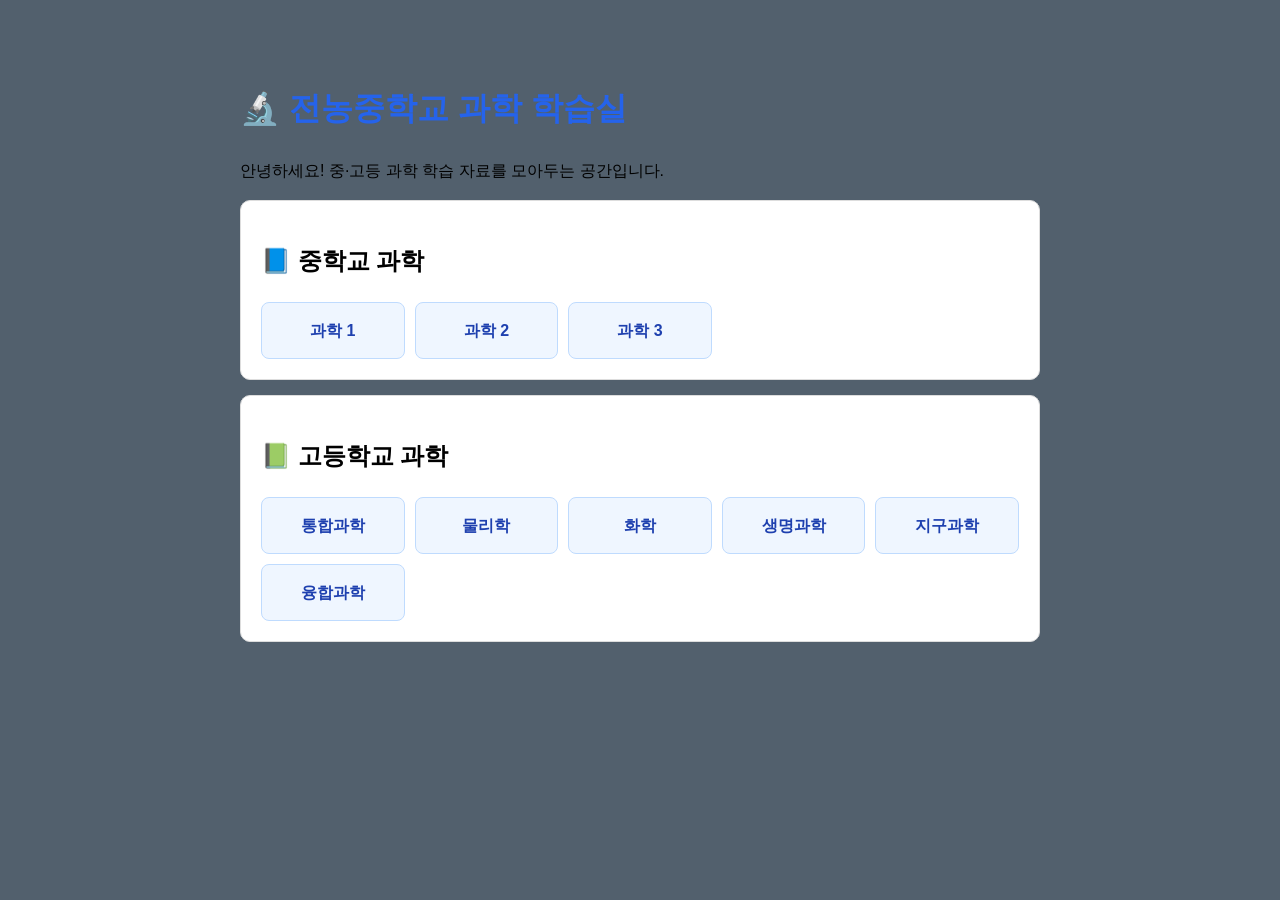
<file: index.html>
<!DOCTYPE html>
<html lang="ko">
<head>
  <link rel="stylesheet" href="style.css">
  <meta charset="UTF-8">
  <title>나의 과학 학습 사이트</title>
  <style>
    body {
      font-family: 'Pretendard', sans-serif;
      max-width: 800px;
      margin: 40px auto;
      padding: 20px;
      line-height: 1.7;
      background: #f9fafb;
    }
    h1 { color: #2563eb; }
    .card {
      border: 1px solid #ddd;
      border-radius: 10px;
      padding: 20px;
      margin: 15px 0;
      background: white;
    }
    /* 과목 버튼 스타일 */
    .subjects {
      display: grid;
      grid-template-columns: repeat(auto-fill, minmax(140px, 1fr));
      gap: 10px;
      margin-top: 12px;
    }
    .subject-btn {
      display: block;
      text-align: center;
      padding: 14px 10px;
      background: #eff6ff;
      border: 1px solid #bfdbfe;
      border-radius: 8px;
      color: #1e40af;
      text-decoration: none;
      font-weight: 600;
      transition: all 0.2s;
    }
    .subject-btn:hover {
      background: #2563eb;
      color: white;
      transform: translateY(-2px);
      box-shadow: 0 4px 8px rgba(37,99,235,0.2);
    }
  </style>
</head>
<body>
  <h1>🔬 전농중학교 과학 학습실</h1>
  <p>안녕하세요! 중·고등 과학 학습 자료를 모아두는 공간입니다.</p>

  <div class="card">
    <h2>📘 중학교 과학</h2>
    <div class="subjects">
      <a class="subject-btn" href="science1.html">과학 1</a>
      <a class="subject-btn" href="science2.html">과학 2</a>
      <a class="subject-btn" href="science3.html">과학 3</a>
    </div>
  </div>

  <div class="card">
    <h2>📗 고등학교 과학</h2>
    <div class="subjects">
      <a class="subject-btn" href="integrated.html">통합과학</a>
      <a class="subject-btn" href="physics.html">물리학</a>
      <a class="subject-btn" href="chemistry.html">화학</a>
      <a class="subject-btn" href="biology.html">생명과학</a>
      <a class="subject-btn" href="earth.html">지구과학</a>
      <a class="subject-btn" href="convergence.html">융합과학</a>
    </div>
  </div>

</body>
</html>
</file>
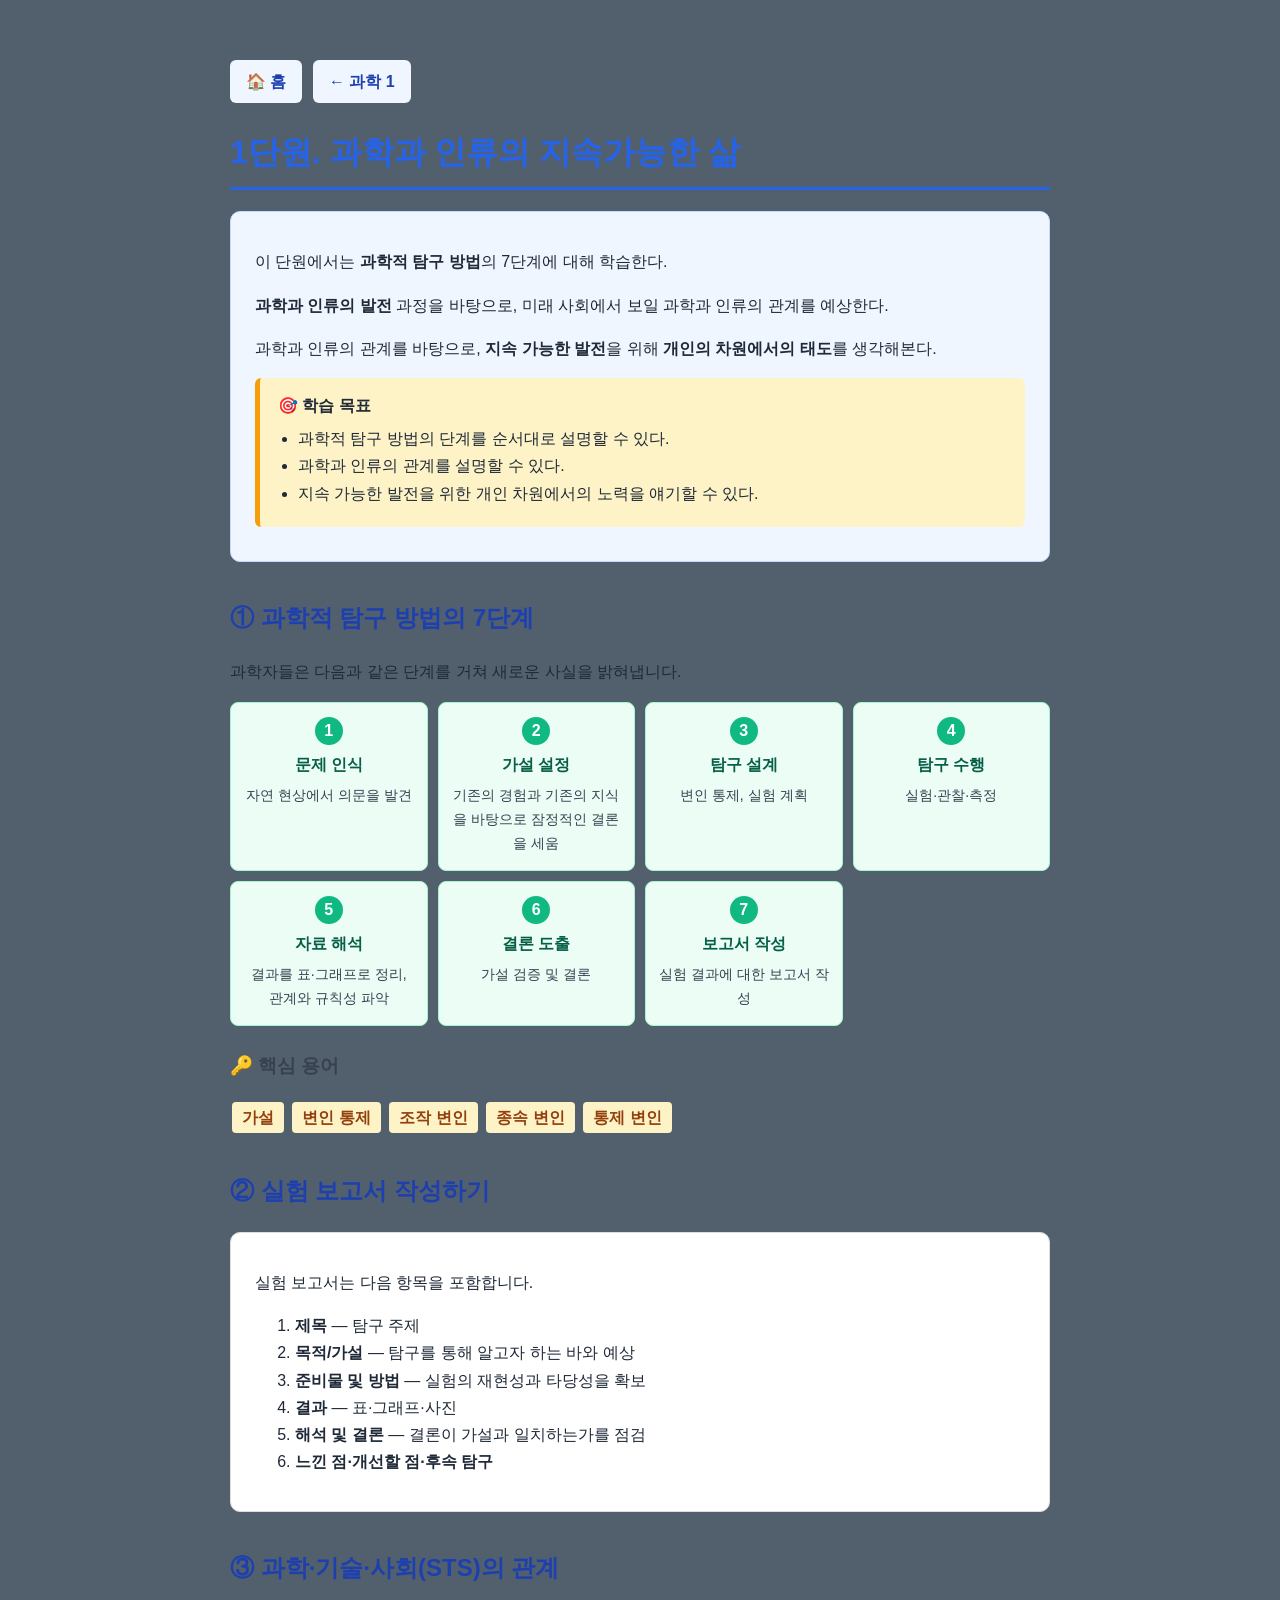
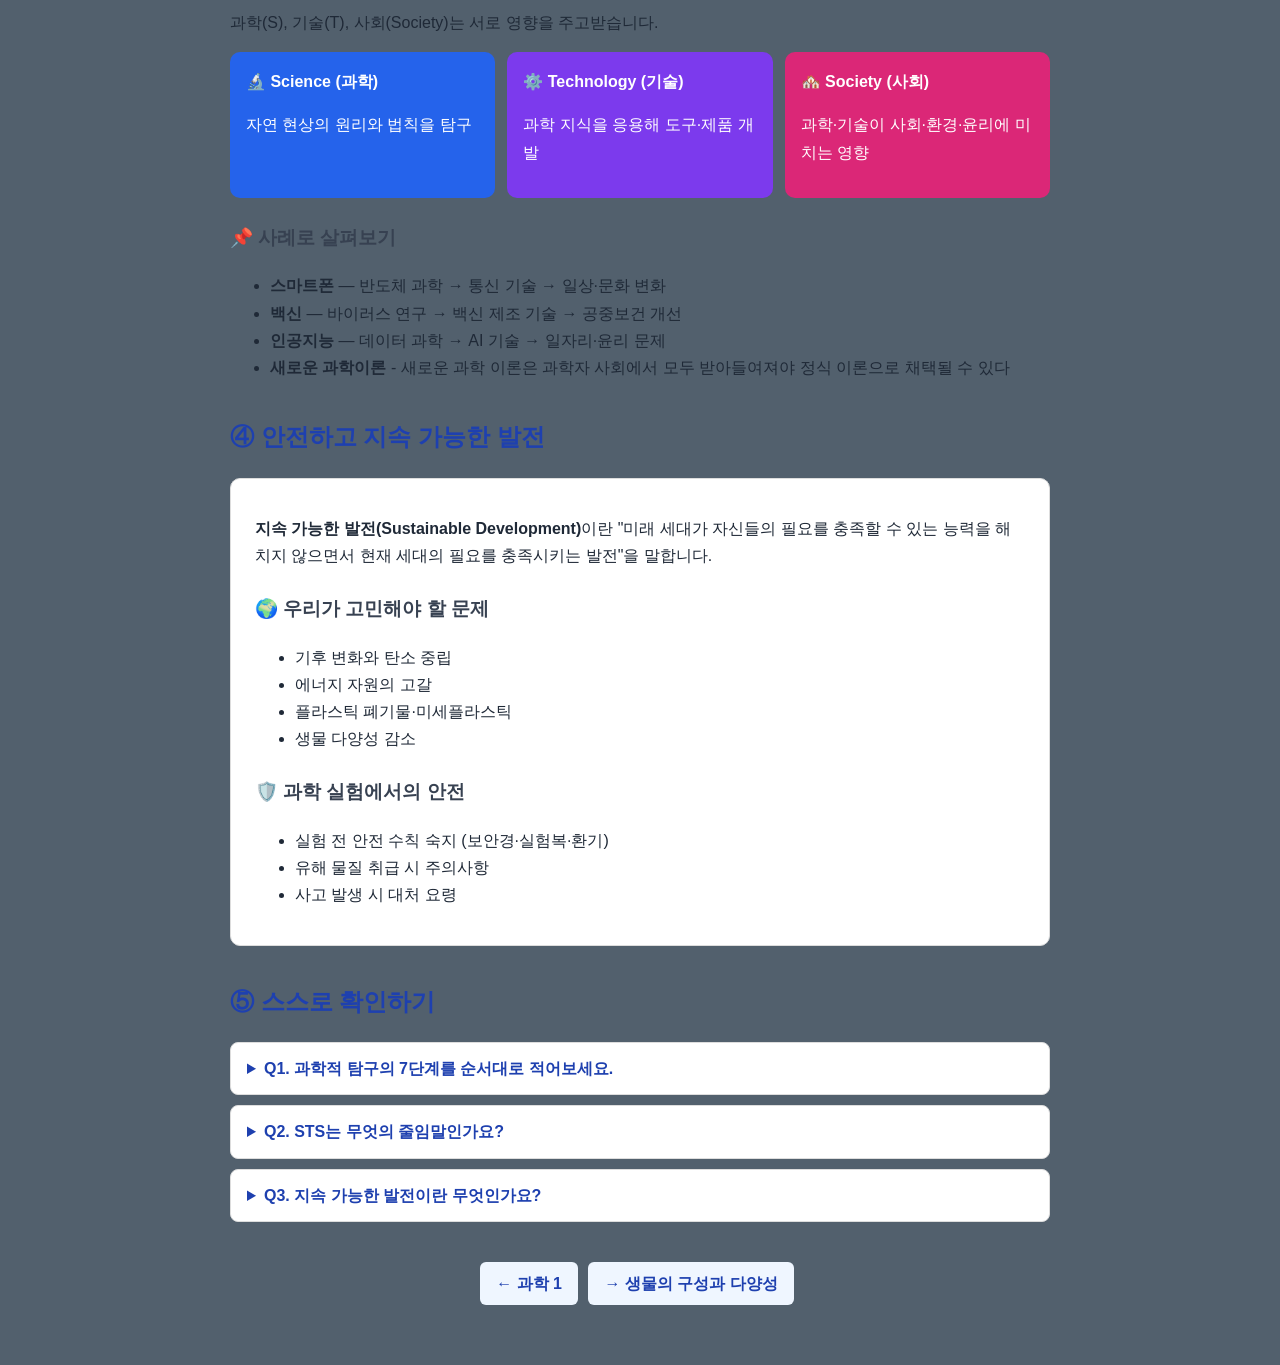
<file: s1-unit1.html>
<!DOCTYPE html>
<html lang="ko">
<head>
  <link rel="stylesheet" href="style.css">
  <meta charset="UTF-8">
  <title>1단원 과학과 인류의 지속가능한 삶 - 과학 1</title>
  <style>
    body {
      font-family: 'Pretendard', sans-serif;
      max-width: 820px;
      margin: 40px auto;
      padding: 20px;
      line-height: 1.7;
      background: #f9fafb;
      color: #1f2937;
    }
    h1 { color: #2563eb; border-bottom: 3px solid #2563eb; padding-bottom: 8px; }
    h2 { color: #1e40af; margin-top: 36px; }
    h3 { color: #374151; margin-top: 24px; }

    .card {
      border: 1px solid #ddd;
      border-radius: 10px;
      padding: 20px 24px;
      margin: 18px 0;
      background: white;
    }
    .intro-card { background: #eff6ff; border-color: #bfdbfe; }

    /* 상단/하단 네비게이션 */
    .nav-btn {
      display: inline-block;
      padding: 8px 16px;
      background: #eff6ff;
      color: #1e40af;
      text-decoration: none;
      border-radius: 6px;
      font-weight: 600;
      margin-right: 6px;
    }
    .nav-btn:hover { background: #2563eb; color: white; }

    /* 학습 목표 박스 */
    .goals {
      background: #fef3c7;
      border-left: 5px solid #f59e0b;
      padding: 14px 18px;
      border-radius: 6px;
      margin: 14px 0;
    }
    .goals ul { margin: 6px 0; padding-left: 20px; }

    /* 탐구 7단계 흐름 */
    .steps {
      display: grid;
      grid-template-columns: repeat(auto-fill, minmax(160px, 1fr));
      gap: 10px;
      margin: 16px 0;
    }
    .step {
      background: #ecfdf5;
      border: 1px solid #a7f3d0;
      border-radius: 8px;
      padding: 14px 12px;
      text-align: center;
    }
    .step-num {
      display: inline-block;
      width: 28px; height: 28px; line-height: 28px;
      background: #10b981; color: white;
      border-radius: 50%;
      font-weight: bold;
      margin-bottom: 6px;
    }
    .step-name { font-weight: 600; color: #065f46; }
    .step-desc { font-size: 0.88em; color: #374151; margin-top: 6px; }

    /* STS 관계 */
    .sts {
      display: grid;
      grid-template-columns: repeat(auto-fit, minmax(220px, 1fr));
      gap: 12px;
      margin-top: 12px;
    }
    .sts-item {
      padding: 16px;
      border-radius: 10px;
      color: white;
    }
    .sts-s { background: #2563eb; }
    .sts-t { background: #7c3aed; }
    .sts-soc { background: #db2777; }
    .sts-item h4 { margin: 0 0 8px 0; }

    /* 핵심 용어 */
    .keyword {
      display: inline-block;
      padding: 2px 10px;
      background: #fef3c7;
      border-radius: 4px;
      font-weight: 600;
      color: #92400e;
      margin: 2px;
    }

    /* 확인학습 */
    details {
      background: white;
      border: 1px solid #ddd;
      border-radius: 8px;
      padding: 12px 16px;
      margin: 10px 0;
    }
    details summary {
      cursor: pointer;
      font-weight: 600;
      color: #1e40af;
    }
    details[open] summary { margin-bottom: 10px; }
        /* 클릭 가능한 용어 */
    .keyword {
      cursor: pointer;
      user-select: none;
    }
    .keyword:hover {
      background: #fde68a;
      box-shadow: 0 2px 4px rgba(0,0,0,0.1);
    }

    /* 팝업 배경(어두운 막) */
    .modal-overlay {
      display: none;
      position: fixed;
      inset: 0;
      background: rgba(0,0,0,0.5);
      z-index: 100;
      justify-content: center;
      align-items: center;
      padding: 20px;
    }
    .modal-overlay.active {
      display: flex;
    }

    /* 팝업 본체 */
    .modal {
      background: white;
      border-radius: 12px;
      max-width: 480px;
      width: 100%;
      padding: 24px 28px;
      position: relative;
      box-shadow: 0 20px 50px rgba(0,0,0,0.3);
      animation: modalIn 0.2s ease-out;
    }
    @keyframes modalIn {
      from { opacity: 0; transform: translateY(-10px); }
      to   { opacity: 1; transform: translateY(0); }
    }
    .modal h3 {
      color: #1e40af;
      margin: 0 0 12px 0;
      padding-right: 30px;
    }
    .modal p {
      margin: 0;
      color: #374151;
    }

    /* X 닫기 버튼 */
    .modal-close {
      position: absolute;
      top: 12px;
      right: 14px;
      width: 32px;
      height: 32px;
      border: none;
      background: #f3f4f6;
      border-radius: 50%;
      font-size: 18px;
      cursor: pointer;
      color: #6b7280;
      line-height: 1;
    }
    .modal-close:hover {
      background: #ef4444;
      color: white;
    }
  </style>
</head>
<body>
  <!-- 상단 네비게이션 -->
  <div>
    <a class="nav-btn" href="index.html">🏠 홈</a>
    <a class="nav-btn" href="science1.html">← 과학 1</a>
  </div>

  <h1>1단원. <strong>과학과 인류의 지속가능한 삶</strong></h1>

  <!-- 단원 소개 -->
  <div class="card intro-card">
    <p>이 단원에서는 <strong>과학적 탐구 방법</strong>의 7단계에 대해 학습한다.</p>
    <p><strong>과학과 인류의 발전</strong> 과정을 바탕으로, 미래 사회에서 보일 과학과 인류의 관계를 예상한다.</p>
    <p>과학과 인류의 관계를 바탕으로, <strong>지속 가능한 발전</strong>을 위해 <strong>개인의 차원에서의 태도</strong>를 생각해본다.</p>

    <div class="goals">
      <strong>🎯 학습 목표</strong>
      <ul>
        <li>과학적 탐구 방법의 단계를 순서대로 설명할 수 있다.</li>
        <li>과학과 인류의 관계를 설명할 수 있다.</li>
        <li>지속 가능한 발전을 위한 개인 차원에서의 노력을 얘기할 수 있다.</li>
      </ul>
    </div>
  </div>

  <!-- 1. 과학적 탐구 방법 -->
  <h2>① 과학적 탐구 방법의 7단계</h2>
  <p>과학자들은 다음과 같은 단계를 거쳐 새로운 사실을 밝혀냅니다.</p>

  <div class="steps">
    <div class="step">
      <div class="step-num">1</div>
      <div class="step-name">문제 인식</div>
      <div class="step-desc">자연 현상에서 의문을 발견</div>
    </div>
    <div class="step">
      <div class="step-num">2</div>
      <div class="step-name">가설 설정</div>
      <div class="step-desc">기존의 경험과 기존의 지식을 바탕으로 잠정적인 결론을 세움</div>
    </div>
    <div class="step">
      <div class="step-num">3</div>
      <div class="step-name">탐구 설계</div>
      <div class="step-desc">변인 통제, 실험 계획</div>
    </div>
    <div class="step">
      <div class="step-num">4</div>
      <div class="step-name">탐구 수행</div>
      <div class="step-desc">실험·관찰·측정</div>
    </div>
    <div class="step">
      <div class="step-num">5</div>
      <div class="step-name">자료 해석</div>
      <div class="step-desc">결과를 표·그래프로 정리, 관계와 규칙성 파악</div>
    </div>
    <div class="step">
      <div class="step-num">6</div>
      <div class="step-name">결론 도출</div>
      <div class="step-desc">가설 검증 및 결론</div>
    </div>
    <div class="step">
      <div class="step-num">7</div>
      <div class="step-name">보고서 작성</div>
      <div class="step-desc">실험 결과에 대한 보고서 작성</div>
    </div>
  </div>

  <h3>🔑 핵심 용어</h3>
<p>
  <span class="keyword"
        data-term="가설"
        data-def="인식한 문제에 대한 잠정적인 결론, 가짜 설명. 탐구 결론과 비교하여 가설의 타당성을 검증한다.">가설</span>

  <span class="keyword"
        data-term="변인 통제"
        data-def="실험에서 알아보고 싶은 조건 외의 다른 조건들을 모두 같게 유지하는 것. 결과의 원인을 명확히 하기 위해 반드시 필요하다.">변인 통제</span>

  <span class="keyword"
        data-term="조작 변인"
        data-def="실험에서 의도적으로 변화시키는 변인. 결과에 대한 원인에 해당한다.">조작 변인</span>

  <span class="keyword"
        data-term="종속 변인"
        data-def="조작 변인의 변화에 따라 달라지는 변인. 즉, 실험에서 측정된 결과에 해당한다.">종속 변인</span>

  <span class="keyword"
        data-term="통제 변인"
        data-def="실험 동안 일정하게 유지하는 변인. 변인 통제를 위해 바뀌지 않은 요인들이다.">통제 변인</span>
</p>

  <!-- 2. 실험 보고서 -->
  <h2>② 실험 보고서 작성하기</h2>
  <div class="card">
    <p>실험 보고서는 다음 항목을 포함합니다.</p>
    <ol>
      <li><strong>제목</strong> — 탐구 주제</li>
      <li><strong>목적/가설</strong> — 탐구를 통해 알고자 하는 바와 예상</li>
      <li><strong>준비물 및 방법</strong> — 실험의 재현성과 타당성을 확보</li>
      <li><strong>결과</strong> — 표·그래프·사진</li>
      <li><strong>해석 및 결론</strong> — 결론이 가설과 일치하는가를 점검</li>
      <li><strong>느낀 점·개선할 점·후속 탐구</strong></li>
    </ol>
  </div>

  <!-- 3. STS 관계 -->
  <h2>③ 과학·기술·사회(STS)의 관계</h2>
  <p>과학(S), 기술(T), 사회(Society)는 서로 영향을 주고받습니다.</p>

  <div class="sts">
    <div class="sts-item sts-s">
      <h4>🔬 Science (과학)</h4>
      <p>자연 현상의 원리와 법칙을 탐구</p>
    </div>
    <div class="sts-item sts-t">
      <h4>⚙️ Technology (기술)</h4>
      <p>과학 지식을 응용해 도구·제품 개발</p>
    </div>
    <div class="sts-item sts-soc">
      <h4>🏘️ Society (사회)</h4>
      <p>과학·기술이 사회·환경·윤리에 미치는 영향</p>
    </div>
  </div>

  <h3>📌 사례로 살펴보기</h3>
  <ul>
    <li><strong>스마트폰</strong> — 반도체 과학 → 통신 기술 → 일상·문화 변화</li>
    <li><strong>백신</strong> — 바이러스 연구 → 백신 제조 기술 → 공중보건 개선</li>
    <li><strong>인공지능</strong> — 데이터 과학 → AI 기술 → 일자리·윤리 문제</li>
    <li><strong>새로운 과학이론</strong> - 새로운 과학 이론은 과학자 사회에서 모두 받아들여져야 정식 이론으로 채택될 수 있다</li>
  </ul>

  <!-- 4. 지속 가능한 발전 -->
  <h2>④ 안전하고 지속 가능한 발전</h2>
  <div class="card">
    <p><strong>지속 가능한 발전(Sustainable Development)</strong>이란
    "미래 세대가 자신들의 필요를 충족할 수 있는 능력을 해치지 않으면서
    현재 세대의 필요를 충족시키는 발전"을 말합니다.</p>

    <h3>🌍 우리가 고민해야 할 문제</h3>
    <ul>
      <li>기후 변화와 탄소 중립</li>
      <li>에너지 자원의 고갈</li>
      <li>플라스틱 폐기물·미세플라스틱</li>
      <li>생물 다양성 감소</li>
    </ul>

    <h3>🛡️ 과학 실험에서의 안전</h3>
    <ul>
      <li>실험 전 안전 수칙 숙지 (보안경·실험복·환기)</li>
      <li>유해 물질 취급 시 주의사항</li>
      <li>사고 발생 시 대처 요령</li>
    </ul>
  </div>

  <!-- 5. 확인 학습 -->
  <h2>⑤ 스스로 확인하기</h2>

  <details>
    <summary>Q1. 과학적 탐구의 7단계를 순서대로 적어보세요.</summary>
    <p>문제 인식 → 가설 설정 → 탐구 설계 → 탐구 수행 → 자료 해석 → 결론 도출 → 보고서 작성</p>
  </details>

  <details>
    <summary>Q2. STS는 무엇의 줄임말인가요?</summary>
    <p>Science(과학), Technology(기술), Society(사회)</p>
  </details>

  <details>
    <summary>Q3. 지속 가능한 발전이란 무엇인가요?</summary>
    <p>미래 세대의 필요를 해치지 않으면서 현재 세대의 필요를 충족시키는 발전.</p>
  </details>

  <!-- 하단 네비게이션 -->
  <div style="margin-top: 40px; text-align: center;">
    <a class="nav-btn" href="science1.html">← 과학 1</a>
    <a class="nav-btn" href="s1-unit2.html">→ 생물의 구성과 다양성</a>
  </div>
    <!-- 용어 설명 팝업 -->
  <div class="modal-overlay" id="termModal">
    <div class="modal">
      <button class="modal-close" id="modalCloseBtn" aria-label="닫기">✕</button>
      <h3 id="modalTerm"></h3>
      <p id="modalDef"></p>
    </div>
  </div>

  <script>
    const overlay = document.getElementById('termModal');
    const termEl  = document.getElementById('modalTerm');
    const defEl   = document.getElementById('modalDef');
    const closeBtn = document.getElementById('modalCloseBtn');

    // 모든 .keyword 요소에 클릭 이벤트 연결
    document.querySelectorAll('.keyword').forEach(el => {
      el.addEventListener('click', () => {
        termEl.textContent = el.dataset.term;
        defEl.textContent  = el.dataset.def;
        overlay.classList.add('active');
      });
    });

    // 닫기: X 버튼
    closeBtn.addEventListener('click', () => {
      overlay.classList.remove('active');
    });

    // 닫기: 배경(어두운 부분) 클릭
    overlay.addEventListener('click', (e) => {
      if (e.target === overlay) overlay.classList.remove('active');
    });

    // 닫기: ESC 키
    document.addEventListener('keydown', (e) => {
      if (e.key === 'Escape') overlay.classList.remove('active');
    });
  </script>
</body>
</html>
</file>
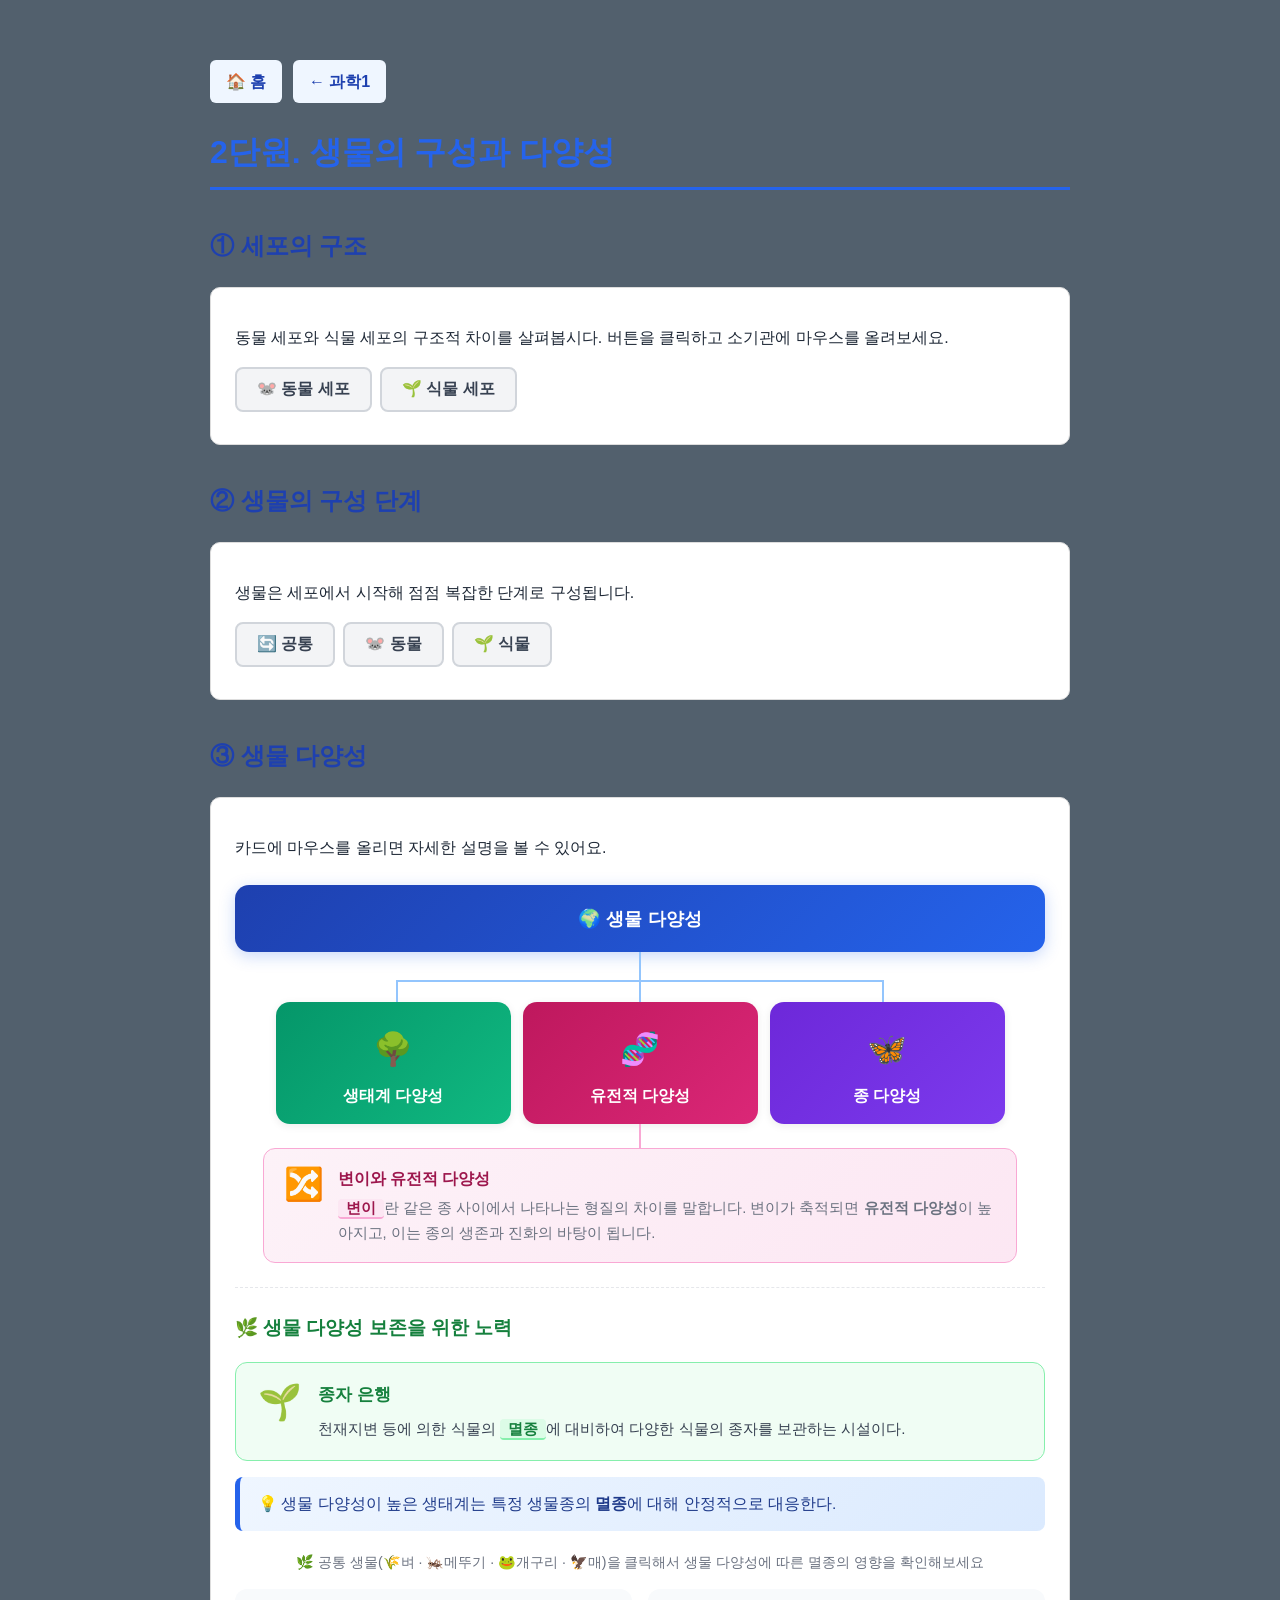
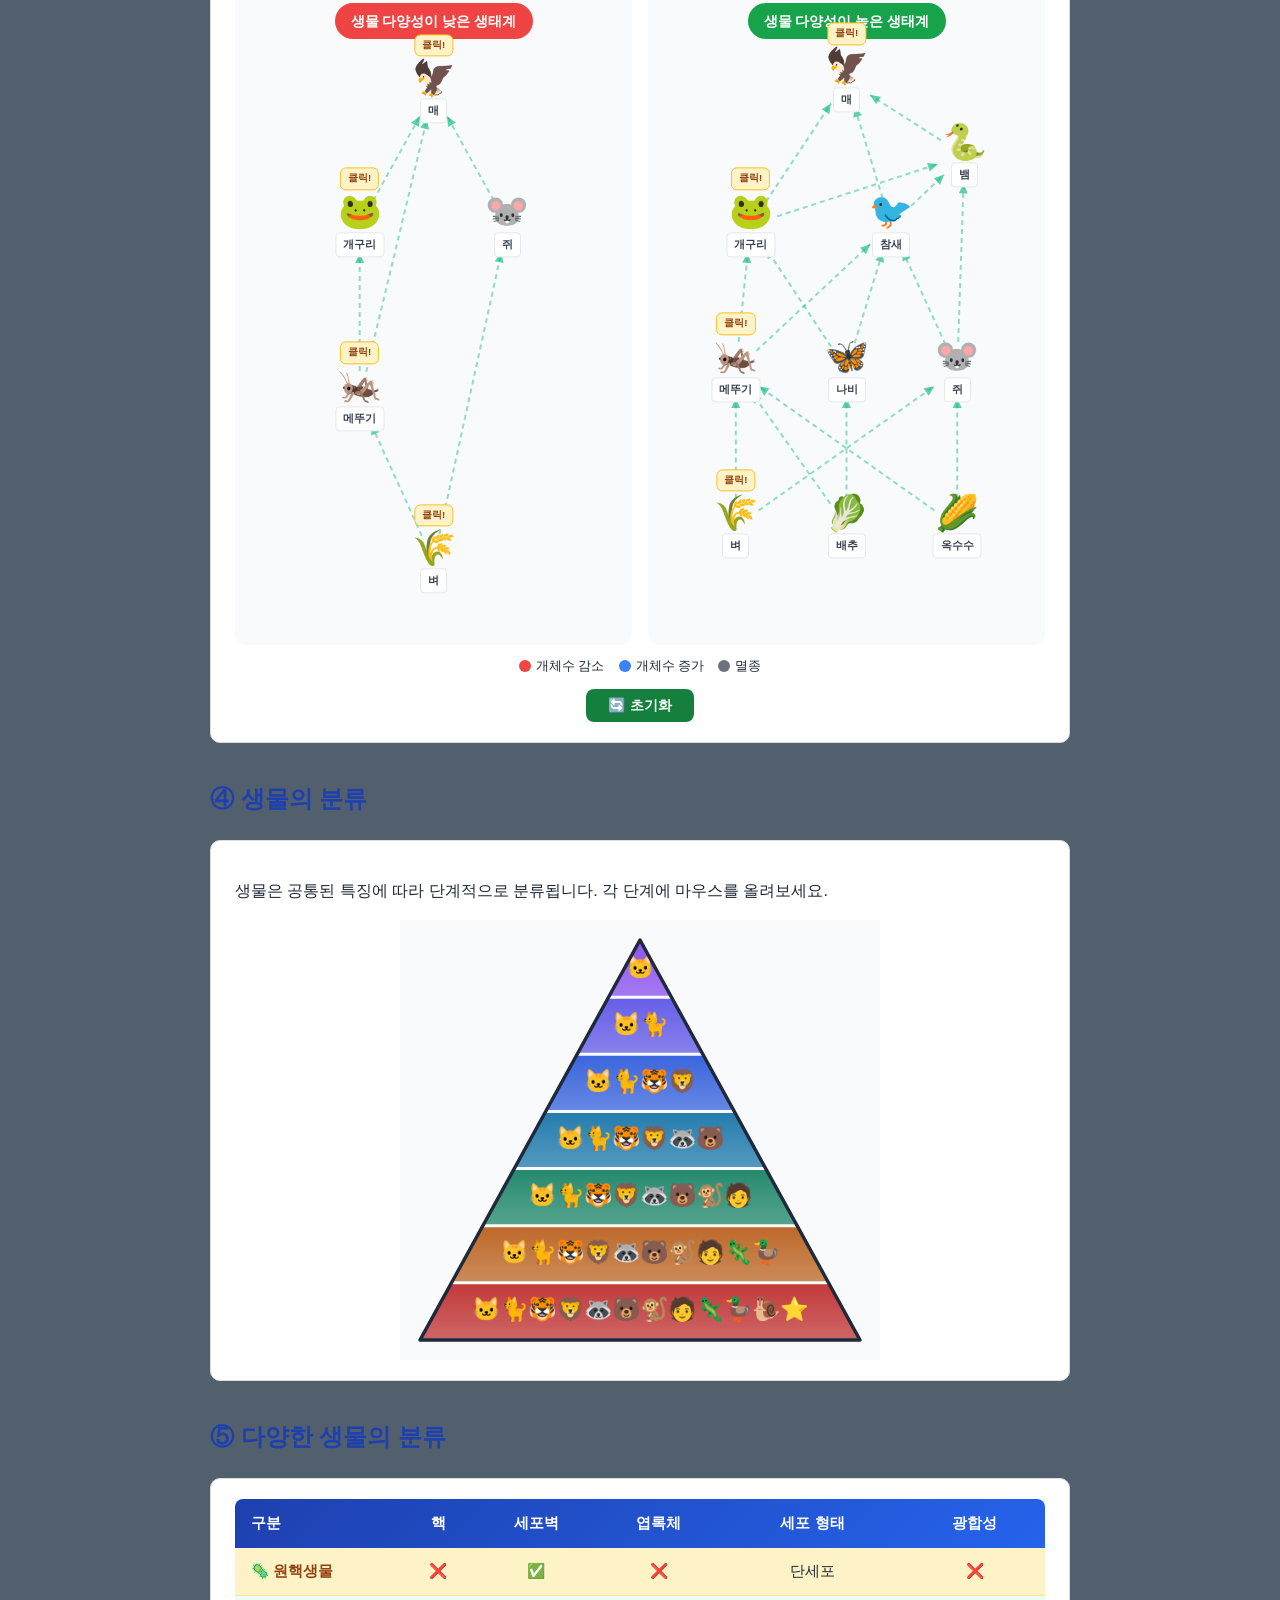
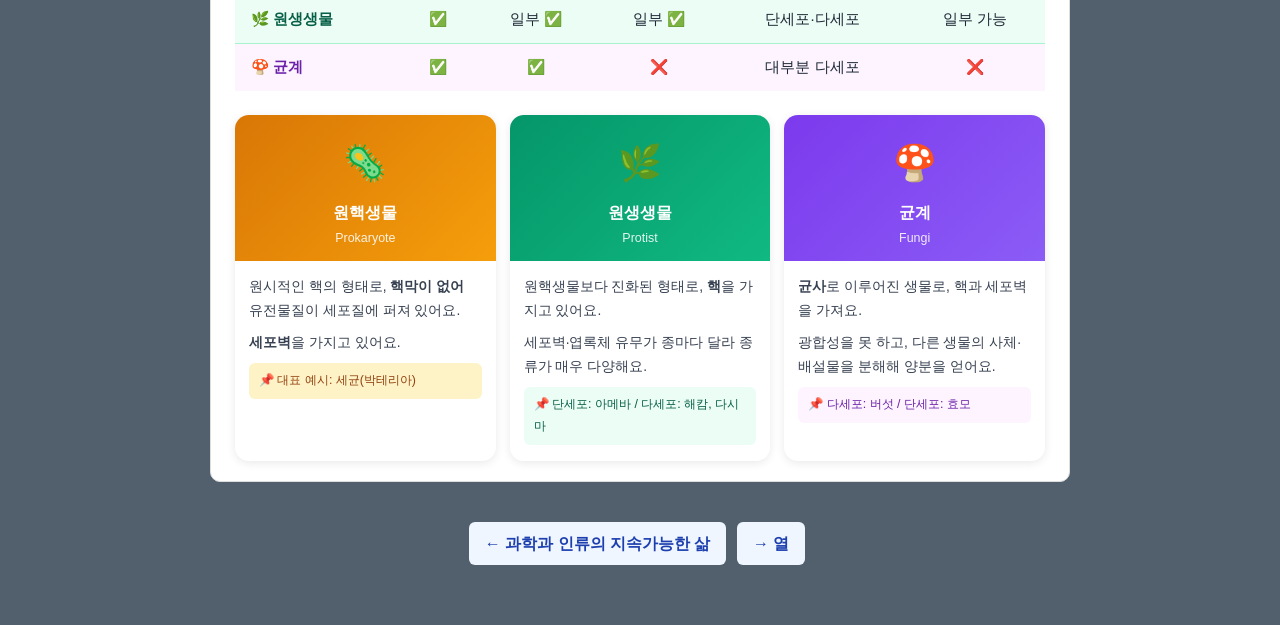
<file: s1-unit2.html>
<!DOCTYPE html>
<html lang="ko">
<head>
  <link rel="stylesheet" href="style.css">
<meta charset="UTF-8">
<title>2단원 생물의 구성과 다양성 - 과학 1</title>
<style>
body{font-family:'Pretendard',sans-serif;max-width:860px;margin:40px auto;padding:20px;line-height:1.7;background:#f9fafb;color:#1f2937;}
h1{color:#2563eb;border-bottom:3px solid #2563eb;padding-bottom:8px;}
h2{color:#1e40af;margin-top:36px;}
h3{color:#374151;margin-top:20px;}
.card{border:1px solid #ddd;border-radius:10px;padding:20px 24px;margin:18px 0;background:white;}
.nav-btn{display:inline-block;padding:8px 16px;background:#eff6ff;color:#1e40af;text-decoration:none;border-radius:6px;font-weight:600;margin-right:6px;}
.nav-btn:hover{background:#2563eb;color:white;}

/* 토글 */
.toggle-group{display:flex;gap:8px;margin:12px 0;flex-wrap:wrap;}
.toggle-btn{padding:10px 20px;background:#f3f4f6;border:2px solid #d1d5db;border-radius:8px;cursor:pointer;font-weight:600;font-size:1em;color:#374151;transition:all 0.2s;}
.toggle-btn:hover{background:#e5e7eb;}
.toggle-btn.active{background:#2563eb;border-color:#2563eb;color:white;}
.toggle-content{display:none;padding:16px;background:#f9fafb;border-radius:8px;margin-top:10px;border:1px solid #e5e7eb;}
.toggle-content.active{display:block;animation:fadeIn 0.3s;}
@keyframes fadeIn{from{opacity:0}to{opacity:1}}

/* 세포 캔버스 */
.cell-scene{position:relative;width:100%;max-width:480px;margin:12px auto 0;border-radius:16px;background:#0f172a;}
.cell-scene canvas{display:block;width:100%;border-radius:16px;}
.cell-tooltip{position:absolute;background:rgba(15,23,42,0.92);color:#e2e8f0;font-size:0.82em;padding:8px 12px;border-radius:8px;max-width:170px;line-height:1.5;pointer-events:none;opacity:0;transition:opacity 0.2s;z-index:20;border:1px solid rgba(255,255,255,0.12);white-space:normal;}
.cell-tooltip.show{opacity:1;}
.cell-tooltip strong{color:#7dd3fc;display:block;margin-bottom:2px;}

/* 구성 단계 */
.stages{display:flex;flex-wrap:wrap;align-items:center;justify-content:center;gap:8px;margin:16px 0;}
.stage{background:#ecfdf5;border:1px solid #a7f3d0;color:#065f46;padding:10px 18px;border-radius:8px;font-weight:600;}
.arrow{color:#10b981;font-weight:bold;font-size:1.3em;}
.stage-desc{background:#fef3c7;border-left:4px solid #f59e0b;padding:8px 14px;margin:4px 0;border-radius:4px;font-size:0.95em;}

/* 생물 다양성 */
.diversity-section{margin:24px 0;}
.diversity-root{display:flex;align-items:center;justify-content:center;gap:10px;background:linear-gradient(135deg,#1e40af,#2563eb);color:white;padding:18px 24px;border-radius:14px;font-weight:700;font-size:1.15em;box-shadow:0 4px 16px rgba(37,99,235,0.25);}
.diversity-tree{display:flex;flex-direction:column;align-items:center;}
.tree-vline{width:2px;height:28px;background:#93c5fd;}
.diversity-cards{display:grid;grid-template-columns:repeat(3,1fr);gap:12px;width:90%;}
.div-card{border-radius:14px;cursor:pointer;overflow:hidden;box-shadow:0 2px 8px rgba(0,0,0,0.08);transition:transform 0.22s,box-shadow 0.22s;}
.div-card:hover{transform:translateY(-5px);box-shadow:0 10px 24px rgba(0,0,0,0.13);}
.div-card-header{padding:20px 14px 14px;text-align:center;color:white;font-weight:700;}
.div-eco .div-card-header{background:linear-gradient(135deg,#059669,#10b981);}
.div-species .div-card-header{background:linear-gradient(135deg,#6d28d9,#7c3aed);}
.div-gene .div-card-header{background:linear-gradient(135deg,#be185d,#db2777);}
.div-card-icon{font-size:2em;display:block;margin-bottom:6px;}
.div-card-body{max-height:0;overflow:hidden;transition:max-height 0.35s ease,padding 0.3s;background:white;font-size:0.9em;color:#374151;padding:0 14px;line-height:1.6;}
.div-card:hover .div-card-body{max-height:120px;padding:12px 14px;}
.variation-box{display:flex;flex-direction:column;align-items:center;width:100%;}
.variation-vline{width:2px;height:24px;background:#f9a8d4;}
.variation-info{width:88%;background:linear-gradient(135deg,#fdf2f8,#fce7f3);border:1.5px solid #f9a8d4;border-radius:12px;padding:16px 20px;display:flex;align-items:flex-start;gap:14px;}
.variation-icon{font-size:2em;flex-shrink:0;line-height:1.2;}
.variation-text h4{margin:0 0 4px 0;color:#9d174d;font-size:1em;}
.variation-text p{margin:0;color:#6b7280;font-size:0.92em;}
.variation-keyword{cursor:pointer;background:#fce7f3;color:#9d174d;font-weight:700;padding:1px 8px;border-radius:4px;border-bottom:2px solid #f9a8d4;}
.variation-keyword:hover{background:#fbcfe8;}

/* 구분선 */
.section-divider{width:100%;border:none;border-top:1.5px dashed #e5e7eb;margin:24px 0;}

/* 종자 은행 */
.seed-bank{background:#f0fdf4;border:1.5px solid #86efac;border-radius:12px;padding:18px 22px;margin-bottom:16px;display:flex;align-items:flex-start;gap:16px;}
.seed-bank-icon{font-size:2.2em;line-height:1.2;flex-shrink:0;}
.seed-bank-title{font-weight:700;font-size:1.05em;color:#15803d;margin-bottom:6px;}
.seed-bank-desc{color:#374151;font-size:0.95em;line-height:1.7;}

/* 강조 박스 */
.highlight-box{background:linear-gradient(135deg,#eff6ff,#dbeafe);border-left:5px solid #2563eb;border-radius:8px;padding:14px 18px;color:#1e3a8a;font-size:0.97em;line-height:1.7;margin-bottom:20px;}

/* 생태계 시뮬레이션 */
.eco-subtitle{font-size:0.88em;color:#6b7280;margin-bottom:14px;text-align:center;}
.eco-wrap{display:grid;grid-template-columns:1fr 1fr;gap:16px;}
.eco-box{background:#f8fafc;border-radius:12px;padding:14px;position:relative;}
.eco-title-badge{text-align:center;font-weight:700;font-size:0.9em;padding:6px 16px;border-radius:20px;color:white;margin-bottom:12px;display:inline-block;position:relative;left:50%;transform:translateX(-50%);}
.low-badge{background:#ef4444;}
.high-badge{background:#16a34a;}
.eco-canvas-wrap{position:relative;width:100%;}
.eco-canvas-wrap canvas{display:block;width:100%;border-radius:8px;background:#f8fafc;}
.eco-node{position:absolute;display:flex;flex-direction:column;align-items:center;transform:translate(-50%,-50%);transition:opacity 0.5s,filter 0.5s;z-index:2;}
.eco-node.clickable{cursor:pointer;}
.eco-node.clickable:hover .eco-icon{transform:scale(1.15);filter:drop-shadow(0 0 8px #fbbf24);}
.eco-icon{font-size:2.2em;line-height:1;transition:transform 0.2s,filter 0.3s;user-select:none;}
.eco-label{font-size:0.7em;font-weight:600;color:#374151;background:rgba(255,255,255,0.95);padding:2px 7px;border-radius:4px;margin-top:3px;white-space:nowrap;border:1px solid #e5e7eb;}
.eco-node.extinct{opacity:0.15;filter:grayscale(1);}
.eco-node.increase .eco-icon{filter:drop-shadow(0 0 10px #3b82f6);}
.eco-node.increase .eco-label{background:#dbeafe;color:#1d4ed8;border-color:#93c5fd;}
.eco-node.decrease .eco-icon{filter:drop-shadow(0 0 10px #ef4444);}
.eco-node.decrease .eco-label{background:#fee2e2;color:#b91c1c;border-color:#fca5a5;}
.eco-badge{position:absolute;top:-13px;right:-16px;font-size:0.6em;font-weight:700;padding:2px 6px;border-radius:8px;opacity:0;transition:opacity 0.5s;white-space:nowrap;}
.eco-node.increase .eco-badge{opacity:1;background:#3b82f6;color:white;}
.eco-node.decrease .eco-badge{opacity:1;background:#ef4444;color:white;}
.eco-node.extinct  .eco-badge{opacity:1;background:#6b7280;color:white;}
.eco-hint{position:absolute;top:-26px;left:50%;transform:translateX(-50%);background:#fef3c7;border:1px solid #fbbf24;color:#92400e;font-size:0.6em;font-weight:700;padding:2px 7px;border-radius:6px;white-space:nowrap;pointer-events:none;animation:hint 1.2s infinite;}
@keyframes hint{0%,100%{transform:translateX(-50%) translateY(0);}50%{transform:translateX(-50%) translateY(-3px);}}
.eco-legend{display:flex;gap:14px;justify-content:center;margin-top:10px;font-size:0.8em;flex-wrap:wrap;}
.eco-leg{display:flex;align-items:center;gap:5px;}
.eco-leg-dot{width:12px;height:12px;border-radius:50%;}
.eco-reset{display:block;margin:12px auto 0;padding:7px 22px;background:#15803d;color:white;border:none;border-radius:8px;font-size:0.88em;font-weight:600;cursor:pointer;}
.eco-reset:hover{background:#166534;}
.eco-explain{display:none;gap:12px;margin-top:14px;}
.eco-explain.show{display:grid;grid-template-columns:1fr 1fr;}
.eco-exp-card{background:white;border-radius:10px;padding:12px 16px;font-size:0.84em;color:#374151;line-height:1.75;box-shadow:0 2px 6px rgba(0,0,0,0.07);}
.eco-exp-card.low{border-left:4px solid #ef4444;}
.eco-exp-card.high{border-left:4px solid #16a34a;}
.eco-exp-title{font-weight:700;margin-bottom:5px;}
.eco-exp-card.low .eco-exp-title{color:#b91c1c;}
.eco-exp-card.high .eco-exp-title{color:#15803d;}

/* 피라미드 */
.pyramid-scene{position:relative;width:100%;max-width:480px;margin:12px auto 0;}
.pyramid-scene canvas{display:block;width:100%;}
.pyr-tip{position:absolute;background:rgba(15,23,42,0.93);color:#e2e8f0;font-size:0.82em;padding:9px 14px;border-radius:8px;border:1px solid rgba(255,255,255,0.13);pointer-events:none;opacity:0;transition:opacity 0.18s;max-width:220px;line-height:1.6;white-space:normal;z-index:10;}
.pyr-tip strong{color:#7dd3fc;display:block;margin-bottom:3px;}
.pyr-tip.show{opacity:1;}

/* 팝업 */
.modal-overlay{display:none;position:fixed;inset:0;background:rgba(0,0,0,0.5);z-index:100;justify-content:center;align-items:center;padding:20px;}
.modal-overlay.active{display:flex;}
.modal{background:white;border-radius:12px;max-width:480px;width:100%;padding:24px 28px;position:relative;box-shadow:0 20px 50px rgba(0,0,0,0.3);animation:modalIn 0.2s;}
@keyframes modalIn{from{opacity:0;transform:translateY(-10px)}to{opacity:1;transform:translateY(0)}}
.modal h3{color:#1e40af;margin:0 0 12px 0;padding-right:30px;}
.modal p{margin:0;color:#374151;}
.modal-close{position:absolute;top:12px;right:14px;width:32px;height:32px;border:none;background:#f3f4f6;border-radius:50%;font-size:18px;cursor:pointer;color:#6b7280;}
.modal-close:hover{background:#ef4444;color:white;}
</style>
</head>
<body>

<div>
  <a class="nav-btn" href="index.html">🏠 홈</a>
  <a class="nav-btn" href="science1.html">← 과학1</a>
</div>

<h1>2단원. 생물의 구성과 다양성</h1>

<!-- ① 세포의 구조 -->
<h2>① 세포의 구조</h2>
<div class="card">
  <p>동물 세포와 식물 세포의 구조적 차이를 살펴봅시다. 버튼을 클릭하고 소기관에 마우스를 올려보세요.</p>
  <div class="toggle-group">
    <button class="toggle-btn" data-target="cell-animal">🐭 동물 세포</button>
    <button class="toggle-btn" data-target="cell-plant">🌱 식물 세포</button>
  </div>
  <div class="toggle-content" id="cell-animal">
    <h3>🐭 동물 세포</h3>
    <div class="cell-scene"><canvas id="canvas-animal"></canvas><div class="cell-tooltip" id="tip-animal"></div></div>
  </div>
  <div class="toggle-content" id="cell-plant">
    <h3>🌱 식물 세포</h3>
    <div class="cell-scene"><canvas id="canvas-plant"></canvas><div class="cell-tooltip" id="tip-plant"></div></div>
  </div>
</div>

<!-- ② 생물의 구성 단계 -->
<h2>② 생물의 구성 단계</h2>
<div class="card">
  <p>생물은 세포에서 시작해 점점 복잡한 단계로 구성됩니다.</p>
  <div class="toggle-group">
    <button class="toggle-btn" data-target="stage-common">🔄 공통</button>
    <button class="toggle-btn" data-target="stage-animal">🐭 동물</button>
    <button class="toggle-btn" data-target="stage-plant">🌱 식물</button>
  </div>
  <div class="toggle-content" id="stage-common">
    <h3>🔄 공통 구성 단계</h3>
    <div class="stages"><span class="stage">세포</span><span class="arrow">→</span><span class="stage">조직</span><span class="arrow">→</span><span class="stage">기관</span><span class="arrow">→</span><span class="stage">개체</span></div>
    <div class="stage-desc"><strong>세포 → 조직:</strong> 형태와 기능이 유사한 세포가 모여 조직을 구성</div>
    <div class="stage-desc"><strong>조직 → 기관:</strong> 서로 기능이 다른 조직이 모여 기관을 구성</div>
    <div class="stage-desc"><strong>기관 → 개체:</strong> 서로 다른 기관이 모여 개체를 구성</div>
  </div>
  <div class="toggle-content" id="stage-animal">
    <h3>🐭 동물의 구성 단계</h3>
    <div class="stages"><span class="stage">세포</span><span class="arrow">→</span><span class="stage">조직</span><span class="arrow">→</span><span class="stage">기관</span><span class="arrow">→</span><span class="stage" style="background:#fce7f3;border-color:#f9a8d4;color:#9d174d;">기관계</span><span class="arrow">→</span><span class="stage">개체</span></div>
    <div class="stage-desc"><strong>기관 → 기관계:</strong> 형태가 다르지만 기능이 유사한 기관이 모여 기관계를 구성</div>
    <p style="margin-top:10px;font-size:0.95em;">예: 소화계, 순환계, 호흡계, 신경계 등</p>
  </div>
  <div class="toggle-content" id="stage-plant">
    <h3>🌱 식물의 구성 단계</h3>
    <div class="stages"><span class="stage">세포</span><span class="arrow">→</span><span class="stage">조직</span><span class="arrow">→</span><span class="stage" style="background:#dcfce7;border-color:#86efac;color:#14532d;">조직계</span><span class="arrow">→</span><span class="stage">기관</span><span class="arrow">→</span><span class="stage">개체</span></div>
    <div class="stage-desc"><strong>조직 → 조직계:</strong> 형태가 다르지만 기능이 유사한 조직이 모여 조직계를 구성</div>
    <p style="margin-top:10px;font-size:0.95em;">예: 표피 조직계, 관다발 조직계, 기본 조직계</p>
  </div>
</div>

<!-- ③ 생물 다양성 + 보존 통합 -->
<h2>③ 생물 다양성</h2>
<div class="card">
  <p>카드에 마우스를 올리면 자세한 설명을 볼 수 있어요.</p>
  <div class="diversity-section">
    <div class="diversity-root">🌍 생물 다양성</div>
    <div class="diversity-tree">
      <div class="tree-vline"></div>
      <div style="width:90%;display:flex;position:relative;height:22px;">
        <div style="position:absolute;top:0;left:16.67%;right:16.67%;height:2px;background:#93c5fd;"></div>
        <div style="flex:1;display:flex;justify-content:center;"><div style="width:2px;height:22px;background:#93c5fd;"></div></div>
        <div style="flex:1;display:flex;justify-content:center;"><div style="width:2px;height:22px;background:#93c5fd;"></div></div>
        <div style="flex:1;display:flex;justify-content:center;"><div style="width:2px;height:22px;background:#93c5fd;"></div></div>
      </div>
      <div class="diversity-cards">
        <div class="div-card div-eco" data-term="🌳 생태계 다양성" data-def="생물이 살아가는 환경의 다양성. 숲·바다·사막·강·습지 등 서로 다른 환경이 다양하게 존재할수록 생태계 다양성이 높습니다.">
          <div class="div-card-header"><span class="div-card-icon">🌳</span><span>생태계 다양성</span></div>
          <div class="div-card-body">생물이 살아가는 환경의 다양성. 숲·바다·사막·강·습지 등 서로 다른 환경이 다양하게 존재할수록 높아집니다.</div>
        </div>
        <div class="div-card div-gene" data-term="🧬 유전적 다양성" data-def="같은 종이지만 유전적인 차이를 보이는 생물들의 다양성. 예를 들어 같은 사람이라도 머리색·키·생김새가 모두 다릅니다.">
          <div class="div-card-header"><span class="div-card-icon">🧬</span><span>유전적 다양성</span></div>
          <div class="div-card-body">같은 종 안에서 나타나는 유전적 차이. 같은 사람이라도 머리색·키·생김새가 다른 것이 그 예입니다.</div>
        </div>
        <div class="div-card div-species" data-term="🦋 종 다양성" data-def="생태계 속에서 살아가는 생물 종류의 다양성. 한 지역에 얼마나 많은 종류의 생물이 살고 있는지를 의미합니다.">
          <div class="div-card-header"><span class="div-card-icon">🦋</span><span>종 다양성</span></div>
          <div class="div-card-body">한 지역에서 살아가는 생물 종류의 다양성. 종의 수와 각 종의 개체 수 비율로 나타냅니다.</div>
        </div>
      </div>
      <div class="variation-box">
        <div class="variation-vline"></div>
        <div class="variation-info">
          <div class="variation-icon">🔀</div>
          <div class="variation-text">
            <h4>변이와 유전적 다양성</h4>
            <p><span class="variation-keyword" data-term="변이" data-def="같은 종의 생물 사이에서 나타나는 형질의 차이. 유전자의 차이에서 비롯되며, 수많은 세대를 거쳐 유전적 다양성을 만들어 냅니다.">변이</span>란 같은 종 사이에서 나타나는 형질의 차이를 말합니다. 변이가 축적되면 <strong>유전적 다양성</strong>이 높아지고, 이는 종의 생존과 진화의 바탕이 됩니다.</p>
          </div>
        </div>
      </div>
    </div>
  </div>

  <!-- 구분선 -->
  <hr class="section-divider">

  <!-- 생물 다양성 보존 -->
  <h3 style="margin-top:0;color:#15803d;">🌿 생물 다양성 보존을 위한 노력</h3>

  <div class="seed-bank">
    <div class="seed-bank-icon">🌱</div>
    <div>
      <div class="seed-bank-title">종자 은행</div>
      <div class="seed-bank-desc">천재지변 등에 의한 식물의 <span id="extinction-keyword" style="cursor:pointer;background:#dcfce7;color:#15803d;font-weight:700;padding:1px 8px;border-radius:4px;border-bottom:2px solid #86efac;">멸종</span>에 대비하여 다양한 식물의 종자를 보관하는 시설이다.</div>
    </div>
  </div>

  <div class="highlight-box">
    💡 생물 다양성이 높은 생태계는 특정 생물종의 <strong>멸종</strong>에 대해 안정적으로 대응한다.
  </div>

  <p class="eco-subtitle">🌿 공통 생물(🌾벼 · 🦗메뚜기 · 🐸개구리 · 🦅매)을 클릭해서 생물 다양성에 따른 멸종의 영향을 확인해보세요</p>
  <div class="eco-wrap">
    <div class="eco-box">
      <div class="eco-title-badge low-badge">생물 다양성이 낮은 생태계</div>
      <div class="eco-canvas-wrap" id="low-wrap"><canvas id="low-canvas"></canvas></div>
    </div>
    <div class="eco-box">
      <div class="eco-title-badge high-badge">생물 다양성이 높은 생태계</div>
      <div class="eco-canvas-wrap" id="high-wrap"><canvas id="high-canvas"></canvas></div>
    </div>
  </div>
  <div class="eco-legend">
    <div class="eco-leg"><div class="eco-leg-dot" style="background:#ef4444"></div>개체수 감소</div>
    <div class="eco-leg"><div class="eco-leg-dot" style="background:#3b82f6"></div>개체수 증가</div>
    <div class="eco-leg"><div class="eco-leg-dot" style="background:#6b7280"></div>멸종</div>
  </div>
  <button class="eco-reset" id="eco-reset">🔄 초기화</button>
  <div class="eco-explain" id="eco-explain">
    <div class="eco-exp-card low"><div class="eco-exp-title">😟 낮은 다양성 생태계</div><div id="low-explain"></div></div>
    <div class="eco-exp-card high"><div class="eco-exp-title">😊 높은 다양성 생태계</div><div id="high-explain"></div></div>
  </div>
</div>

<!-- ④ 생물의 분류 -->
<h2>④ 생물의 분류</h2>
<div class="card">
  <p>생물은 공통된 특징에 따라 단계적으로 분류됩니다. 각 단계에 마우스를 올려보세요.</p>
  <div class="pyramid-scene"><canvas id="canvas-pyramid"></canvas><div class="pyr-tip" id="pyr-tip"></div></div>
</div>
<!-- ⑤ 다양한 생물의 분류 -->
<h2>⑤ 다양한 생물의 분류</h2>
<div class="card">

  <!-- 비교 테이블 -->
  <div style="overflow-x:auto;margin-bottom:24px;">
    <table style="width:100%;border-collapse:collapse;font-size:0.92em;text-align:center;">
      <thead>
        <tr style="background:linear-gradient(135deg,#1e40af,#2563eb);color:white;">
          <th style="padding:12px 16px;border-radius:8px 0 0 0;text-align:left;">구분</th>
          <th style="padding:12px 16px;">핵</th>
          <th style="padding:12px 16px;">세포벽</th>
          <th style="padding:12px 16px;">엽록체</th>
          <th style="padding:12px 16px;">세포 형태</th>
          <th style="padding:12px 16px;border-radius:0 8px 0 0;">광합성</th>
        </tr>
      </thead>
      <tbody>
        <tr style="background:#fef3c7;">
          <td style="padding:11px 16px;font-weight:700;color:#92400e;text-align:left;border-bottom:1px solid #fde68a;">🦠 원핵생물</td>
          <td style="padding:11px 16px;border-bottom:1px solid #fde68a;">❌</td>
          <td style="padding:11px 16px;border-bottom:1px solid #fde68a;">✅</td>
          <td style="padding:11px 16px;border-bottom:1px solid #fde68a;">❌</td>
          <td style="padding:11px 16px;border-bottom:1px solid #fde68a;">단세포</td>
          <td style="padding:11px 16px;border-bottom:1px solid #fde68a;">❌</td>
        </tr>
        <tr style="background:#ecfdf5;">
          <td style="padding:11px 16px;font-weight:700;color:#065f46;text-align:left;border-bottom:1px solid #a7f3d0;">🌿 원생생물</td>
          <td style="padding:11px 16px;border-bottom:1px solid #a7f3d0;">✅</td>
          <td style="padding:11px 16px;border-bottom:1px solid #a7f3d0;">일부 ✅</td>
          <td style="padding:11px 16px;border-bottom:1px solid #a7f3d0;">일부 ✅</td>
          <td style="padding:11px 16px;border-bottom:1px solid #a7f3d0;">단세포·다세포</td>
          <td style="padding:11px 16px;border-bottom:1px solid #a7f3d0;">일부 가능</td>
        </tr>
        <tr style="background:#fdf4ff;">
          <td style="padding:11px 16px;font-weight:700;color:#6b21a8;text-align:left;">🍄 균계</td>
          <td style="padding:11px 16px;">✅</td>
          <td style="padding:11px 16px;">✅</td>
          <td style="padding:11px 16px;">❌</td>
          <td style="padding:11px 16px;">대부분 다세포</td>
          <td style="padding:11px 16px;">❌</td>
        </tr>
      </tbody>
    </table>
  </div>

  <!-- 카드 3개 -->
  <div style="display:grid;grid-template-columns:repeat(3,1fr);gap:14px;">

    <!-- 원핵생물 -->
    <div style="border-radius:14px;overflow:hidden;box-shadow:0 2px 10px rgba(0,0,0,0.09);">
      <div style="background:linear-gradient(135deg,#d97706,#f59e0b);padding:18px 14px 12px;text-align:center;color:white;">
        <div style="font-size:2.2em;margin-bottom:6px;">🦠</div>
        <div style="font-weight:700;font-size:1em;">원핵생물</div>
        <div style="font-size:0.78em;opacity:0.88;margin-top:2px;">Prokaryote</div>
      </div>
      <div style="background:white;padding:14px 14px 16px;font-size:0.86em;color:#374151;line-height:1.75;">
        <div style="margin-bottom:8px;">원시적인 핵의 형태로, <strong>핵막이 없어</strong> 유전물질이 세포질에 퍼져 있어요.</div>
        <div style="margin-bottom:8px;"><strong>세포벽</strong>을 가지고 있어요.</div>
        <div style="background:#fef3c7;border-radius:6px;padding:7px 10px;font-size:0.9em;color:#92400e;">
          📌 대표 예시: 세균(박테리아)
        </div>
      </div>
    </div>

    <!-- 원생생물 -->
    <div style="border-radius:14px;overflow:hidden;box-shadow:0 2px 10px rgba(0,0,0,0.09);">
      <div style="background:linear-gradient(135deg,#059669,#10b981);padding:18px 14px 12px;text-align:center;color:white;">
        <div style="font-size:2.2em;margin-bottom:6px;">🌿</div>
        <div style="font-weight:700;font-size:1em;">원생생물</div>
        <div style="font-size:0.78em;opacity:0.88;margin-top:2px;">Protist</div>
      </div>
      <div style="background:white;padding:14px 14px 16px;font-size:0.86em;color:#374151;line-height:1.75;">
        <div style="margin-bottom:8px;">원핵생물보다 진화된 형태로, <strong>핵</strong>을 가지고 있어요.</div>
        <div style="margin-bottom:8px;">세포벽·엽록체 유무가 종마다 달라 종류가 매우 다양해요.</div>
        <div style="background:#ecfdf5;border-radius:6px;padding:7px 10px;font-size:0.9em;color:#065f46;">
          📌 단세포: 아메바 / 다세포: 해캄, 다시마
        </div>
      </div>
    </div>

    <!-- 균계 -->
    <div style="border-radius:14px;overflow:hidden;box-shadow:0 2px 10px rgba(0,0,0,0.09);">
      <div style="background:linear-gradient(135deg,#7c3aed,#8b5cf6);padding:18px 14px 12px;text-align:center;color:white;">
        <div style="font-size:2.2em;margin-bottom:6px;">🍄</div>
        <div style="font-weight:700;font-size:1em;">균계</div>
        <div style="font-size:0.78em;opacity:0.88;margin-top:2px;">Fungi</div>
      </div>
      <div style="background:white;padding:14px 14px 16px;font-size:0.86em;color:#374151;line-height:1.75;">
        <div style="margin-bottom:8px;"><strong>균사</strong>로 이루어진 생물로, 핵과 세포벽을 가져요.</div>
        <div style="margin-bottom:8px;">광합성을 못 하고, 다른 생물의 사체·배설물을 분해해 양분을 얻어요.</div>
        <div style="background:#fdf4ff;border-radius:6px;padding:7px 10px;font-size:0.9em;color:#6b21a8;">
          📌 다세포: 버섯 / 단세포: 효모
        </div>
      </div>
    </div>

  </div>
</div>
<!-- 하단 네비게이션 -->
<div style="margin-top:40px;text-align:center;">
  <a class="nav-btn" href="s1-unit1.html">← 과학과 인류의 지속가능한 삶</a>
  <a class="nav-btn" href="s1-unit3.html">→ 열</a>
</div>

<!-- 팝업 -->
<div class="modal-overlay" id="termModal">
  <div class="modal">
    <button class="modal-close" id="modalCloseBtn">✕</button>
    <h3 id="modalTerm"></h3>
    <p id="modalDef"></p>
  </div>
</div>

<script>
// ══ 공통 유틸 ════════════════════════════════════════════
function setupHiDPI(canvas,w,h){
  const dpr=window.devicePixelRatio||1;
  canvas.width=w*dpr;canvas.height=h*dpr;
  canvas.style.width=w+'px';canvas.style.height=h+'px';
  const ctx=canvas.getContext('2d');ctx.scale(dpr,dpr);return ctx;
}
function labelTag(ctx,x,y,text,color){
  const fs=13,pad=6;ctx.save();ctx.font=`bold ${fs}px sans-serif`;
  const tw=ctx.measureText(text).width;
  ctx.fillStyle='rgba(15,23,42,0.78)';ctx.beginPath();ctx.roundRect(x-tw/2-pad,y-fs/2-pad+2,tw+pad*2,fs+pad*2-2,6);ctx.fill();
  ctx.strokeStyle=color.replace(/[\d.]+\)$/,'0.4)');ctx.lineWidth=1;ctx.stroke();
  ctx.fillStyle=color;ctx.textAlign='center';ctx.textBaseline='middle';ctx.fillText(text,x,y+1);ctx.restore();
}
function setupHover(canvas,tip,orgs,LW,LH){
  canvas.addEventListener('mousemove',e=>{
    const rect=canvas.getBoundingClientRect();
    const mx=(e.clientX-rect.left)*(LW/rect.width),my=(e.clientY-rect.top)*(LH/rect.height);
    let found=null;
    for(const o of orgs){if(o.label&&o.desc&&o.hitTest(mx,my)){found=o;break;}}
    if(found){
      tip.innerHTML=`<strong>${found.label}</strong>${found.desc}`;
      let tx=(e.clientX-rect.left)+12,ty=(e.clientY-rect.top)-65;
      if(tx+175>rect.width)tx-=190;if(ty<0)ty=(e.clientY-rect.top)+14;
      tip.style.left=tx+'px';tip.style.top=ty+'px';tip.classList.add('show');canvas.style.cursor='pointer';
    }else{tip.classList.remove('show');canvas.style.cursor='default';}
  });
  canvas.addEventListener('mouseleave',()=>tip.classList.remove('show'));
}

// ══ 동물 세포 ════════════════════════════════════════════
(function(){
  const LW=480,LH=340,canvas=document.getElementById('canvas-animal'),tip=document.getElementById('tip-animal');
  const ctx=setupHiDPI(canvas,LW,LH);
  const CX=LW/2,CY=LH/2+10,RX=168,RY=128,orgs=[];
  const bg=ctx.createRadialGradient(CX,CY,10,CX,CY,220);bg.addColorStop(0,'#1e293b');bg.addColorStop(1,'#0f172a');
  ctx.fillStyle=bg;ctx.fillRect(0,0,LW,LH);
  const cf=ctx.createRadialGradient(CX-20,CY-25,30,CX,CY,RX);cf.addColorStop(0,'rgba(125,211,252,0.07)');cf.addColorStop(1,'rgba(14,165,233,0)');
  ctx.fillStyle=cf;ctx.beginPath();ctx.ellipse(CX,CY,RX,RY,0,0,Math.PI*2);ctx.fill();
  ctx.save();ctx.shadowColor='#38bdf8';ctx.shadowBlur=18;ctx.strokeStyle='rgba(125,211,252,0.55)';ctx.lineWidth=5;
  ctx.beginPath();ctx.ellipse(CX,CY,RX,RY,0,0,Math.PI*2);ctx.stroke();ctx.restore();
  orgs.push({label:'핵',desc:'유전물질(DNA)를 포함하고, 세포의 생명활동을 조절한다.',rx:50,ry:42,get x(){return CX;},get y(){return CY;},
    hitTest(mx,my){return((mx-this.x)/this.rx)**2+((my-this.y)/this.ry)**2<1;},
    draw(){const x=this.x,y=this.y;ctx.save();ctx.shadowColor='#a78bfa';ctx.shadowBlur=22;
      const ng=ctx.createRadialGradient(x-14,y-14,5,x,y,50);ng.addColorStop(0,'#c4b5fd');ng.addColorStop(0.55,'#7c3aed');ng.addColorStop(1,'#4c1d95');
      ctx.fillStyle=ng;ctx.beginPath();ctx.ellipse(x,y,this.rx,this.ry,0,0,Math.PI*2);ctx.fill();
      ctx.shadowBlur=0;ctx.strokeStyle='rgba(196,181,253,0.5)';ctx.lineWidth=1.8;ctx.beginPath();ctx.ellipse(x,y,this.rx,this.ry,0,0,Math.PI*2);ctx.stroke();
      ctx.fillStyle='rgba(76,29,149,0.6)';ctx.beginPath();ctx.ellipse(x-9,y-8,10,8,-0.4,0,Math.PI*2);ctx.fill();ctx.restore();
      labelTag(ctx,x,y+2,'핵','rgba(237,233,254,0.95)');}});
  [{x:CX-108,y:CY-52,a:-0.4},{x:CX+100,y:CY+52,a:0.3}].forEach(cfg=>{
    orgs.push({label:'마이토콘드리아',desc:'세포 내 양분을 분해하여 에너지를 생산한다.',x:cfg.x,y:cfg.y,angle:cfg.a,rx:33,ry:14,
      hitTest(mx,my){const c=Math.cos(-this.angle),s=Math.sin(-this.angle),dx=mx-this.x,dy=my-this.y;return((c*dx-s*dy)/this.rx)**2+((s*dx+c*dy)/this.ry)**2<1;},
      draw(){ctx.save();ctx.translate(this.x,this.y);ctx.rotate(this.angle);ctx.shadowColor='#fb923c';ctx.shadowBlur=12;
        const mg=ctx.createRadialGradient(-9,-4,2,0,0,33);mg.addColorStop(0,'#fed7aa');mg.addColorStop(0.5,'#f97316');mg.addColorStop(1,'#7c2d12');
        ctx.fillStyle=mg;ctx.beginPath();ctx.ellipse(0,0,this.rx,this.ry,0,0,Math.PI*2);ctx.fill();ctx.shadowBlur=0;
        ctx.strokeStyle='rgba(254,215,170,0.35)';ctx.lineWidth=1;
        [-10,0,10].forEach(ox=>{ctx.beginPath();ctx.moveTo(ox,-this.ry+3);ctx.bezierCurveTo(ox+4,0,ox-4,0,ox,this.ry-3);ctx.stroke();});
        ctx.strokeStyle='rgba(253,186,116,0.45)';ctx.lineWidth=1.5;ctx.beginPath();ctx.ellipse(0,0,this.rx,this.ry,0,0,Math.PI*2);ctx.stroke();ctx.restore();
        labelTag(ctx,this.x,this.y-this.ry-14,'마이토콘드리아','rgba(253,186,116,0.95)');}});});
  orgs.push({label:'세포막',desc:'세포 내부를 보호하며, 세포 안과 밖의 물질 이동에 관여한다.',
    hitTest(mx,my){const dx=mx-CX,dy=my-CY,d=(dx/RX)**2+(dy/RY)**2;return d>0.78&&d<1.28;},
    draw(){labelTag(ctx,CX,CY-RY-22,'세포막','rgba(125,211,252,0.95)');}});
  orgs.forEach(o=>o.draw());
  setupHover(canvas,tip,orgs,LW,LH);
})();

// ══ 식물 세포 ════════════════════════════════════════════
(function(){
  const LW=480,LH=360,canvas=document.getElementById('canvas-plant'),tip=document.getElementById('tip-plant');
  const ctx=setupHiDPI(canvas,LW,LH);
  const CX=LW/2,CY=LH/2+10;
  const WALL_W=356,WALL_H=288,WALL_R=10,WALL_T=8,MEM_T=5;
  const MEM_W=WALL_W-WALL_T*2,MEM_H=WALL_H-WALL_T*2,MEM_R=Math.max(WALL_R-WALL_T,4);
  const orgs=[];
  const bg=ctx.createRadialGradient(CX,CY,10,CX,CY,240);bg.addColorStop(0,'#1e293b');bg.addColorStop(1,'#0f172a');
  ctx.fillStyle=bg;ctx.fillRect(0,0,LW,LH);
  const cf=ctx.createRadialGradient(CX-20,CY-25,30,CX,CY,MEM_W/2);cf.addColorStop(0,'rgba(134,239,172,0.07)');cf.addColorStop(1,'rgba(22,163,74,0)');
  ctx.fillStyle=cf;ctx.beginPath();ctx.roundRect(CX-MEM_W/2,CY-MEM_H/2,MEM_W,MEM_H,MEM_R);ctx.fill();
  ctx.save();ctx.shadowColor='#fbbf24';ctx.shadowBlur=16;ctx.strokeStyle='rgba(251,191,36,0.85)';ctx.lineWidth=WALL_T;
  ctx.beginPath();ctx.roundRect(CX-WALL_W/2,CY-WALL_H/2,WALL_W,WALL_H,WALL_R);ctx.stroke();ctx.restore();
  ctx.save();ctx.shadowColor='#4ade80';ctx.shadowBlur=12;ctx.strokeStyle='rgba(134,239,172,0.85)';ctx.lineWidth=MEM_T;
  ctx.beginPath();ctx.roundRect(CX-MEM_W/2,CY-MEM_H/2,MEM_W,MEM_H,MEM_R);ctx.stroke();ctx.restore();
  orgs.push({label:'핵',desc:'유전물질(DNA)를 포함하고, 세포의 생명활동을 조절한다.',rx:50,ry:42,get x(){return CX;},get y(){return CY+8;},
    hitTest(mx,my){return((mx-this.x)/this.rx)**2+((my-this.y)/this.ry)**2<1;},
    draw(){const x=this.x,y=this.y;ctx.save();ctx.shadowColor='#a78bfa';ctx.shadowBlur=22;
      const ng=ctx.createRadialGradient(x-14,y-14,5,x,y,50);ng.addColorStop(0,'#c4b5fd');ng.addColorStop(0.55,'#7c3aed');ng.addColorStop(1,'#4c1d95');
      ctx.fillStyle=ng;ctx.beginPath();ctx.ellipse(x,y,this.rx,this.ry,0,0,Math.PI*2);ctx.fill();
      ctx.shadowBlur=0;ctx.strokeStyle='rgba(196,181,253,0.5)';ctx.lineWidth=1.8;ctx.beginPath();ctx.ellipse(x,y,this.rx,this.ry,0,0,Math.PI*2);ctx.stroke();
      ctx.fillStyle='rgba(76,29,149,0.6)';ctx.beginPath();ctx.ellipse(x-9,y-8,10,8,-0.4,0,Math.PI*2);ctx.fill();ctx.restore();
      labelTag(ctx,x,y+2,'핵','rgba(237,233,254,0.95)');}});
  orgs.push({label:'마이토콘드리아',desc:'세포 내 양분을 분해하여 에너지를 생산한다.',x:CX-108,y:CY+64,angle:-0.3,rx:30,ry:13,
    hitTest(mx,my){const c=Math.cos(-this.angle),s=Math.sin(-this.angle),dx=mx-this.x,dy=my-this.y;return((c*dx-s*dy)/this.rx)**2+((s*dx+c*dy)/this.ry)**2<1;},
    draw(){ctx.save();ctx.translate(this.x,this.y);ctx.rotate(this.angle);ctx.shadowColor='#fb923c';ctx.shadowBlur=10;
      const mg=ctx.createRadialGradient(-7,-3,2,0,0,30);mg.addColorStop(0,'#fed7aa');mg.addColorStop(0.5,'#f97316');mg.addColorStop(1,'#7c2d12');
      ctx.fillStyle=mg;ctx.beginPath();ctx.ellipse(0,0,this.rx,this.ry,0,0,Math.PI*2);ctx.fill();ctx.shadowBlur=0;
      ctx.strokeStyle='rgba(254,215,170,0.35)';ctx.lineWidth=1;
      [-9,0,9].forEach(ox=>{ctx.beginPath();ctx.moveTo(ox,-this.ry+3);ctx.bezierCurveTo(ox+4,0,ox-4,0,ox,this.ry-3);ctx.stroke();});
      ctx.strokeStyle='rgba(253,186,116,0.45)';ctx.lineWidth=1.3;ctx.beginPath();ctx.ellipse(0,0,this.rx,this.ry,0,0,Math.PI*2);ctx.stroke();ctx.restore();
      labelTag(ctx,this.x,this.y+this.ry+16,'마이토콘드리아','rgba(253,186,116,0.95)');}});
  [{x:CX+96,y:CY-66,a:0.3},{x:CX-88,y:CY-68,a:-0.2}].forEach(cfg=>{
    orgs.push({label:'엽록체',desc:'햇빛을 받아 광합성을 하며, 양분을 합성하여 에너지를 저장한다.',x:cfg.x,y:cfg.y,angle:cfg.a,rx:34,ry:16,
      hitTest(mx,my){const c=Math.cos(-this.angle),s=Math.sin(-this.angle),dx=mx-this.x,dy=my-this.y;return((c*dx-s*dy)/this.rx)**2+((s*dx+c*dy)/this.ry)**2<1;},
      draw(){ctx.save();ctx.translate(this.x,this.y);ctx.rotate(this.angle);ctx.shadowColor='#4ade80';ctx.shadowBlur=14;
        const cg=ctx.createRadialGradient(-10,-5,2,0,0,34);cg.addColorStop(0,'#86efac');cg.addColorStop(0.5,'#16a34a');cg.addColorStop(1,'#14532d');
        ctx.fillStyle=cg;ctx.beginPath();ctx.ellipse(0,0,this.rx,this.ry,0,0,Math.PI*2);ctx.fill();ctx.shadowBlur=0;
        ctx.strokeStyle='rgba(187,247,208,0.4)';ctx.lineWidth=1.2;
        [-18,-6,6,18].forEach(ox=>{ctx.beginPath();ctx.moveTo(ox,-this.ry+4);ctx.lineTo(ox,this.ry-4);ctx.stroke();});
        ctx.strokeStyle='rgba(134,239,172,0.45)';ctx.lineWidth=1.4;ctx.beginPath();ctx.ellipse(0,0,this.rx,this.ry,0,0,Math.PI*2);ctx.stroke();ctx.restore();
        labelTag(ctx,this.x,this.y-this.ry-14,'엽록체','rgba(134,239,172,0.95)');}});});
  orgs.push({label:'세포막',desc:'세포 내부를 보호하며, 세포 안과 밖의 물질 이동에 관여한다.',
    hitTest(mx,my){const hw=MEM_W/2,hh=MEM_H/2,ax=Math.abs(mx-CX),ay=Math.abs(my-CY);return ax<hw&&ay<hh&&!(ax<hw-MEM_T*2&&ay<hh-MEM_T*2);},
    draw(){labelTag(ctx,CX+60,CY-MEM_H/2-20,'세포막','rgba(134,239,172,0.95)');}});
  orgs.push({label:'세포벽',desc:'세포막 밖에 존재하며, 셀룰로스로 구성되어 딱딱하고 세포를 보호한다.',
    hitTest(mx,my){const hw=WALL_W/2,hh=WALL_H/2,ax=Math.abs(mx-CX),ay=Math.abs(my-CY);return ax<hw&&ay<hh&&!(ax<hw-WALL_T*2&&ay<hh-WALL_T*2);},
    draw(){labelTag(ctx,CX-60,CY-WALL_H/2-20,'세포벽','rgba(251,191,36,0.95)');}});
  orgs.forEach(o=>o.draw());
  setupHover(canvas,tip,orgs,LW,LH);
})();

// ══ 분류 피라미드 ═════════════════════════════════════════
(function(){
  const LW=480,LH=440,canvas=document.getElementById('canvas-pyramid'),tip=document.getElementById('pyr-tip');
  const ctx=setupHiDPI(canvas,LW,LH);
  const levels=[
    {label:'종',emojis:['🐱'],color:'#7c3aed',tip:'<strong>종 </strong>두 생물의 자손이 번식 능력이 있을 경우, 같은 종에 해당한다.'},
    {label:'속',emojis:['🐱','🐈'],color:'#4f46e5',tip:'<strong>속</strong>'},
    {label:'과',emojis:['🐱','🐈','🐯','🦁'],color:'#1d4ed8',tip:'<strong>과</strong>'},
    {label:'목',emojis:['🐱','🐈','🐯','🦁','🦝','🐻'],color:'#0369a1',tip:'<strong>목</strong>'},
    {label:'강',emojis:['🐱','🐈','🐯','🦁','🦝','🐻','🐒','🧑'],color:'#047857',tip:'<strong>강</strong>'},
    {label:'문',emojis:['🐱','🐈','🐯','🦁','🦝','🐻','🐒','🧑','🦎','🦆'],color:'#b45309',tip:'<strong>문</strong>'},
    {label:'계',emojis:['🐱','🐈','🐯','🦁','🦝','🐻','🐒','🧑','🦎','🦆','🐌','⭐'],color:'#b91c1c',tip:'<strong>계</strong>'},
  ];
  const N=levels.length,TOP_Y=20,BOT_Y=LH-20,BOT_X0=20,BOT_X1=LW-20,TIP_X=LW/2,TOTAL_H=BOT_Y-TOP_Y;
  const rowY=i=>TOP_Y+(TOTAL_H/N)*i;
  const triX=y=>{const t=(y-TOP_Y)/TOTAL_H;return[TIP_X+(BOT_X0-TIP_X)*t,TIP_X+(BOT_X1-TIP_X)*t];};
  const rowTrap=i=>{const y0=rowY(i),y1=rowY(i+1),[l0,r0]=triX(y0),[l1,r1]=triX(y1);return{y0,y1,l0,r0,l1,r1};};
  ctx.fillStyle='#f9fafb';ctx.fillRect(0,0,LW,LH);
  levels.forEach((lv,i)=>{
    const{y0,y1,l0,r0,l1,r1}=rowTrap(i);const midY=(y0+y1)/2,rowH=y1-y0;
    const grad=ctx.createLinearGradient(0,y0,0,y1);grad.addColorStop(0,lv.color+'dd');grad.addColorStop(1,lv.color+'aa');
    ctx.fillStyle=grad;ctx.beginPath();
    if(i===0){ctx.moveTo(TIP_X,TOP_Y);ctx.lineTo(r1,y1);ctx.lineTo(l1,y1);}
    else{ctx.moveTo(l0,y0);ctx.lineTo(r0,y0);ctx.lineTo(r1,y1);ctx.lineTo(l1,y1);}
    ctx.closePath();ctx.fill();
    if(i>0){ctx.save();ctx.strokeStyle='#f9fafb';ctx.lineWidth=3;ctx.beginPath();ctx.moveTo(l0,y0);ctx.lineTo(r0,y0);ctx.stroke();ctx.restore();}
    const gap=Math.min(28,(r1-l1-12)/lv.emojis.length);
    const fontSize=Math.max(14,Math.min(26,gap*0.82,rowH*0.62));
    ctx.font=`${fontSize}px serif`;ctx.textAlign='center';ctx.textBaseline='middle';
    const totalW=gap*(lv.emojis.length-1),startX=(l1+r1)/2-totalW/2;
    lv.emojis.forEach((em,j)=>ctx.fillText(em,startX+j*gap,midY));
  });
  ctx.save();ctx.strokeStyle='#1e293b';ctx.lineWidth=3.5;ctx.lineJoin='round';
  ctx.beginPath();ctx.moveTo(TIP_X,TOP_Y);ctx.lineTo(BOT_X1,BOT_Y);ctx.lineTo(BOT_X0,BOT_Y);ctx.closePath();ctx.stroke();ctx.restore();
  canvas.addEventListener('mousemove',e=>{
    const rect=canvas.getBoundingClientRect();
    const mx=(e.clientX-rect.left)*(LW/rect.width),my=(e.clientY-rect.top)*(LH/rect.height);
    let found=-1;
    for(let i=0;i<N;i++){const{y0,y1}=rowTrap(i);if(my<y0||my>y1)continue;const[lx,rx]=triX(my);if(mx>=lx&&mx<=rx){found=i;break;}}
    if(found!==-1){
      tip.innerHTML=levels[found].tip;
      let tx=e.clientX-rect.left+14,ty=e.clientY-rect.top-56;
      if(tx+225>rect.width)tx=e.clientX-rect.left-235;if(ty<0)ty=e.clientY-rect.top+14;
      tip.style.left=tx+'px';tip.style.top=ty+'px';tip.classList.add('show');canvas.style.cursor='pointer';
    }else{tip.classList.remove('show');canvas.style.cursor='default';}
  });
  canvas.addEventListener('mouseleave',()=>tip.classList.remove('show'));
})();

// ══ 생태계 시뮬레이션 ════════════════════════════════════
(function(){
  const LOW={
    nodes:[
      {id:'hawk', emoji:'🦅',label:'매',    x:0.50,y:0.07,clickable:true},
      {id:'frog', emoji:'🐸',label:'개구리',x:0.30,y:0.30,clickable:true},
      {id:'rat',  emoji:'🐭',label:'쥐',    x:0.70,y:0.30,clickable:false},
      {id:'grass',emoji:'🦗',label:'메뚜기',x:0.30,y:0.60,clickable:true},
      {id:'rice', emoji:'🌾',label:'벼',    x:0.50,y:0.88,clickable:true},
    ],
    edges:[['rice','grass'],['rice','rat'],['grass','frog'],['grass','hawk'],['frog','hawk'],['rat','hawk']],
    scenarios:{
      rice:{grass:'decrease',rat:'decrease',frog:'decrease',hawk:'decrease',explain:'벼가 사라지면 메뚜기와 쥐 모두 먹이를 잃고 급감합니다. 연쇄적으로 개구리와 매까지 모두 개체수가 감소해 생태계 전체가 붕괴 위기에 처합니다.'},
      grass:{frog:'decrease',hawk:'decrease',rice:'increase',explain:'메뚜기가 사라지면 개구리가 먹이를 잃고 급감하며, 매도 영향을 받습니다. 쥐는 남아 매가 완전히 굶지는 않지만 개체수 감소는 피할 수 없습니다.'},
      frog:{hawk:'decrease',grass:'increase',rice:'decrease',explain:'개구리가 사라지면 매의 먹이 하나가 없어져 매 개체수가 감소합니다. 메뚜기는 천적을 잃어 폭발적으로 늘고 벼가 큰 피해를 입습니다.'},
      hawk:{frog:'increase',rat:'increase',grass:'increase',rice:'decrease',explain:'매가 사라지면 개구리·쥐·메뚜기 모두 천적이 없어져 개체수가 폭발적으로 늘고, 벼가 메뚜기에 의해 심각한 피해를 받습니다.'},
    }
  };
  const HIGH={
    nodes:[
      {id:'hawk2',    emoji:'🦅',label:'매',     x:0.50,y:0.05,clickable:true},
      {id:'snake',    emoji:'🐍',label:'뱀',     x:0.82,y:0.18,clickable:false},
      {id:'frog2',    emoji:'🐸',label:'개구리', x:0.24,y:0.30,clickable:true},
      {id:'sparrow',  emoji:'🐦',label:'참새',   x:0.62,y:0.30,clickable:false},
      {id:'grass2',   emoji:'🦗',label:'메뚜기', x:0.20,y:0.55,clickable:true},
      {id:'butterfly',emoji:'🦋',label:'나비',   x:0.50,y:0.55,clickable:false},
      {id:'rat2',     emoji:'🐭',label:'쥐',     x:0.80,y:0.55,clickable:false},
      {id:'rice2',    emoji:'🌾',label:'벼',     x:0.20,y:0.82,clickable:true},
      {id:'cabbage',  emoji:'🥬',label:'배추',   x:0.50,y:0.82,clickable:false},
      {id:'corn',     emoji:'🌽',label:'옥수수', x:0.80,y:0.82,clickable:false},
    ],
    edges:[
      ['rice2','grass2'],['rice2','rat2'],['cabbage','grass2'],['cabbage','butterfly'],
      ['corn','grass2'],['corn','rat2'],['grass2','frog2'],['grass2','sparrow'],
      ['butterfly','frog2'],['butterfly','sparrow'],['rat2','snake'],['rat2','sparrow'],
      ['frog2','hawk2'],['frog2','snake'],['sparrow','hawk2'],['sparrow','snake'],['snake','hawk2'],
    ],
    scenarios:{
      rice2:{grass2:'decrease',rat2:'decrease',frog2:'decrease',sparrow:'decrease',snake:'decrease',hawk2:'decrease',explain:'벼가 사라져도 배추와 옥수수가 메뚜기·쥐에게 먹이를 공급합니다. 일부 개체수는 줄지만 생태계 전체의 붕괴는 막을 수 있습니다.'},
      grass2:{frog2:'decrease',sparrow:'decrease',hawk2:'decrease',rice2:'increase',cabbage:'increase',corn:'increase',butterfly:'increase',explain:'메뚜기가 사라져도 나비가 개구리·참새의 먹이를 일부 대체하고, 쥐가 뱀·참새를 부양합니다. 영향이 분산되어 생태계가 유지됩니다.'},
      frog2:{hawk2:'decrease',snake:'decrease',grass2:'increase',butterfly:'increase',rice2:'decrease',cabbage:'decrease',sparrow:'increase',explain:'개구리가 사라져도 매는 참새와 뱀으로 먹이를 유지합니다. 메뚜기·나비가 늘어 식물이 일부 피해를 받지만 참새가 이를 억제합니다.'},
      hawk2:{frog2:'increase',sparrow:'increase',snake:'increase',grass2:'increase',butterfly:'increase',rat2:'increase',rice2:'decrease',cabbage:'decrease',corn:'decrease',explain:'매가 사라져도 여러 종이 서로 견제하며 새로운 균형을 만들어갑니다. 급격한 붕괴 없이 생태계가 유지됩니다.'},
    }
  };

  const ECO_H=580;
  function buildEco(eco,canvasId,wrapId){
    const wrap=document.getElementById(wrapId),canvas=document.getElementById(canvasId);
    const dpr=window.devicePixelRatio||1,W=wrap.clientWidth||380;
    canvas.width=W*dpr;canvas.height=ECO_H*dpr;canvas.style.width=W+'px';canvas.style.height=ECO_H+'px';
    const ctx=canvas.getContext('2d');ctx.scale(dpr,dpr);
    ctx.fillStyle='#f8fafc';ctx.fillRect(0,0,W,ECO_H);
    eco.edges.forEach(([fid,tid])=>{
      const fn=eco.nodes.find(n=>n.id===fid),tn=eco.nodes.find(n=>n.id===tid);
      const fx=fn.x*W,fy=fn.y*ECO_H,tx=tn.x*W,ty=tn.y*ECO_H;
      const dx=tx-fx,dy=ty-fy,len=Math.sqrt(dx*dx+dy*dy),ux=dx/len,uy=dy/len,pad=28;
      const sx=fx+ux*pad,sy=fy+uy*pad,ex=tx-ux*pad,ey=ty-uy*pad;
      const ang=Math.atan2(ey-sy,ex-sx);
      ctx.save();ctx.strokeStyle='rgba(16,185,129,0.45)';ctx.lineWidth=2;ctx.setLineDash([5,4]);
      ctx.beginPath();ctx.moveTo(sx,sy);ctx.lineTo(ex,ey);ctx.stroke();ctx.setLineDash([]);
      ctx.fillStyle='rgba(16,185,129,0.65)';ctx.beginPath();
      ctx.moveTo(ex,ey);ctx.lineTo(ex-11*Math.cos(ang-0.42),ey-11*Math.sin(ang-0.42));
      ctx.lineTo(ex-11*Math.cos(ang+0.42),ey-11*Math.sin(ang+0.42));ctx.closePath();ctx.fill();ctx.restore();
    });
    eco.nodes.forEach(n=>{
      const div=document.createElement('div');
      div.className='eco-node'+(n.clickable?' clickable':'');
      div.id=canvasId+'-'+n.id;
      div.style.left=(n.x*W)+'px';div.style.top=(n.y*ECO_H)+'px';
      div.innerHTML=(n.clickable?'<div class="eco-hint">클릭!</div>':'')+
        `<div class="eco-icon">${n.emoji}</div>`+
        `<div class="eco-label">${n.label}</div>`+
        `<div class="eco-badge" id="ebadge-${canvasId}-${n.id}"></div>`;
      wrap.appendChild(div);
    });
  }

  buildEco(LOW,'low-canvas','low-wrap');
  buildEco(HIGH,'high-canvas','high-wrap');

  let active=false;
  function applyScenario(eco,canvasId,key){
    const s=eco.scenarios[key];if(!s)return;
    const extEl=document.getElementById(canvasId+'-'+key);
    if(extEl){extEl.classList.add('extinct');const b=document.getElementById('ebadge-'+canvasId+'-'+key);if(b)b.textContent='✕ 멸종';const h=extEl.querySelector('.eco-hint');if(h)h.style.display='none';}
    Object.entries(s).forEach(([id,state])=>{
      if(id==='explain')return;
      const el=document.getElementById(canvasId+'-'+id);if(!el)return;
      el.classList.remove('increase','decrease');
      if(state==='increase'||state==='decrease'){el.classList.add(state);const b=document.getElementById('ebadge-'+canvasId+'-'+id);if(b)b.textContent=state==='increase'?'↑ 증가':'↓ 감소';}
    });
  }

  const MAP={rice:'rice2',grass:'grass2',frog:'frog2',hawk:'hawk2'};
  ['rice','grass','frog','hawk'].forEach(lid=>{
    const hid=MAP[lid];
    ['low-canvas-'+lid,'high-canvas-'+hid].forEach(domId=>{
      const el=document.getElementById(domId);if(!el)return;
      el.addEventListener('click',()=>{
        if(active)return;active=true;
        document.querySelectorAll('.eco-hint').forEach(h=>h.style.display='none');
        applyScenario(LOW,'low-canvas',lid);
        applyScenario(HIGH,'high-canvas',hid);
        document.getElementById('low-explain').innerHTML=LOW.scenarios[lid].explain;
        document.getElementById('high-explain').innerHTML=HIGH.scenarios[hid].explain;
        document.getElementById('eco-explain').classList.add('show');
      });
    });
  });

  document.getElementById('eco-reset').addEventListener('click',()=>{
    active=false;
    [...LOW.nodes,...HIGH.nodes].forEach(n=>{
      const pre=LOW.nodes.includes(n)?'low-canvas-':'high-canvas-';
      const el=document.getElementById(pre+n.id);if(el)el.classList.remove('extinct','increase','decrease');
      const b=document.getElementById('ebadge-'+pre+n.id);if(b)b.textContent='';
    });
    document.querySelectorAll('.eco-hint').forEach(h=>h.style.display='');
    document.getElementById('eco-explain').classList.remove('show');
  });
})();

// ══ 토글 ═════════════════════════════════════════════════
document.querySelectorAll('.toggle-btn').forEach(btn=>{
  btn.addEventListener('click',()=>{
    const target=document.getElementById(btn.dataset.target);
    const group=btn.parentElement,card=group.parentElement;
    group.querySelectorAll('.toggle-btn').forEach(b=>b.classList.remove('active'));
    card.querySelectorAll('.toggle-content').forEach(c=>c.classList.remove('active'));
    btn.classList.add('active');target.classList.add('active');
  });
});

// ══ 팝업 ═════════════════════════════════════════════════
const overlay=document.getElementById('termModal');
const termEl=document.getElementById('modalTerm');
const defEl=document.getElementById('modalDef');
const closeBtn=document.getElementById('modalCloseBtn');
document.querySelectorAll('[data-term]').forEach(el=>{
  el.addEventListener('click',()=>{termEl.textContent=el.dataset.term;defEl.textContent=el.dataset.def;overlay.classList.add('active');});
});
document.getElementById('extinction-keyword').addEventListener('click',()=>{
  termEl.textContent='멸종';defEl.textContent='생태계에서 특정 생물종이 사라지는 것.';overlay.classList.add('active');
});
closeBtn.addEventListener('click',()=>overlay.classList.remove('active'));
overlay.addEventListener('click',e=>{if(e.target===overlay)overlay.classList.remove('active');});
document.addEventListener('keydown',e=>{if(e.key==='Escape')overlay.classList.remove('active');});
</script>
</body>
</html>
</file>
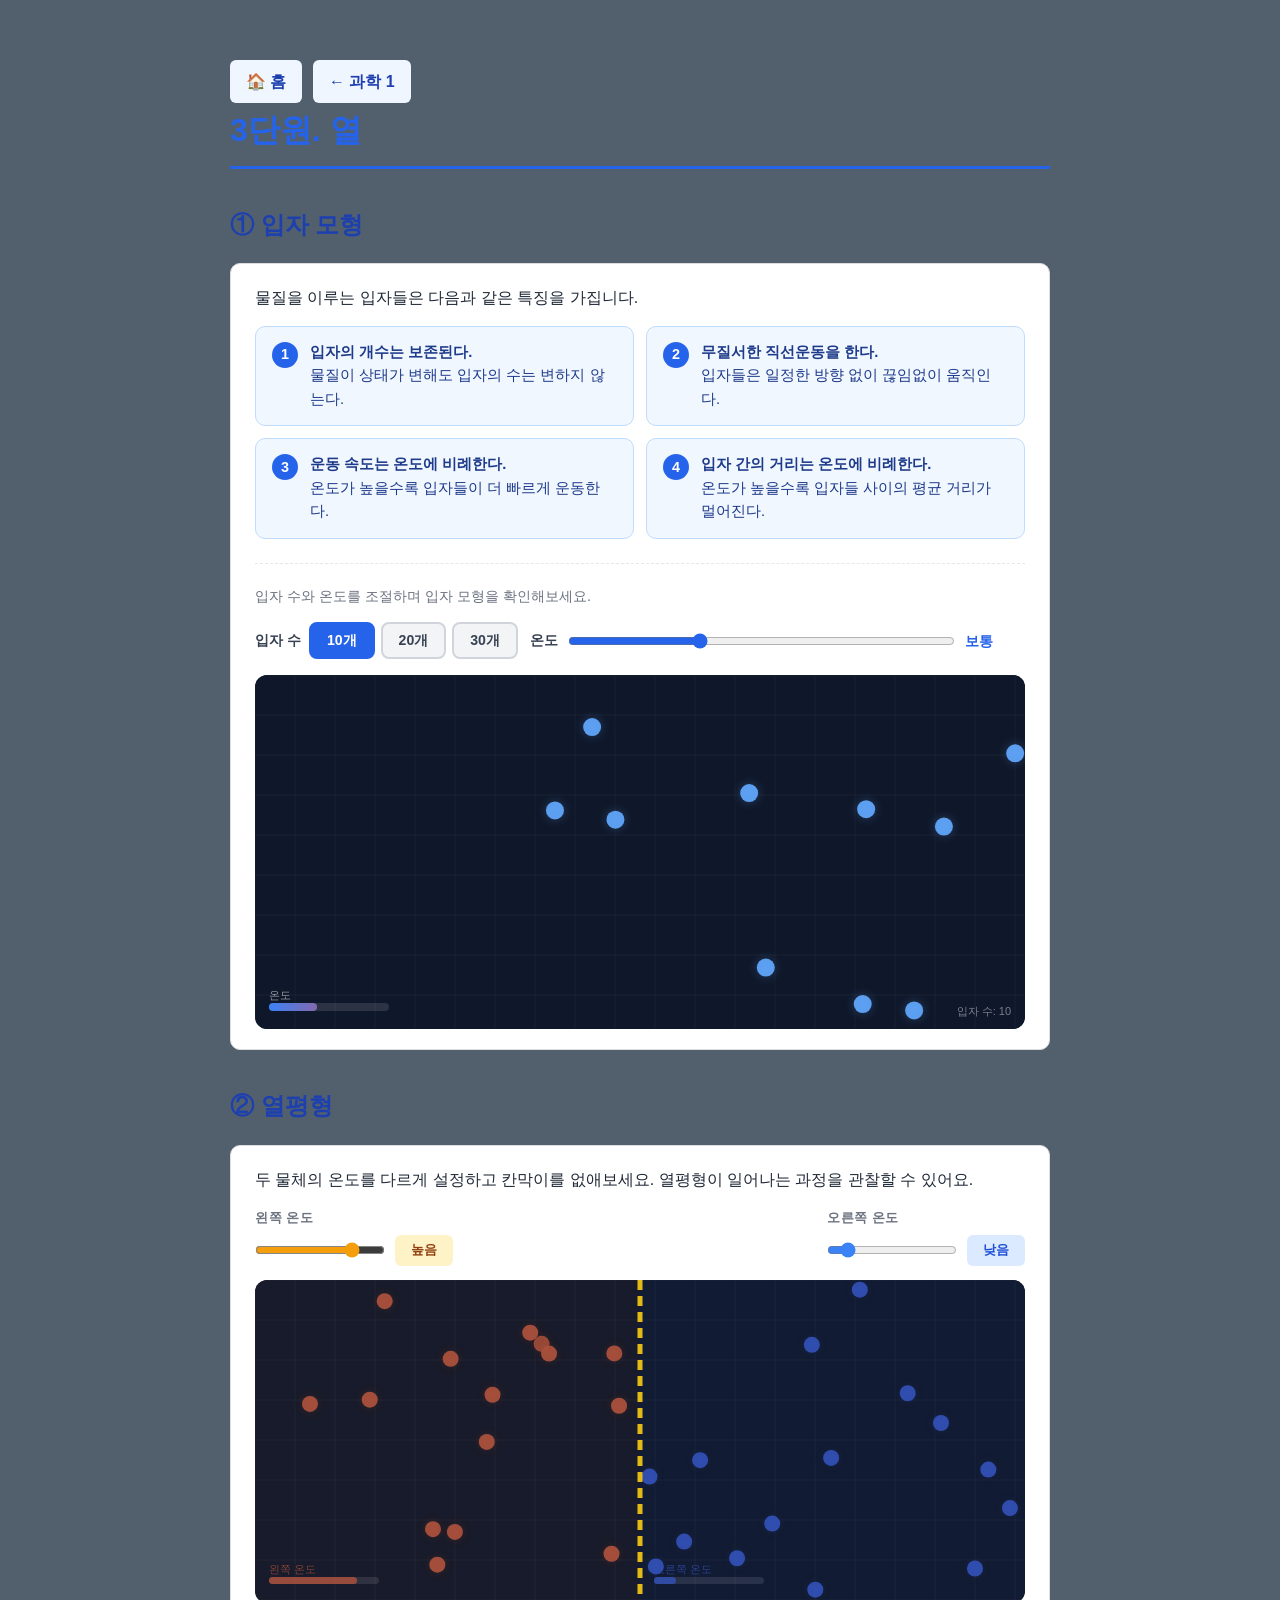
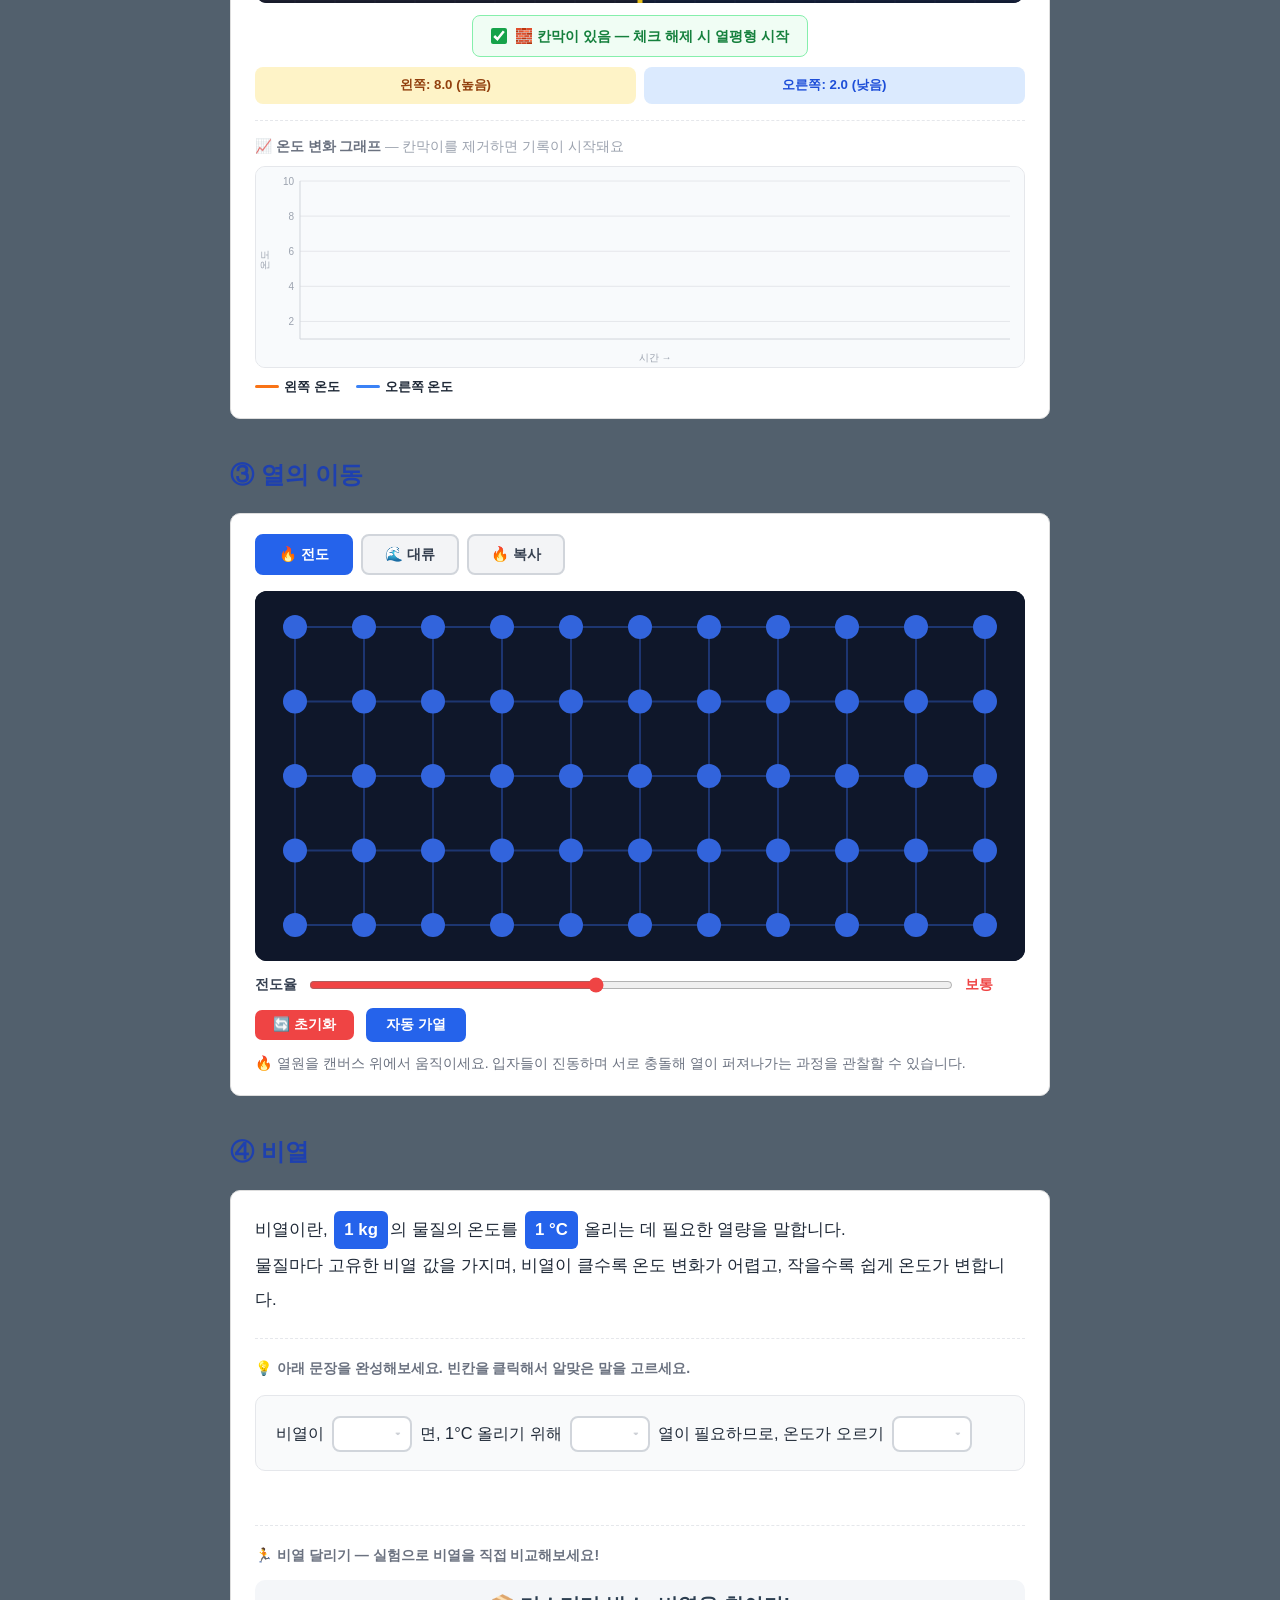
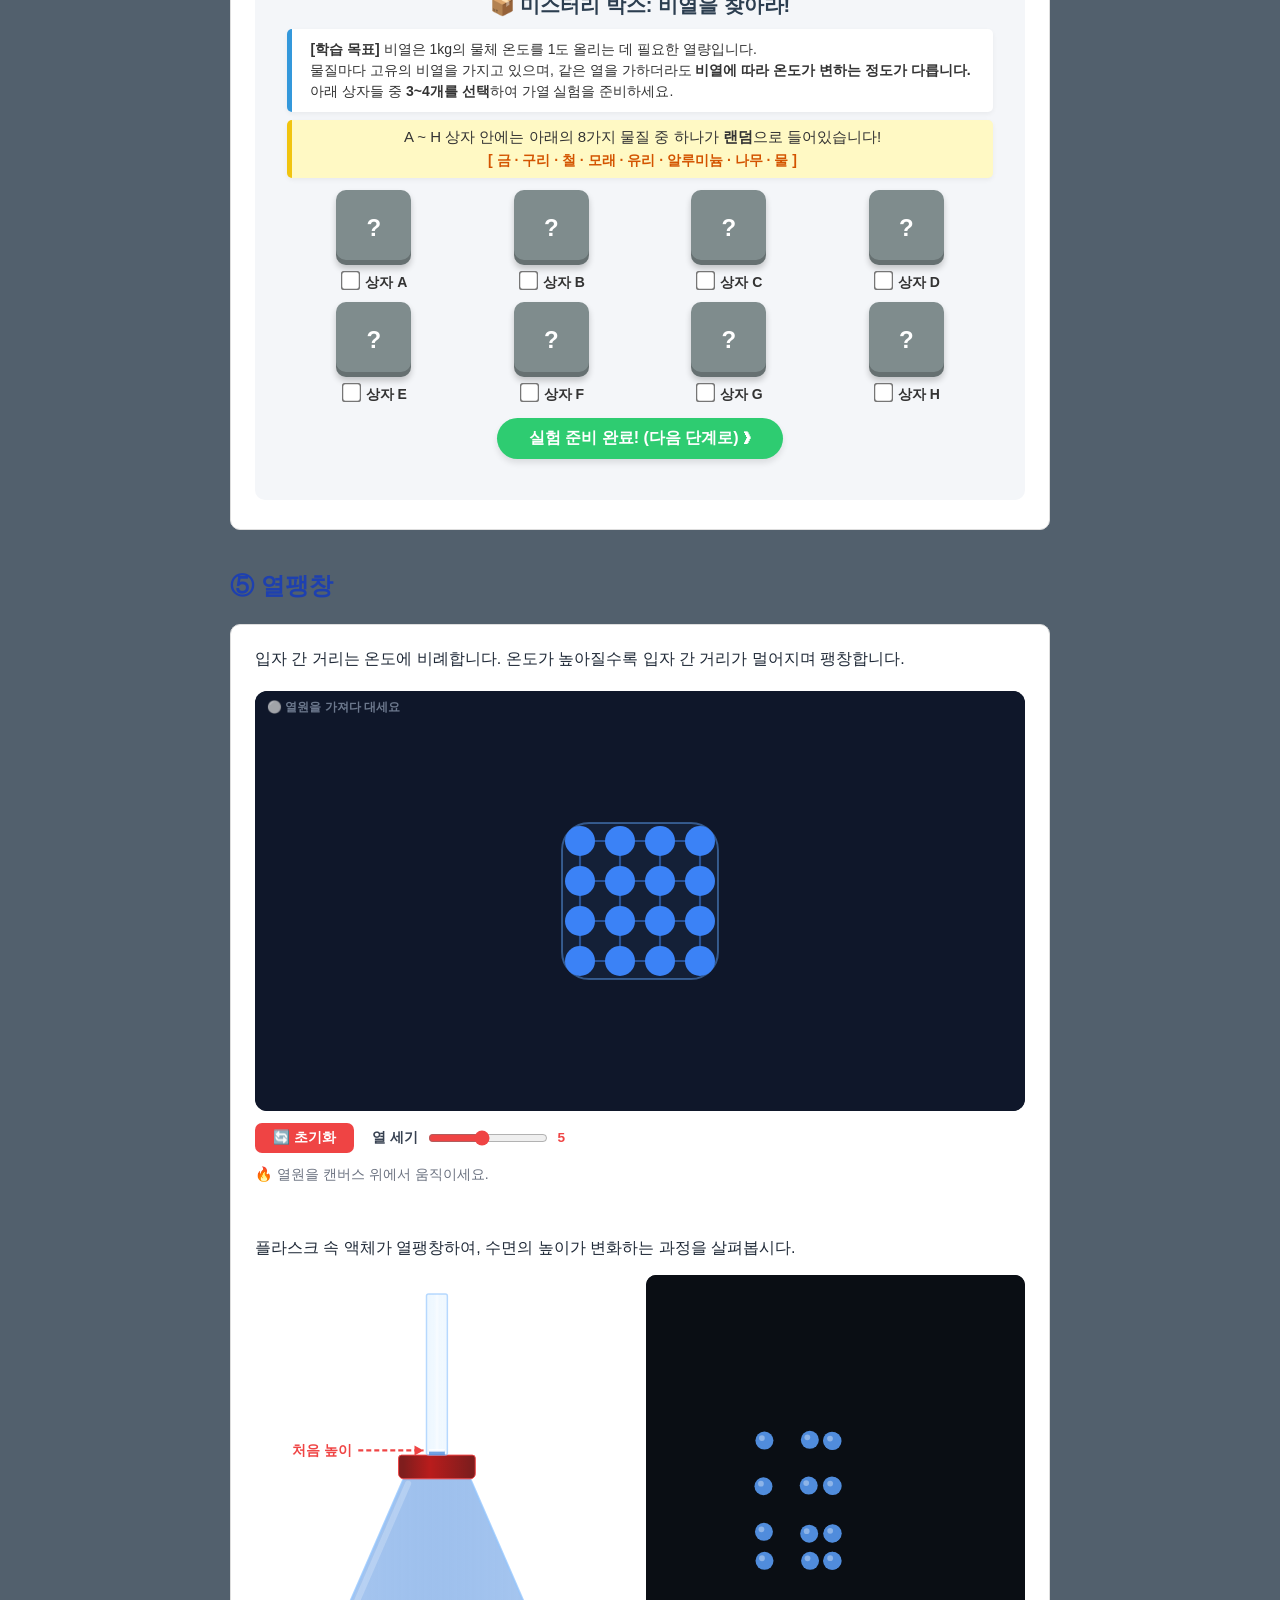
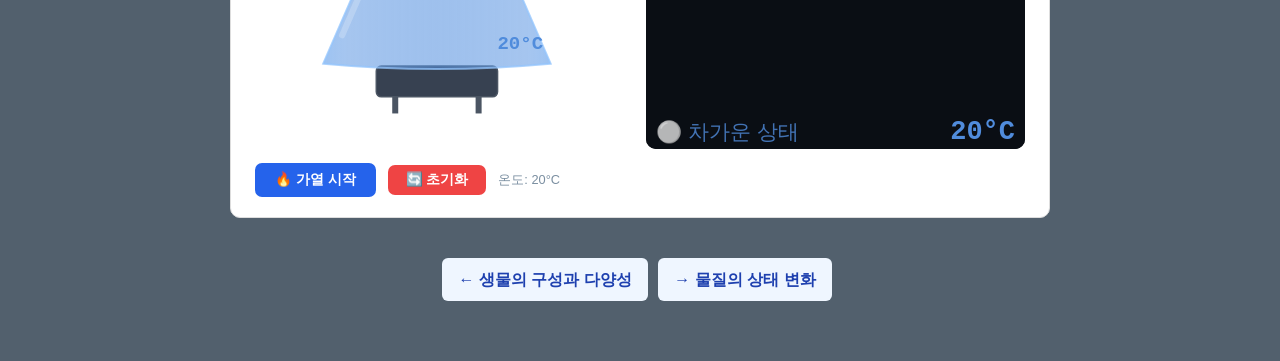
<file: s1-unit3.html>
<!DOCTYPE html>
<html lang="ko">
<head>
<meta charset="UTF-8">
<title>3단원 열 - 과학 1</title>
<link rel="stylesheet" href="style.css">
<style>
body{font-family:'Pretendard',sans-serif;max-width:860px;margin:40px auto;padding:20px;line-height:1.7;background:#f9fafb;color:#1f2937;}
h1{color:#2563eb;border-bottom:3px solid #2563eb;padding-bottom:8px;}
h2{color:#1e40af;margin-top:36px;}
h3{color:#374151;margin-top:20px;}
.card{border:1px solid #ddd;border-radius:10px;padding:20px 24px;margin:18px 0;background:white;}
.nav-btn{display:inline-block;padding:8px 16px;background:#eff6ff;color:#1e40af;text-decoration:none;border-radius:6px;font-weight:600;margin-right:6px;}
.nav-btn:hover{background:#2563eb;color:white;}

/* 입자모형 조건 */
.conditions{display:grid;grid-template-columns:1fr 1fr;gap:12px;margin-top:14px;}
.cond-item{display:flex;align-items:flex-start;gap:12px;background:#f0f7ff;border:1.5px solid #bfdbfe;border-radius:10px;padding:14px 16px;}
.cond-num{background:#2563eb;color:white;font-weight:700;font-size:0.9em;width:26px;height:26px;border-radius:50%;display:flex;align-items:center;justify-content:center;flex-shrink:0;margin-top:1px;}
.cond-text{font-size:0.92em;color:#1e3a8a;line-height:1.6;}

/* 시뮬 공통 */
.sim-btn-group{display:flex;gap:6px;}
.sim-btn{padding:7px 16px;border:2px solid #d1d5db;background:#f3f4f6;border-radius:8px;font-size:0.88em;font-weight:600;color:#374151;cursor:pointer;transition:all 0.18s;}
.sim-btn:hover{background:#e5e7eb;}
.sim-btn.active{background:#2563eb;border-color:#2563eb;color:white;}
.sim-scene{position:relative;width:100%;border-radius:12px;overflow:hidden;background:#0f172a;}
.sim-scene canvas{display:block;width:100%;border-radius:12px;}

/* 열평형 */
.temp-controls{display:flex;justify-content:space-between;align-items:flex-end;margin-bottom:14px;gap:12px;flex-wrap:wrap;}
.ctrl-col{display:flex;flex-direction:column;gap:6px;}
.ctrl-title{font-size:0.8em;font-weight:700;color:#6b7280;text-transform:uppercase;letter-spacing:0.04em;}
.temp-row{display:flex;align-items:center;gap:10px;}
.temp-badge{font-size:0.83em;font-weight:600;padding:4px 10px;border-radius:6px;min-width:58px;text-align:center;}
.badge-l{background:#fef3c7;color:#92400e;}
.badge-r{background:#dbeafe;color:#1d4ed8;}
.divider-toggle{display:flex;justify-content:center;margin:12px 0 0;}
.divider-label{display:flex;align-items:center;gap:8px;background:#f0fdf4;border:1.5px solid #86efac;border-radius:8px;padding:8px 18px;cursor:pointer;user-select:none;font-size:0.9em;font-weight:600;color:#15803d;}
.divider-label input{width:16px;height:16px;cursor:pointer;accent-color:#16a34a;}
.temp-status{display:flex;gap:8px;margin-top:10px;}
.t-chip{flex:1;text-align:center;padding:7px 0;border-radius:8px;font-size:0.83em;font-weight:600;transition:all 0.4s;}
.chip-l{background:#fef3c7;color:#92400e;}
.chip-r{background:#dbeafe;color:#1d4ed8;}
.chip-eq{background:#dcfce7;color:#15803d;}
.graph-section{margin-top:16px;border-top:1.5px dashed #e5e7eb;padding-top:14px;}
.graph-hint{font-size:0.85em;font-weight:600;color:#6b7280;margin-bottom:8px;}
.graph-wrap{position:relative;width:100%;background:#f8fafc;border-radius:10px;border:1px solid #e5e7eb;overflow:hidden;}
.graph-wrap canvas{display:block;width:100%;}
.graph-legend{display:flex;gap:16px;margin-top:8px;font-size:0.8em;font-weight:600;}
.leg{display:flex;align-items:center;gap:5px;}
.leg-line{width:24px;height:3px;border-radius:2px;}

/* 팝업 */
.modal-overlay{display:none;position:fixed;inset:0;background:rgba(0,0,0,0.5);z-index:100;justify-content:center;align-items:center;padding:20px;}
.modal-overlay.active{display:flex;}
.modal{background:white;border-radius:12px;max-width:480px;width:100%;padding:24px 28px;position:relative;box-shadow:0 20px 50px rgba(0,0,0,0.3);animation:modalIn 0.2s;}
@keyframes modalIn{from{opacity:0;transform:translateY(-10px)}to{opacity:1;transform:translateY(0)}}
.modal h3{color:#1e40af;margin:0 0 12px 0;padding-right:30px;}
.modal p{margin:0;color:#374151;}
.modal-close{position:absolute;top:12px;right:14px;width:32px;height:32px;border:none;background:#f3f4f6;border-radius:50%;font-size:18px;cursor:pointer;color:#6b7280;}
.modal-close:hover{background:#ef4444;color:white;}
</style>
<style>
*{margin:0;padding:0;box-sizing:border-box;}
body{font-family:'Pretendard',sans-serif;max-width:860px;margin:40px auto;padding:20px;background:#f9fafb;color:#1f2937;}
.card{border:1px solid #ddd;border-radius:10px;padding:20px 24px;margin:18px 0;background:white;}
.tab-group{display:flex;gap:8px;margin-bottom:16px;}
.tab-btn{padding:9px 22px;border:2px solid #d1d5db;background:#f3f4f6;border-radius:8px;font-size:0.9em;font-weight:600;color:#374151;cursor:pointer;transition:all 0.18s;}
.tab-btn:hover{background:#e5e7eb;}
.tab-btn.active{background:#2563eb;border-color:#2563eb;color:white;}
.sim-stack{position:relative;width:100%;border-radius:12px;overflow:hidden;background:#0f172a;}
.sim-stack::before{content:'';display:block;padding-top:48%;}
.sim-layer{position:absolute;top:0;left:0;width:100%;height:100%;opacity:0;pointer-events:none;}
.sim-layer.active{opacity:1;pointer-events:auto;}
.sim-layer canvas{display:block;width:100%;height:100%;}
.ctrl-row{display:flex;align-items:center;gap:12px;margin-top:12px;flex-wrap:wrap;}
.ctrl-label{font-size:0.85em;font-weight:600;color:#374151;}
.reset-btn{padding:6px 18px;background:#ef4444;color:white;border:none;border-radius:7px;font-size:0.85em;font-weight:600;cursor:pointer;}
.reset-btn:hover{background:#dc2626;}
.mat-btn{padding:6px 18px;border:2px solid #d1d5db;background:#f3f4f6;border-radius:7px;font-size:0.85em;font-weight:600;color:#374151;cursor:pointer;transition:all 0.15s;}
.mat-btn:hover{background:#e5e7eb;}
.mat-btn.active{background:#2563eb;border-color:#2563eb;color:white;}
.desc{font-size:0.88em;color:#6b7280;margin-top:10px;line-height:1.6;}

</head>
*{margin:0;padding:0;box-sizing:border-box;}
body{font-family:'Pretendard',sans-serif;max-width:860px;margin:40px auto;padding:20px;background:#f9fafb;color:#1f2937;}
.card{border:1px solid #ddd;border-radius:10px;padding:20px 24px;margin:18px 0;background:white;}
h2{color:#1e40af;margin-bottom:16px;}

/* 비열 정의 */
.def-text{font-size:1.05em;line-height:2;color:#1f2937;}
.block{display:inline-block;background:#2563eb;color:white;font-weight:700;padding:2px 10px;border-radius:6px;margin:0 2px;}

/* 인터랙티브 문장 */
.interactive-section{margin-top:22px;border-top:1.5px dashed #e5e7eb;padding-top:18px;}
.interactive-title{font-size:0.88em;font-weight:600;color:#6b7280;margin-bottom:14px;}
.sentence{font-size:1.02em;line-height:2.6;display:flex;flex-wrap:wrap;align-items:center;gap:8px;padding:16px 20px;border-radius:10px;border:1.5px solid #e5e7eb;background:#f9fafb;transition:all 0.3s;}
.sentence.wrong{background:#fff5f5;border-color:#fca5a5;}
.sentence.correct{background:#f0fdf4;border-color:#86efac;}

/* 토글 드롭다운 */
.toggle-wrap{position:relative;display:inline-block;}
.toggle-box{
  display:inline-flex;align-items:center;gap:6px;
  min-width:72px;height:36px;
  border:2px solid #d1d5db;background:white;border-radius:8px;
  padding:0 10px;cursor:pointer;font-size:0.92em;font-weight:600;color:#9ca3af;
  transition:all 0.18s;user-select:none;
}
.toggle-box.filled{color:#1f2937;border-color:#6b7280;}
.toggle-box.correct{background:#dcfce7;border-color:#16a34a;color:#15803d;}
.toggle-box.wrong{background:#fee2e2;border-color:#ef4444;color:#b91c1c;}
.toggle-box .arrow{font-size:0.7em;margin-left:auto;opacity:0.5;}
.dropdown{
  display:none;position:absolute;top:calc(100% + 4px);left:0;
  background:white;border:1.5px solid #d1d5db;border-radius:8px;
  box-shadow:0 4px 16px rgba(0,0,0,0.12);z-index:50;min-width:100%;overflow:hidden;
}
.dropdown.open{display:block;}
.dropdown-item{padding:8px 16px;font-size:0.92em;font-weight:600;cursor:pointer;color:#374151;white-space:nowrap;}
.dropdown-item:hover{background:#eff6ff;color:#1d4ed8;}

.feedback{margin-top:10px;font-size:0.88em;font-weight:600;min-height:22px;transition:all 0.3s;}
.feedback.wrong{color:#ef4444;}
.feedback.correct{color:#16a34a;}

/* 비열 달리기 iframe */
.game-wrap{margin-top:22px;border-top:1.5px dashed #e5e7eb;padding-top:18px;}
.game-title{font-size:0.88em;font-weight:600;color:#6b7280;margin-bottom:12px;}
.game-frame{width:100%;border:none;border-radius:10px;overflow:hidden;}

</head>
</style>
</head>
<body>


<div>
  <a class="nav-btn" href="index.html">🏠 홈</a>
  <a class="nav-btn" href="science1.html">← 과학 1</a>
</div>

<h1>3단원. 열</h1>

<!-- ① 입자 모형 -->
<h2>① 입자 모형</h2>
<div class="card">
  <p>물질을 이루는 입자들은 다음과 같은 특징을 가집니다.</p>
  <div class="conditions">
    <div class="cond-item">
      <div class="cond-num">1</div>
      <div class="cond-text"><strong>입자의 개수는 보존된다.</strong><br>물질이 상태가 변해도 입자의 수는 변하지 않는다.</div>
    </div>
    <div class="cond-item">
      <div class="cond-num">2</div>
      <div class="cond-text"><strong>무질서한 직선운동을 한다.</strong><br>입자들은 일정한 방향 없이 끊임없이 움직인다.</div>
    </div>
    <div class="cond-item">
      <div class="cond-num">3</div>
      <div class="cond-text"><strong>운동 속도는 온도에 비례한다.</strong><br>온도가 높을수록 입자들이 더 빠르게 운동한다.</div>
    </div>
    <div class="cond-item">
      <div class="cond-num">4</div>
      <div class="cond-text"><strong>입자 간의 거리는 온도에 비례한다.</strong><br>온도가 높을수록 입자들 사이의 평균 거리가 멀어진다.</div>
    </div>
  </div>

  <div style="margin-top:24px;border-top:1.5px dashed #e5e7eb;padding-top:20px;">
    <p style="font-size:0.9em;color:#6b7280;margin-bottom:14px;">입자 수와 온도를 조절하며 입자 모형을 확인해보세요.</p>
    <div style="display:flex;flex-wrap:wrap;align-items:center;gap:12px;margin-bottom:16px;">
      <div style="display:flex;align-items:center;gap:8px;">
        <span style="font-size:0.88em;font-weight:600;color:#374151;">입자 수</span>
        <div class="sim-btn-group">
          <button class="sim-btn active" data-count="10">10개</button>
          <button class="sim-btn" data-count="20">20개</button>
          <button class="sim-btn" data-count="30">30개</button>
        </div>
      </div>
      <div style="display:flex;align-items:center;gap:10px;flex:1;min-width:200px;">
        <span style="font-size:0.88em;font-weight:600;color:#374151;">온도</span>
        <input type="range" id="temp-slider" min="1" max="10" value="4" step="1" style="flex:1;accent-color:#2563eb;cursor:pointer;">
        <span style="font-size:0.9em;font-weight:700;color:#2563eb;min-width:60px;" id="temp-label">보통</span>
      </div>
    </div>
    <div class="sim-scene" id="sim-wrap">
      <canvas id="sim-canvas"></canvas>
    </div>
  </div>
</div>

<!-- ② 열평형 -->
<h2>② 열평형</h2>
<div class="card">
  <p>두 물체의 온도를 다르게 설정하고 칸막이를 없애보세요. 열평형이 일어나는 과정을 관찰할 수 있어요.</p>

  <div class="temp-controls" style="margin-top:14px;">
    <div class="ctrl-col">
      <div class="ctrl-title">왼쪽 온도</div>
      <div class="temp-row">
        <input type="range" id="eq-left-temp" min="1" max="10" value="8" step="1" style="width:130px;cursor:pointer;accent-color:#f59e0b;">
        <div class="temp-badge badge-l" id="eq-left-val">높음</div>
      </div>
    </div>
    <div class="ctrl-col">
      <div class="ctrl-title">오른쪽 온도</div>
      <div class="temp-row">
        <input type="range" id="eq-right-temp" min="1" max="10" value="2" step="1" style="width:130px;cursor:pointer;accent-color:#3b82f6;">
        <div class="temp-badge badge-r" id="eq-right-val">낮음</div>
      </div>
    </div>
  </div>

  <div class="sim-scene" id="eq-wrap">
    <canvas id="eq-canvas"></canvas>
  </div>

  <div class="divider-toggle">
    <label class="divider-label">
      <input type="checkbox" id="eq-divider" checked>
      <span id="eq-divider-label">🧱 칸막이 있음 — 체크 해제 시 열평형 시작</span>
    </label>
  </div>

  <div class="temp-status">
    <div class="t-chip chip-l" id="eq-status-left">왼쪽: —</div>
    <div class="t-chip chip-r" id="eq-status-right">오른쪽: —</div>
  </div>

  <div class="graph-section">
    <div class="graph-hint">📈 온도 변화 그래프 <span id="graph-hint" style="font-weight:400;color:#9ca3af;">— 칸막이를 제거하면 기록이 시작돼요</span></div>
    <div class="graph-wrap" id="graph-wrap">
      <canvas id="graph-canvas"></canvas>
    </div>
    <div class="graph-legend">
      <div class="leg"><div class="leg-line" style="background:#f97316;"></div>왼쪽 온도</div>
      <div class="leg"><div class="leg-line" style="background:#3b82f6;"></div>오른쪽 온도</div>
    </div>
  </div>
</div>
  <!-- 열의 전달 -->

<h2>③ 열의 이동</h2>
<div class="card">
  <div class="tab-group">
    <button class="tab-btn active" data-tab="cond">🔥 전도</button>
    <button class="tab-btn" data-tab="conv">🌊 대류</button>
    <button class="tab-btn" data-tab="rad">🔥 복사</button>
  </div>

  <div class="sim-stack" id="sim-stack">
    <div class="sim-layer active" id="layer-cond">
      <canvas id="cond-canvas" style="display:block;width:100%;height:100%;"></canvas>
    </div>
    <div class="sim-layer"        id="layer-conv"><canvas id="conv-canvas"></canvas></div>
    <div class="sim-layer"        id="layer-rad" ><canvas id="rad-canvas"></canvas></div>
  </div>

  <!-- 전도 컨트롤 (새 입자 시뮬레이터) -->
  <div id="ctrl-cond">
    <div class="ctrl-row">
      <span class="ctrl-label">전도율</span>
      <input type="range" id="cond-rate" min="1" max="10" value="5" style="flex:1;accent-color:#ef4444;cursor:pointer;">
      <span id="cond-rate-val" style="font-size:0.85em;font-weight:600;color:#ef4444;min-width:60px;">보통</span>
    </div>
    <div class="ctrl-row">
      <button class="reset-btn" id="cond-reset">🔄 초기화</button>
      <button class="mat-btn active" id="cond-auto-btn">자동 가열</button>
    </div>
    <p class="desc">🔥 열원을 캔버스 위에서 움직이세요. 입자들이 진동하며 서로 충돌해 열이 퍼져나가는 과정을 관찰할 수 있습니다.</p>
  </div>
  <!-- 대류 컨트롤 -->
  <div id="ctrl-conv" style="display:none;">
    <div class="ctrl-row"><button class="reset-btn" id="conv-reset">🔄 초기화</button></div>
    <p class="desc">아래 열원으로 달궈진 입자는 위로 올라가고, 차가운 입자는 내려오며 순환합니다.</p>
  </div>
  <!-- 복사 컨트롤 -->
  <div id="ctrl-rad" style="display:none;">
    <p class="desc" style="margin-top:12px;">모닥불에서 복사 에너지가 퍼져나갑니다. 가까울수록 온도가 높아요.</p>
  </div>
</div>

<script>
const dpr = window.devicePixelRatio||1;

function makeCtx(id){
  const stack=document.getElementById('sim-stack');
  const canvas=document.getElementById(id);
  const W=stack.clientWidth, H=stack.clientHeight;
  canvas.width=W*dpr; canvas.height=H*dpr;
  canvas.style.width=W+'px'; canvas.style.height=H+'px';
  const ctx=canvas.getContext('2d');
  ctx.setTransform(1,0,0,1,0,0); ctx.scale(dpr,dpr);
  return {ctx,W,H};
}

function heatRGB(t){
  return {r:Math.round(50+t*205),g:Math.round(100-t*60),b:Math.round(220-t*200)};
}
function heatCol(t){const c=heatRGB(t);return `rgb(${c.r},${c.g},${c.b})`;}
function heatColA(t,a){const c=heatRGB(t);return `rgba(${c.r},${c.g},${c.b},${a})`;}

// ══════════════════════════════════════════════════════
// 전도 (입자 시뮬레이터 — 마우스 열원)
// ══════════════════════════════════════════════════════
const COND = (function() {
  let ctx, W, H;
  const COLS = 11, ROWS = 5, R = 12;
  let particles = [];
  let flames = [];
  let mousePos = null;
  let isAutoHeat = false;
  let autoAngle = 0;
  let condRate = 0.012;

  function idxC(c, r) { return r * COLS + c; }

  function init() {
    const stack = document.getElementById('sim-stack');
    const canvas = document.getElementById('cond-canvas');
    W = stack.clientWidth; H = stack.clientHeight;
    canvas.width = W * dpr; canvas.height = H * dpr;
    canvas.style.width = W + 'px'; canvas.style.height = H + 'px';
    ctx = canvas.getContext('2d');
    ctx.setTransform(1,0,0,1,0,0); ctx.scale(dpr, dpr);

    const padX = 40, padY = 36;
    const spacingX = (W - padX * 2) / (COLS - 1);
    const spacingY = (H - padY * 2) / (ROWS - 1);
    particles = [];
    for (let row = 0; row < ROWS; row++) {
      for (let col = 0; col < COLS; col++) {
        particles.push({
          col, row,
          bx: padX + col * spacingX,
          by: padY + row * spacingY,
          ox: 0, oy: 0, heat: 0
        });
      }
    }
    flames = [];

    // 마우스/터치 이벤트
    const canvas2 = document.getElementById('cond-canvas');
    canvas2.onmousemove = e => {
      const rect = canvas2.getBoundingClientRect();
      mousePos = { x: (e.clientX - rect.left) * (W / rect.width), y: (e.clientY - rect.top) * (H / rect.height) };
    };
    canvas2.onmouseleave = () => { mousePos = null; };
    canvas2.ontouchmove = e => {
      e.preventDefault();
      const rect = canvas2.getBoundingClientRect();
      mousePos = { x: (e.touches[0].clientX - rect.left) * (W / rect.width), y: (e.touches[0].clientY - rect.top) * (H / rect.height) };
    };
    canvas2.ontouchend = () => { mousePos = null; };
  }

  document.getElementById('cond-rate').addEventListener('input', e => {
    const v = parseInt(e.target.value);
    condRate = v * 0.003;
    const labels = ['매우 낮음','낮음','낮음','보통','보통','보통','높음','높음','매우 높음','매우 높음'];
    document.getElementById('cond-rate-val').textContent = labels[v - 1] || '보통';
  });

  document.getElementById('cond-reset').addEventListener('click', () => {
    particles.forEach(p => { p.heat = 0; p.ox = 0; p.oy = 0; });
    flames = [];
    isAutoHeat = false;
    document.getElementById('cond-auto-btn').textContent = '자동 가열';
    document.getElementById('cond-auto-btn').classList.remove('active');
  });

  document.getElementById('cond-auto-btn').addEventListener('click', () => {
    isAutoHeat = !isAutoHeat;
    document.getElementById('cond-auto-btn').textContent = isAutoHeat ? '⏹ 자동 끄기' : '자동 가열';
    document.getElementById('cond-auto-btn').classList.toggle('active', isAutoHeat);
  });

  function update() {
    let heatSrcX = null, heatSrcY = null;
    if (isAutoHeat) {
      autoAngle += 0.025;
      heatSrcX = W / 2 + Math.cos(autoAngle) * W * 0.3;
      heatSrcY = H / 2 + Math.sin(autoAngle * 0.7) * H * 0.25;
    } else if (mousePos) {
      heatSrcX = mousePos.x;
      heatSrcY = mousePos.y;
    }

    if (heatSrcX !== null) {
      particles.forEach(p => {
        const d = Math.hypot(p.bx - heatSrcX, p.by - heatSrcY);
        if (d < R * 3.5) {
          p.heat = Math.min(1, p.heat + 0.08);
          for (let i = 0; i < 2; i++) flames.push({
            x: p.bx + (Math.random() - 0.5) * 16, y: p.by,
            vy: -(1 + Math.random() * 2), vx: (Math.random() - 0.5) * 0.8,
            life: 1, size: 4 + Math.random() * 6
          });
        }
      });
    }

    const nh = particles.map(p => p.heat);
    for (let row = 0; row < ROWS; row++) {
      for (let col = 0; col < COLS; col++) {
        const h = particles[idxC(col, row)].heat;
        const spread = (other) => { nh[other] += Math.max(0, (h - particles[other].heat) * condRate); };
        if (col > 0) spread(idxC(col - 1, row));
        if (col < COLS - 1) spread(idxC(col + 1, row));
        if (row > 0) spread(idxC(col, row - 1));
        if (row < ROWS - 1) spread(idxC(col, row + 1));
      }
    }

    particles.forEach((p, i) => {
      p.heat = Math.max(0, Math.min(1, nh[i] * 0.998));
      const v = p.heat * 5;
      p.ox = (Math.random() - 0.5) * v;
      p.oy = (Math.random() - 0.5) * v;
    });

    flames.forEach(f => { f.y += f.vy; f.x += f.vx; f.life -= 0.04; });
    flames = flames.filter(f => f.life > 0);
  }

  function draw() {
    ctx.clearRect(0, 0, W, H);
    ctx.fillStyle = '#0f172a'; ctx.fillRect(0, 0, W, H);

    for (let row = 0; row < ROWS; row++) {
      for (let col = 0; col < COLS - 1; col++) {
        const a = particles[idxC(col, row)], b = particles[idxC(col + 1, row)];
        ctx.strokeStyle = heatColA((a.heat + b.heat) / 2, 0.4);
        ctx.lineWidth = 2;
        ctx.beginPath(); ctx.moveTo(a.bx + a.ox, a.by + a.oy); ctx.lineTo(b.bx + b.ox, b.by + b.oy); ctx.stroke();
      }
    }
    for (let col = 0; col < COLS; col++) {
      for (let row = 0; row < ROWS - 1; row++) {
        const a = particles[idxC(col, row)], b = particles[idxC(col, row + 1)];
        ctx.strokeStyle = heatColA((a.heat + b.heat) / 2, 0.4);
        ctx.lineWidth = 2;
        ctx.beginPath(); ctx.moveTo(a.bx + a.ox, a.by + a.oy); ctx.lineTo(b.bx + b.ox, b.by + b.oy); ctx.stroke();
      }
    }

    particles.forEach(p => {
      const x = p.bx + p.ox, y = p.by + p.oy;
      if (p.heat > 0.05) {
        const grd = ctx.createRadialGradient(x, y, 0, x, y, R * 2.5);
        grd.addColorStop(0, heatColA(p.heat, p.heat * 0.5));
        grd.addColorStop(1, 'rgba(0,0,0,0)');
        ctx.beginPath(); ctx.arc(x, y, R * 2.5, 0, Math.PI * 2);
        ctx.fillStyle = grd; ctx.fill();
      }
      ctx.beginPath(); ctx.arc(x, y, R, 0, Math.PI * 2);
      ctx.fillStyle = heatCol(p.heat); ctx.fill();
    });

    flames.forEach(f => {
      ctx.beginPath(); ctx.arc(f.x, f.y, f.size * f.life, 0, Math.PI * 2);
      ctx.fillStyle = `rgba(255,${Math.round(80 + f.life * 140)},0,${f.life * 0.8})`;
      ctx.fill();
    });

    if (mousePos) {
      ctx.beginPath(); ctx.arc(mousePos.x, mousePos.y, R * 2.5, 0, Math.PI * 2);
      ctx.strokeStyle = 'rgba(249,115,22,0.5)'; ctx.lineWidth = 2;
      ctx.setLineDash([4, 3]); ctx.stroke(); ctx.setLineDash([]);
      ctx.fillStyle = 'rgba(249,115,22,0.18)';
      ctx.beginPath(); ctx.arc(mousePos.x, mousePos.y, R * 2.5, 0, Math.PI * 2); ctx.fill();
      ctx.fillStyle = 'rgba(249,115,22,0.9)';
      ctx.font = 'bold 14px sans-serif'; ctx.textAlign = 'center';
      ctx.fillText('🔥', mousePos.x, mousePos.y + 5);
    }
  }

  return { init, update, draw };
})();

// ══════════════════════════════════════════════════════
// 대류
// ══════════════════════════════════════════════════════
const CONV=(function(){
  let ctx,W,H;
  const N=40, R=7;
  let particles=[];

  function init(){
    const s=makeCtx('conv-canvas'); ctx=s.ctx; W=s.W; H=s.H;
    particles=[];
    const padX=28, padY=22, botY=H-40;
    const midX=W/2;

    for(let i=0;i<N;i++){
      const isLeft = i < N/2;
      const t = (i % (N/2)) / (N/2);
      const pos = getPosFromT(t, isLeft, padX, padY, botY, midX);
      particles.push({
        t,
        isLeft,
        x: pos.x,
        y: pos.y,
        heat: getHeatFromT(t),
        speed: 0.0014 + Math.random()*0.0009,
        // 술취한 노이즈용
        nx: (Math.random()-0.5)*6,
        ny: (Math.random()-0.5)*6,
        noiseT: Math.random()*Math.PI*2,
      });
    }
  }

  function getPosFromT(t, isLeft, padX, padY, botY, midX){
    // 사각형 루프: 4개의 변을 각각 0~0.25, 0.25~0.5, 0.5~0.75, 0.75~1 구간으로 나눔
    // 왼쪽: 반시계 (하단중앙→하단왼쪽→상단왼쪽→상단중앙→하단중앙)
    // 오른쪽: 시계 (하단중앙→하단오른쪽→상단오른쪽→상단중앙→하단중앙)
    const margin = R + 2;
    const x0 = isLeft ? padX + margin       : midX + margin;
    const x1 = isLeft ? midX - margin       : W - padX - margin;
    const y0 = padY + margin;
    const y1 = botY - margin;

    // 왼쪽: 반시계 → 하단왼→상단왼→상단우→하단우 순
    // 오른쪽: 시계 → 하단우→상단우→상단좌→하단좌 순 (방향 반전)
    let seg, frac;
    const tt = isLeft ? t : (1 - t + 1) % 1; // 오른쪽은 방향 반전
    if(tt < 0.25){      seg=0; frac=tt/0.25; }
    else if(tt < 0.5){  seg=1; frac=(tt-0.25)/0.25; }
    else if(tt < 0.75){ seg=2; frac=(tt-0.5)/0.25; }
    else{               seg=3; frac=(tt-0.75)/0.25; }

    // 반시계 사각형: 하단좌→상단좌→상단우→하단우→하단좌
    const corners = [
      {x:x0, y:y1}, // 하단 왼
      {x:x0, y:y0}, // 상단 왼
      {x:x1, y:y0}, // 상단 우
      {x:x1, y:y1}, // 하단 우
    ];
    const from = corners[seg];
    const to   = corners[(seg+1)%4];
    return {
      x: from.x + (to.x - from.x) * frac,
      y: from.y + (to.y - from.y) * frac,
    };
  }

  function getHeatFromT(t){
    return 1 - Math.abs(Math.sin(t * Math.PI));
  }

  document.getElementById('conv-reset').addEventListener('click',init);

  function update(){
    const padX=28, padY=22, botY=H-40;
    const midX=W/2;

    particles.forEach(p=>{
      p.t += p.speed;
      if(p.t >= 1) p.t -= 1;

      const pos = getPosFromT(p.t, p.isLeft, padX, padY, botY, midX);

      // 노이즈: 시간에 따라 천천히 흔들림
      p.noiseT += 0.04;
      p.nx += (Math.random()-0.5)*1.2;
      p.ny += (Math.random()-0.5)*1.2;
      p.nx *= 0.88; // 감쇠
      p.ny *= 0.88;

      p.x = pos.x + p.nx;
      p.y = pos.y + p.ny;

      const yNorm = (p.y - padY) / (botY - padY);
      const targetHeat = Math.max(0.05, Math.min(1, yNorm * 0.95 + 0.05));
      p.heat += (targetHeat - p.heat) * 0.04;
    });
  }

  function draw(){
    ctx.clearRect(0,0,W,H);
    ctx.fillStyle='#0f172a'; ctx.fillRect(0,0,W,H);

    const padX=28, padY=22, botY=H-40;

    // 냄비 테두리
    ctx.strokeStyle='rgba(148,163,184,0.4)'; ctx.lineWidth=3;
    ctx.beginPath();
    ctx.moveTo(padX-16, padY-8);
    ctx.lineTo(padX-16, botY+2);
    ctx.lineTo(W-padX+16, botY+2);
    ctx.lineTo(W-padX+16, padY-8);
    ctx.stroke();

    // 하단 열원
    const gy=ctx.createLinearGradient(0,botY,0,H);
    gy.addColorStop(0,'rgba(239,68,68,0.55)'); gy.addColorStop(1,'rgba(239,68,68,0)');
    ctx.fillStyle=gy; ctx.fillRect(padX-16, botY, W-padX*2+32, H-botY);
    ctx.fillStyle='rgba(239,68,68,0.9)'; ctx.font='bold 12px sans-serif'; ctx.textAlign='center';
    ctx.fillText('🔥 열원', W/2, H-8);

    // 입자
    particles.forEach(p=>{
      const col = heatCol(p.heat);
      if(p.heat > 0.12){
        const grd=ctx.createRadialGradient(p.x,p.y,0,p.x,p.y,R*2);
        grd.addColorStop(0, heatColA(p.heat, p.heat*0.3));
        grd.addColorStop(1,'rgba(0,0,0,0)');
        ctx.beginPath(); ctx.arc(p.x,p.y,R*2,0,Math.PI*2); ctx.fillStyle=grd; ctx.fill();
      }
      ctx.beginPath(); ctx.arc(p.x,p.y,R,0,Math.PI*2); ctx.fillStyle=col; ctx.fill();
    });
  }

  return {init,update,draw};
})();

// ══════════════════════════════════════════════════════
// 복사
// ══════════════════════════════════════════════════════
const RAD=(function(){
  let ctx,W,H;
  let flames=[], time=0;
  let FX, FY;

  // 사인파 파동: 각 파동은 열원에서 바깥으로 퍼져나감
  // phase: 파동의 현재 위상 오프셋 (열원에서 멀어질수록 위상 지연)
  const WAVE_SPEED   = 0.6;   // 파동 전파 속도 (px/frame)
  const WAVE_INTERVAL = 90;   // 새 파동 생성 주기 (frame)
  const WAVELENGTH   = 60;    // 파장 (px)
  const AMPLITUDE    = 10;    // 사인파 진폭 (px)
  const SEGMENTS     = 80;    // 파동 선을 몇 개 점으로 나눌지

  let waves = []; // { front: 파동 선두 반지름, born: 생성 시각 }

  function init(){
    const s=makeCtx('rad-canvas'); ctx=s.ctx; W=s.W; H=s.H;
    FX = W * 0.12; FY = H * 0.65;
    flames=[]; waves=[]; time=0;
  }

  function update(){
    time++;

    // 일정 주기마다 새 파동 발생
    if(time % WAVE_INTERVAL === 0){
      waves.push({ front: 20, born: time });
    }

    // 파동 전파
    waves.forEach(w => { w.front += WAVE_SPEED; });
    // 화면 밖으로 나간 파동 제거
    waves = waves.filter(w => w.front < W * 1.4);

    // 불꽃
    for(let i=0;i<3;i++) flames.push({
      x: FX+(Math.random()-0.5)*22, y: FY-10,
      vy:-(1.0+Math.random()*2.2), vx:(Math.random()-0.5)*0.7,
      life:1, size:5+Math.random()*9
    });
    flames.forEach(f=>{f.y+=f.vy; f.x+=f.vx; f.life-=0.028;});
    flames=flames.filter(f=>f.life>0);
  }

  function draw(){
    ctx.clearRect(0,0,W,H);

    // 배경
    const sky=ctx.createLinearGradient(0,0,0,H*0.7);
    sky.addColorStop(0,'#0f172a'); sky.addColorStop(1,'#1e293b');
    ctx.fillStyle=sky; ctx.fillRect(0,0,W,H);

    const groundY = H * 0.78;
    const gnd=ctx.createLinearGradient(0,groundY,0,H);
    gnd.addColorStop(0,'#374151'); gnd.addColorStop(1,'#1f2937');
    ctx.fillStyle=gnd; ctx.fillRect(0,groundY,W,H-groundY);
    ctx.strokeStyle='rgba(107,114,128,0.45)'; ctx.lineWidth=1.2;
    ctx.beginPath();ctx.moveTo(0,groundY);ctx.lineTo(W,groundY);ctx.stroke();

    // 배경 열기 그라디언트
    const bg=ctx.createRadialGradient(FX,FY,5,FX,FY,W*0.85);
    bg.addColorStop(0,'rgba(239,68,68,0.18)');
    bg.addColorStop(0.15,'rgba(251,146,60,0.10)');
    bg.addColorStop(0.4,'rgba(250,204,21,0.05)');
    bg.addColorStop(1,'rgba(0,0,0,0)');
    ctx.fillStyle=bg; ctx.fillRect(0,0,W,H);

    // ── 사인파 파동 그리기 (5방향: 0°, ±15°, ±30°) ──────
    const RAY_ANGLES = [-30, -15, 0, 15, 30].map(deg => deg * Math.PI / 180);
    const RAY_ALPHA_SCALE = [0.5, 0.7, 1.0, 0.7, 0.5];

    waves.forEach(w => {
      const maxR = w.front;
      const distRatio = maxR / (W * 1.2);
      const baseAlpha = Math.max(0, 0.75 * (1 - distRatio));

      const cr = Math.round(239 - distRatio * 143);
      const cg = Math.round(68  + distRatio * 132);
      const cb = Math.round(68  + distRatio * 178);

      RAY_ANGLES.forEach((angle, ai) => {
        const cosA = Math.cos(angle);
        const sinA = Math.sin(angle);
        // 사인파 진폭 방향: 진행 방향에 수직
        const perpX = -sinA;
        const perpY =  cosA;

        const step = maxR / SEGMENTS;
        ctx.beginPath();
        let started = false;

        for(let i = 0; i <= SEGMENTS; i++){
          const dist = i * step;
          if(dist < 15) continue;

          const phase = (dist / WAVELENGTH) * Math.PI * 2
                      - (time * WAVE_SPEED / WAVELENGTH) * Math.PI * 2;
          const amp = AMPLITUDE * (1 - dist / (W * 1.2));
          const sine = Math.sin(phase) * amp;

          const bx = FX + cosA * dist;
          const by = (FY - 30) + sinA * dist;
          const px = bx + perpX * sine;
          const py = by + perpY * sine;

          if(!started){ ctx.moveTo(px, py); started = true; }
          else { ctx.lineTo(px, py); }
        }

        const alpha = baseAlpha * RAY_ALPHA_SCALE[ai];
        ctx.strokeStyle = `rgba(${cr},${cg},${cb},${alpha.toFixed(2)})`;
        ctx.lineWidth = ai === 2 ? 2.4 : 1.8;
        ctx.stroke();
      });
    });
    // 온도 구간 라벨 (열원에서 멀어질수록 차가워짐)
    const ZONES=['매우 높음','높음','보통','낮음','매우 낮음'];
    const zColors=['rgba(239,68,68,0.85)','rgba(251,146,60,0.85)','rgba(250,204,21,0.85)','rgba(134,239,172,0.85)','rgba(96,165,250,0.85)'];
    const zoneW = (W - FX - 24) / ZONES.length;
    ZONES.forEach((label, i) => {
      const zx = FX + 12 + i * zoneW;
      if(i > 0){
        ctx.strokeStyle='rgba(255,255,255,0.06)'; ctx.lineWidth=1; ctx.setLineDash([4,4]);
        ctx.beginPath(); ctx.moveTo(zx, 22); ctx.lineTo(zx, groundY-8); ctx.stroke(); ctx.setLineDash([]);
      }
      ctx.fillStyle=zColors[i]; ctx.font='bold 10px sans-serif'; ctx.textAlign='center';
      ctx.fillText(label, zx + zoneW/2, 14);
    });

    // 장작
    ctx.fillStyle='#78350f';
    ctx.beginPath();ctx.roundRect(FX-20,FY,16,7,3);ctx.fill();
    ctx.beginPath();ctx.roundRect(FX+4,FY-2,18,7,3);ctx.fill();
    ctx.save();ctx.translate(FX,FY+4);ctx.rotate(0.35);
    ctx.fillStyle='#92400e';ctx.beginPath();ctx.roundRect(-20,0,40,5,3);ctx.fill();
    ctx.restore();

    // 불꽃
    flames.forEach(f=>{
      ctx.beginPath();ctx.arc(f.x,f.y,f.size*f.life,0,Math.PI*2);
      ctx.fillStyle=`rgba(255,${Math.round(60+f.life*160)},0,${f.life*0.85})`;ctx.fill();
    });

    // 불꽃 글로우
    const fg=ctx.createRadialGradient(FX,FY-5,2,FX,FY-5,40);
    fg.addColorStop(0,'rgba(255,180,30,0.5)');
    fg.addColorStop(0.5,'rgba(239,68,68,0.2)');
    fg.addColorStop(1,'rgba(0,0,0,0)');
    ctx.beginPath();ctx.arc(FX,FY-5,40,0,Math.PI*2);ctx.fillStyle=fg;ctx.fill();

    // 설명 텍스트
    ctx.fillStyle='rgba(148,163,184,0.7)';
    ctx.font='11px sans-serif'; ctx.textAlign='left';
    ctx.fillText('← 열원에서 멀어질수록 복사 에너지 감소', FX+10, groundY+16);
  }

  return {init,update,draw};
})();

// ══ 탭 전환 ══════════════════════════════════════════
let activeTab='cond';
document.querySelectorAll('.tab-btn').forEach(btn=>{
  btn.addEventListener('click',()=>{
    document.querySelectorAll('.tab-btn').forEach(b=>b.classList.remove('active'));
    ['cond','conv','rad'].forEach(t=>{
      document.getElementById('layer-'+t).classList.remove('active');
      document.getElementById('ctrl-'+t).style.display='none';
    });
    btn.classList.add('active');
    activeTab=btn.dataset.tab;
    document.getElementById('layer-'+activeTab).classList.add('active');
    document.getElementById('ctrl-'+activeTab).style.display='block';
  });
});

window.addEventListener('load',()=>{
  COND.init(); CONV.init(); RAD.init();
  function loop(){
    if(activeTab==='cond'){COND.update();COND.draw();}
    if(activeTab==='conv'){CONV.update();CONV.draw();}
    if(activeTab==='rad') {RAD.update(); RAD.draw();}
    requestAnimationFrame(loop);
  }
  loop();
});
window.addEventListener('resize',()=>{COND.init();CONV.init();RAD.init();});
</script>

<h2>④ 비열</h2>
<div class="card">

  <!-- 비열 정의 -->
  <p class="def-text">
    비열이란, <span class="block">1 kg</span>의 물질의 온도를 <span class="block">1 °C</span> 올리는 데 필요한 열량을 말합니다.<br>
    물질마다 고유한 비열 값을 가지며, 비열이 클수록 온도 변화가 어렵고, 작을수록 쉽게 온도가 변합니다.
  </p>

  <!-- 인터랙티브 문장 (1개) -->
  <div class="interactive-section">
    <div class="interactive-title">💡 아래 문장을 완성해보세요. 빈칸을 클릭해서 알맞은 말을 고르세요.</div>

    <div class="sentence" id="s1">
      <span>비열이</span>
      <div class="toggle-wrap">
        <div class="toggle-box" id="tb1" onclick="openDrop(event,'drop1')">
          <span id="tv1">　　　</span><span class="arrow">▾</span>
        </div>
        <div class="dropdown" id="drop1">
          <div class="dropdown-item" onclick="select('tb1','tv1','drop1','높으')">높으</div>
          <div class="dropdown-item" onclick="select('tb1','tv1','drop1','낮으')">낮으</div>
        </div>
      </div>
      <span>면, 1°C 올리기 위해</span>
      <div class="toggle-wrap">
        <div class="toggle-box" id="tb2" onclick="openDrop(event,'drop2')">
          <span id="tv2">　　　</span><span class="arrow">▾</span>
        </div>
        <div class="dropdown" id="drop2">
          <div class="dropdown-item" onclick="select('tb2','tv2','drop2','많은')">많은</div>
          <div class="dropdown-item" onclick="select('tb2','tv2','drop2','적은')">적은</div>
        </div>
      </div>
      <span>열이 필요하므로, 온도가 오르기</span>
      <div class="toggle-wrap">
        <div class="toggle-box" id="tb3" onclick="openDrop(event,'drop3')">
          <span id="tv3">　　　</span><span class="arrow">▾</span>
        </div>
        <div class="dropdown" id="drop3">
          <div class="dropdown-item" onclick="select('tb3','tv3','drop3','쉽다')">쉽다</div>
          <div class="dropdown-item" onclick="select('tb3','tv3','drop3','어렵다')">어렵다</div>
        </div>
      </div>
    </div>
    <div class="feedback" id="fb1"></div>
  </div>

  <!-- 비열 달리기 게임 -->
  <div class="game-wrap">
    <div class="game-title">🏃 비열 달리기 — 실험으로 비열을 직접 비교해보세요!</div>
    <iframe class="game-frame" id="game-frame" height="520" srcdoc=""></iframe>
  </div>
</div>

<script>
// 토글 드롭다운
const answers = { tb1: null, tb2: null, tb3: null };

function openDrop(e, dropId){
  e.stopPropagation();
  document.querySelectorAll('.dropdown').forEach(d=>{ if(d.id!==dropId) d.classList.remove('open'); });
  document.getElementById(dropId).classList.toggle('open');
}
document.addEventListener('click', ()=>{ document.querySelectorAll('.dropdown').forEach(d=>d.classList.remove('open')); });

function select(tbId, tvId, dropId, text){
  const tb = document.getElementById(tbId);
  const tv = document.getElementById(tvId);
  document.getElementById(dropId).classList.remove('open');
  tv.textContent = text;
  answers[tbId] = text;
  tb.classList.add('filled');
  tb.classList.remove('correct','wrong');
  updateSentence();
}

function updateSentence(){
  const sentence = document.getElementById('s1');
  const fb = document.getElementById('fb1');

  // 세 칸 모두 선택됐는지 확인
  if(!answers.tb1 || !answers.tb2 || !answers.tb3){
    sentence.classList.remove('wrong','correct');
    document.querySelectorAll('#tb1,#tb2,#tb3').forEach(tb=>tb.classList.remove('correct','wrong'));
    fb.className='feedback'; fb.textContent=''; return;
  }

  // 두 가지 정답 조합
  const combo1 = answers.tb1==='낮으' && answers.tb2==='적은' && answers.tb3==='쉽다';
  const combo2 = answers.tb1==='높으' && answers.tb2==='많은' && answers.tb3==='어렵다';
  const allCorrect = combo1 || combo2;

  sentence.classList.remove('wrong','correct');
  fb.className='feedback';

  if(allCorrect){
    // 각 토글 초록
    ['tb1','tb2','tb3'].forEach(id=>{ document.getElementById(id).classList.add('correct'); document.getElementById(id).classList.remove('wrong'); });
    sentence.classList.add('correct');
    fb.classList.add('correct');
    fb.textContent='✅ 정확해요!';
  } else {
    // 틀린 토글만 빨강, 맞는 건 그대로
    const correct1 = (answers.tb1==='낮으'&&answers.tb2==='적은'&&answers.tb3==='쉽다');
    const correct2 = (answers.tb1==='높으'&&answers.tb2==='많은'&&answers.tb3==='어렵다');
    ['tb1','tb2','tb3'].forEach(id=>{ document.getElementById(id).classList.remove('correct','wrong'); });
    sentence.classList.add('wrong');
    fb.classList.add('wrong');
    fb.textContent='🔄 다시 생각해보아요.';
  }
}

// 비열 달리기 HTML 삽입
const gameHTML = `<!DOCTYPE html>
<html lang="ko">
<head>
    <meta charset="UTF-8">
    <meta name="viewport" content="width=device-width, initial-scale=1.0">
    <title>미스터리 비열 탐구</title>
    <style>
        body { font-family: 'Malgun Gothic', sans-serif; text-align: center; background-color: #f4f6f9; margin: 0; padding: 12px 16px 12px; color: #333; }
        h1 { color: #2c3e50; font-size: 20px; margin: 0 0 10px; }
        .page { display: none; }
        .page.active { display: block; animation: fadeIn 0.5s; }
        @keyframes fadeIn { from { opacity: 0; transform: translateY(10px); } to { opacity: 1; transform: translateY(0); } }
        .intro-container { display: flex; flex-direction: column; align-items: center; gap: 8px; margin-bottom: 12px; }
        .info-box { background-color: #fff; padding: 10px 18px; border-left: 5px solid #3498db; border-radius: 5px; width: 90%; max-width: 700px; text-align: left; box-shadow: 0 2px 5px rgba(0,0,0,0.05); line-height: 1.5; font-size: 14px; }
        .material-pool { background-color: #fff9c4; border-left: 5px solid #f1c40f; padding: 8px 18px; border-radius: 5px; width: 90%; max-width: 700px; text-align: center; box-shadow: 0 2px 5px rgba(0,0,0,0.05); font-size: 15px; }
        .pool-list { font-weight: bold; color: #d35400; margin-top: 5px; word-break: keep-all; font-size: 14px; }
        .box-grid { display: grid; grid-template-columns: repeat(4, 1fr); gap: 10px; max-width: 700px; margin: 0 auto 14px auto; }
        .mystery-item { display: flex; flex-direction: column; align-items: center; }
        .mystery-box { background-color: #7f8c8d; color: white; width: 75px; height: 75px; display: flex; align-items: center; justify-content: center; border-radius: 10px; font-size: 24px; font-weight: bold; box-shadow: inset 0 -5px 0 rgba(0,0,0,0.2), 0 4px 6px rgba(0,0,0,0.2); transition: transform 0.2s; margin-bottom: 6px; }
        .mystery-item.selected .mystery-box { background-color: #e74c3c; box-shadow: inset 0 -5px 0 rgba(0,0,0,0.2), 0 4px 15px rgba(231,76,60,0.5); transform: scale(1.05); }
        .checkbox-container { font-size: 14px; font-weight: bold; cursor: pointer; }
        .checkbox-container input { transform: scale(1.5); margin-right: 8px; cursor: pointer; }
        .btn-next { padding: 10px 32px; font-size: 16px; font-weight: bold; background-color: #2ecc71; color: white; border: none; border-radius: 30px; cursor: pointer; box-shadow: 0 4px 6px rgba(0,0,0,0.1); }
        .btn-next:hover { background-color: #27ae60; }
        .btn-retry { background-color: #f39c12; }
        .btn-retry:hover { background-color: #d68910; }
        .page2-layout { display: flex; flex-direction: column; align-items: center; width: 100%; }
        .experiment-container { display: flex; justify-content: center; gap: 40px; margin-top: 30px; min-height: 350px; align-items: flex-end; }
        .experiment-wrap { display: flex; flex-direction: column; align-items: center; }
        .thermometer { width: 20px; height: 150px; background-color: #eee; border: 2px solid #bdc3c7; border-radius: 10px 10px 0 0; position: relative; overflow: hidden; margin-bottom: -5px; z-index: 1; }
        .mercury { width: 100%; background-color: #ff4757; position: absolute; bottom: 0; height: 10%; transition: height 0.1s linear; }
        .mystery-box-p2 { background-color: #34495e; color: white; width: 120px; height: 100px; display: flex; flex-direction: column; align-items: center; justify-content: center; border-radius: 5px; font-size: 24px; font-weight: bold; box-shadow: 0 4px 8px rgba(0,0,0,0.2); z-index: 2; }
        .temp-text { font-size: 16px; margin-top: 5px; color: #f1c40f; }
        .fire { font-size: 50px; opacity: 0; transition: opacity 0.2s; margin-top: 5px; }
        .heating .fire { opacity: 1; animation: burn 0.5s infinite alternate; }
        @keyframes burn { 0% { transform: scale(1); } 100% { transform: scale(1.2); } }
        .controls-wrapper { width: 100%; display: flex; justify-content: center; margin: 20px 0 40px 0; }
        #heatBtn { padding: 15px 50px; font-size: 22px; font-weight: bold; color: white; background-color: #e74c3c; border: none; border-radius: 30px; cursor: pointer; box-shadow: 0 6px 10px rgba(0,0,0,0.2); user-select: none; }
        #heatBtn:active { transform: translateY(4px); box-shadow: 0 2px 5px rgba(0,0,0,0.2); background-color: #c0392b; }
        .quiz-section { background-color: #fff; padding: 30px; border-radius: 10px; box-shadow: 0 4px 8px rgba(0,0,0,0.1); width: 80%; max-width: 850px; margin: 0 auto; }
        .answer-row { display: flex; align-items: center; justify-content: center; gap: 15px; margin: 30px 0; font-size: 24px; font-weight: bold; color: #2c3e50; }
        .hint-text { font-size: 24px; font-weight: bold; white-space: nowrap; }
        .square-select { appearance: none; width: 80px; height: 80px; font-size: 28px; font-weight: bold; text-align: center; border: 3px solid #34495e; border-radius: 10px; background-color: #ecf0f1; cursor: pointer; color: #2c3e50; }
        .square-select:focus { outline: none; border-color: #e74c3c; }
        .btn-submit { padding: 12px 40px; font-size: 18px; font-weight: bold; background-color: #3498db; color: white; border: none; border-radius: 5px; cursor: pointer; }
        .btn-submit:hover { background-color: #2980b9; }
        #resultModal { display: none; position: fixed; top: 50%; left: 50%; transform: translate(-50%, -50%); background: white; padding: 40px; border-radius: 15px; box-shadow: 0 10px 30px rgba(0,0,0,0.5); z-index: 100; width: 400px; }
        #modalOverlay { display: none; position: fixed; top: 0; left: 0; width: 100%; height: 100%; background: rgba(0,0,0,0.6); z-index: 99; }
    </style>
</head>
    <div id="page1" class="page active">
        <h1>📦 미스터리 박스: 비열을 찾아라!</h1>
        <div class="intro-container">
            <div class="info-box"><strong>[학습 목표]</strong> 비열은 1kg의 물체 온도를 1도 올리는 데 필요한 열량입니다.<br>물질마다 고유의 비열을 가지고 있으며, 같은 열을 가하더라도 <strong>비열에 따라 온도가 변하는 정도가 다릅니다.</strong><br>아래 상자들 중 <strong>3~4개를 선택</strong>하여 가열 실험을 준비하세요.</div>
            <div class="material-pool">A ~ H 상자 안에는 아래의 8가지 물질 중 하나가 <strong>랜덤</strong>으로 들어있습니다!<div class="pool-list" id="poolList"></div></div>
        </div>
        <div class="box-grid" id="boxGrid"></div>
        <button class="btn-next" onclick="goToPage2()">실험 준비 완료! (다음 단계로) ❯</button>
    </div>
    <div id="page2" class="page">
        <h1>🔥 동시에 가열하여 비열 비교하기</h1>
        <p>미스터리 상자들에 <strong>동일한 열</strong>을 가합니다. 빨간 버튼을 꾹 누르고 온도 변화를 관찰하세요.</p>
        <div class="page2-layout">
            <div class="experiment-container" id="experimentContainer"></div>
            <div class="controls-wrapper"><button id="heatBtn">🔥 꾹 누르고 있으세요! 🔥</button></div>
            <div class="quiz-section">
                <h2>📝 실험 결과: 비열의 크기 비교</h2>
                <p>가열 시 나타난 결과를 바탕으로, <strong>비열이 작은 물질부터 큰 물질 순서대로</strong> 상자 기호를 입력하세요.</p>
                <div class="answer-row" id="answerRow"></div>
                <button class="btn-submit" onclick="submitAnswer()">정답 제출</button>
            </div>
        </div>
    </div>
    <div id="modalOverlay"></div>
    <div id="resultModal">
        <h2 id="modalTitle">결과</h2>
        <p id="modalMessage" style="font-size: 18px; line-height: 1.5;"></p>
        <div id="revealSection" style="display: none; margin-top: 20px; font-weight: bold; font-size: 18px; color: #34495e; background: #ecf0f1; padding: 15px; border-radius: 10px;"></div>
        <div id="modalButtons" style="margin-top: 25px;"></div>
    </div>
    ${'<'}script>
        const materialData=[{name:'금',specificHeat:129},{name:'구리',specificHeat:385},{name:'철',specificHeat:450},{name:'모래',specificHeat:800},{name:'유리',specificHeat:840},{name:'알루미늄',specificHeat:900},{name:'나무',specificHeat:1700},{name:'물',specificHeat:4184}];
        let boxes={},selectedBoxIds=[],heatInterval;
        function init(){
            const names=materialData.map(m=>m.name).join(' · ');
            document.getElementById('poolList').innerText='[ '+names+' ]';
            let shuffled=[...materialData].sort(()=>Math.random()-0.5);
            const labels=['A','B','C','D','E','F','G','H'];
            const grid=document.getElementById('boxGrid');
            labels.forEach((label,index)=>{
                boxes[label]={id:label,material:shuffled[index].name,specificHeat:shuffled[index].specificHeat,temp:10};
                let itemDiv=document.createElement('div');
                itemDiv.className='mystery-item';itemDiv.id='item-'+label;
                itemDiv.innerHTML='<div class="mystery-box">?</div><label class="checkbox-container"><input type="checkbox" id="check-'+label+'" value="'+label+'" onchange="handleCheck(this)">상자 '+label+'</label>';
                grid.appendChild(itemDiv);
            });
        }
        function handleCheck(checkbox){
            const label=checkbox.value;const itemDiv=document.getElementById('item-'+label);
            if(checkbox.checked){if(selectedBoxIds.length>=4){alert('최대 4개까지만 선택할 수 있습니다.');checkbox.checked=false;return;}selectedBoxIds.push(label);itemDiv.classList.add('selected');}
            else{selectedBoxIds=selectedBoxIds.filter(id=>id!==label);itemDiv.classList.remove('selected');}
        }
        function sendHeight(){
            const h = document.body.scrollHeight;
            window.parent.postMessage({iframeHeight: h}, '*');
        }
        function resetGame(){
            // 상태 초기화
            selectedBoxIds = [];
            boxes = {};
            // page 전환
            document.getElementById('page2').classList.remove('active');
            document.getElementById('page1').classList.add('active');
            // 박스 그리드 재생성
            document.getElementById('boxGrid').innerHTML = '';
            init();
            // 부모에게 초기 높이로 줄이라고 알림
            setTimeout(sendHeight, 50);
        }
        function goToPage2(){
            if(selectedBoxIds.length<3||selectedBoxIds.length>4){alert('비열을 비교할 상자를 3개 또는 4개 선택해주세요!');return;}
            document.getElementById('page1').classList.remove('active');document.getElementById('page2').classList.add('active');
            setupExperiment();setupQuiz();
            setTimeout(sendHeight, 100);
        }
        function setupExperiment(){
            const container=document.getElementById('experimentContainer');container.innerHTML='';
            selectedBoxIds.forEach(id=>{
                const wrap=document.createElement('div');wrap.className='experiment-wrap';
                wrap.innerHTML='<div class="thermometer"><div class="mercury" id="mercury-'+id+'"></div></div><div class="mystery-box-p2">상자 '+id+'<div class="temp-text" id="text-'+id+'">10 °C</div></div><div class="fire">🔥</div>';
                container.appendChild(wrap);
            });
        }
        function setupQuiz(){
            const row=document.getElementById('answerRow');
            row.innerHTML='<span class="hint-text">비열 작음</span> &nbsp;&nbsp;&nbsp;';
            for(let i=0;i<selectedBoxIds.length;i++){
                let selectHtml='<select class="square-select" id="ans-'+i+'"><option value="">?</option>';
                selectedBoxIds.forEach(id=>{selectHtml+='<option value="'+id+'">'+id+'</option>';});
                selectHtml+='</select>';row.innerHTML+=selectHtml;
                if(i<selectedBoxIds.length-1)row.innerHTML+=' &nbsp; <span class="hint-text">&lt;</span> &nbsp; ';
            }
            row.innerHTML+='&nbsp;&nbsp;&nbsp; <span class="hint-text">비열 큼</span>';
        }
        const heatBtn=document.getElementById('heatBtn');
        const eContainer=document.getElementById('experimentContainer');
        function startHeating(){eContainer.classList.add('heating');heatInterval=setInterval(()=>{selectedBoxIds.forEach(id=>{let box=boxes[id];let tempRise=20000/box.specificHeat;box.temp+=tempRise*0.1;let displayTemp=Math.min(box.temp,100);document.getElementById('mercury-'+id).style.height=displayTemp+'%';document.getElementById('text-'+id).innerText=Math.floor(displayTemp)+' °C';});},100);}
        function stopHeating(){eContainer.classList.remove('heating');clearInterval(heatInterval);}
        heatBtn.addEventListener('mousedown',startHeating);heatBtn.addEventListener('mouseup',stopHeating);heatBtn.addEventListener('mouseleave',stopHeating);
        heatBtn.addEventListener('touchstart',(e)=>{e.preventDefault();startHeating();});heatBtn.addEventListener('touchend',stopHeating);
        function submitAnswer(){
            let userAnswers=[];
            for(let i=0;i<selectedBoxIds.length;i++){let val=document.getElementById('ans-'+i).value;if(!val){alert('모든 네모칸을 채워주세요!');return;}if(userAnswers.includes(val)){alert('기호를 중복해서 사용할 수 없습니다.');return;}userAnswers.push(val);}
            let correctOrder=[...selectedBoxIds].sort((a,b)=>boxes[a].specificHeat-boxes[b].specificHeat);
            let isCorrect=true;for(let i=0;i<correctOrder.length;i++){if(userAnswers[i]!==correctOrder[i]){isCorrect=false;break;}}
            const modal=document.getElementById('resultModal'),overlay=document.getElementById('modalOverlay'),title=document.getElementById('modalTitle'),msg=document.getElementById('modalMessage'),reveal=document.getElementById('revealSection'),btns=document.getElementById('modalButtons');
            if(isCorrect){title.innerText='🎉 완벽합니다! 🎉';title.style.color='#2ecc71';msg.innerHTML='온도 변화를 관찰하여 비열의 크기를 정확하게 추론해냈습니다!';let revealText='🔍 미스터리 상자의 진짜 정체<br><br>';correctOrder.forEach(id=>{revealText+='상자 '+id+' : <strong>'+boxes[id].material+'</strong> (비열 '+boxes[id].specificHeat+')<br>';});reveal.innerHTML=revealText;reveal.style.display='block';btns.innerHTML='<button class="btn-next" style="width:100%;" onclick="closeModal();resetGame()">처음부터 다시하기</button>';}
            else{title.innerText='아쉽네요! 다시 생각해볼까요?';title.style.color='#e74c3c';msg.innerHTML='온도가 빠르게 오르는 물질과 비열의 관계를 다시 한번 떠올려보세요!';reveal.style.display='none';btns.innerHTML='<button class="btn-next btn-retry" style="width:100%;" onclick="closeModal()">다시 풀어보기</button>';}
            modal.style.display='block';overlay.style.display='block';
        }
        function closeModal(){document.getElementById('resultModal').style.display='none';document.getElementById('modalOverlay').style.display='none';}
        window.onload=init;
    ${'<'}/script>
</body>
</html>`;

document.getElementById('game-frame').srcdoc = gameHTML;
window.addEventListener('message', e => {
  if(e.data && e.data.iframeHeight){
    document.getElementById('game-frame').height = e.data.iframeHeight + 20;
  }
});

</script>

<!-- ⑤ 열팽창 -->
<h2>⑤ 열팽창</h2>
<div class="card">
  <p style="margin-bottom:18px;">입자 간 거리는 온도에 비례합니다. 온도가 높아질수록 입자 간 거리가 멀어지며 팽창합니다.</p>

  <!-- 고체 열팽창 -->
  <div class="sim-scene" id="exp-wrap">
    <canvas id="exp-canvas"></canvas>
  </div>
  <div class="ctrl-row" style="margin-top:12px;flex-wrap:wrap;gap:10px;align-items:center;">
    <button class="reset-btn" id="exp-reset">🔄 초기화</button>
    <span class="ctrl-label" style="margin-left:8px;">열 세기</span>
    <input type="range" id="exp-heat-pow" min="1" max="10" value="5"
      style="width:120px;accent-color:#ef4444;cursor:pointer;">
    <span id="exp-heat-val" style="font-size:0.85em;font-weight:700;color:#ef4444;min-width:20px;">5</span>
  </div>
  <p class="desc" style="margin-top:10px;">🔥 열원을 캔버스 위에서 움직이세요.</p>

  <!-- 구분선 -->
  <div style="border-top:1.5px solid rgba(255,255,255,0.08);margin:24px 0;"></div>

  <!-- 액체 열팽창 -->
  <p style="margin-bottom:14px;">플라스크 속 액체가 열팽창하여, 수면의 높이가 변화하는 과정을 살펴봅시다.</p>
  <div style="display:flex;gap:12px;align-items:flex-start;width:100%;">
    <div style="flex:1;min-width:0;">
      <canvas id="flask-canvas" style="display:block;width:100%;"></canvas>
    </div>
    <div style="flex:1;min-width:0;">
      <canvas id="particle-canvas" style="display:block;width:100%;border-radius:10px;background:#0a0e14;"></canvas>
    </div>
  </div>
  <div class="ctrl-row" style="margin-top:14px;gap:12px;align-items:center;flex-wrap:wrap;">
    <button class="mat-btn active" id="flask-heat-btn" style="min-width:100px;">🔥 가열 시작</button>
    <button class="reset-btn" id="flask-reset">🔄 초기화</button>
    <span style="font-size:0.8rem;color:#7b8fa1;" id="flask-temp-label">온도: 20°C</span>
  </div>
</div>


<script>
// ══ ⑤ 열팽창 시뮬레이션 ══════════════════════════════════
(function(){
  const wrap   = document.getElementById('exp-wrap');
  const canvas = document.getElementById('exp-canvas');
  const ctx    = canvas.getContext('2d');
  const dpr    = window.devicePixelRatio || 1;

  const GRID = 4;
  const BASE_GAP  = 40;    // 초기 간격 — 더 촘촘하게
  const MAX_GAP   = 85;    // 최대 간격 — 캔버스 벗어나지 않게
  const MELT_HEAT = 0.68;
  const R = 15;
  const MEMBRANE_PAD = R * 1.2; // 막과 입자 간 여백 줄임

  let W, H, particles, mousePos = null, autoAngle = 0;
  let melted = false;
  let bowlProgress = 0;
  let heatPow = 5; // 열 세기 (1~10)

  /* ── 초기화 ── */
  function init(){
    W = wrap.offsetWidth || wrap.clientWidth || 700;
    H = 420;
    canvas.width  = W * dpr; canvas.height = H * dpr;
    canvas.style.width  = W + 'px';
    canvas.style.height = H + 'px';
    wrap.style.height = H + 'px';
    ctx.setTransform(1,0,0,1,0,0); ctx.scale(dpr,dpr);

    melted = false;
    bowlProgress = 0;
    const startX = W/2 - (GRID-1)*BASE_GAP/2;
    const startY = H/2 - (GRID-1)*BASE_GAP/2;

    particles = [];
    for(let r=0; r<GRID; r++){
      for(let c=0; c<GRID; c++){
        particles.push({
          r, c,
          // 기준 격자 위치 (열팽창에 따라 이 값이 변함)
          gx: startX + c*BASE_GAP,
          gy: startY + r*BASE_GAP,
          // 실제 그리기 위치 (진동 오프셋 포함)
          ox: 0, oy: 0,
          heat: 0,
          // 결합 끊긴 후 자유 운동용
          vx: 0, vy: 0,
          free: false
        });
      }
    }

    // 마우스/터치
    canvas.onmousemove = e => {
      const rect = canvas.getBoundingClientRect();
      mousePos = { x:(e.clientX-rect.left)*(W/rect.width), y:(e.clientY-rect.top)*(H/rect.height) };
    };
    canvas.onmouseleave = () => { mousePos = null; };
    canvas.ontouchmove  = e => {
      e.preventDefault();
      const rect = canvas.getBoundingClientRect();
      mousePos = { x:(e.touches[0].clientX-rect.left)*(W/rect.width), y:(e.touches[0].clientY-rect.top)*(H/rect.height) };
    };
    canvas.ontouchend = () => { mousePos = null; };
  }

  /* ── 평균 heat ── */
  function avgHeat(){ return particles.reduce((s,p)=>s+p.heat,0)/particles.length; }

  /* ── 격자 기준점 재계산 (팽창) ── */
  function recalcGrid(){
    const avg = avgHeat();
    // 0→BASE_GAP, MELT_HEAT→MAX_GAP 선형 보간
    const gap = BASE_GAP + (MAX_GAP - BASE_GAP) * Math.min(avg / MELT_HEAT, 1);
    const startX = W/2 - (GRID-1)*gap/2;
    const startY = H/2 - (GRID-1)*gap/2;
    particles.forEach(p => {
      if(!p.free){
        p.gx = startX + p.c * gap;
        p.gy = startY + p.r * gap;
      }
    });
    return gap;
  }

  /* ── UPDATE ── */
  function update(){
    // 열원 위치 (마우스만)
    let hx = null, hy = null;
    if(mousePos){ hx = mousePos.x; hy = mousePos.y; }

    // 가열 (열 세기 반영)
    if(hx !== null){
      particles.forEach(p => {
        const d = Math.hypot(p.gx-hx, p.gy-hy);
        if(d < R*3) p.heat = Math.min(1, p.heat + (1-d/(R*3)) * 0.003 * heatPow);
      });
    }

    // 열 전도 + 냉각 (녹은 후엔 냉각 없음)
    const nh = particles.map(p=>p.heat);
    if(!melted){
      particles.forEach((p,i)=>{
        particles.forEach((q,j)=>{
          if(i===j || p.free || q.free) return;
          if(Math.abs(p.r-q.r)+Math.abs(p.c-q.c)!==1) return;
          nh[i] += (q.heat - p.heat)*0.012;
        });
      });
      particles.forEach((p,i)=>{ p.heat = Math.max(0, Math.min(1, nh[i]*0.9993)); });
    }

    const avg = avgHeat();

    // 녹는점 초과 → 결합 해제
    if(!melted && avg >= MELT_HEAT){
      melted = true;
      bowlProgress = 0;
      particles.forEach(p=>{
        p.free = true;
        p.vx = (Math.random()-0.5)*2.5;
        p.vy = (Math.random()-0.5)*2.5 - 0.5;
      });
    }

    if(melted){
      const floor = H - R; // 평평한 바닥

      particles.forEach(p=>{
        p.gx += p.vx; p.gy += p.vy;
        p.vy += 0.18; // 중력
        p.vx *= 0.980; p.vy *= 0.980;

        // 바닥 충돌
        if(p.gy > floor){ p.gy = floor; p.vy *= -0.22; p.vx *= 0.80; }
        // 옆벽
        if(p.gx < R)    { p.gx = R;     p.vx *= -0.4; }
        if(p.gx > W - R){ p.gx = W - R; p.vx *= -0.4; }
        if(p.gy < R)    { p.gy = R;     p.vy *= -0.4; }
      });

      // 입자 간 충돌 (솔리드)
      for(let i=0; i<particles.length; i++){
        for(let j=i+1; j<particles.length; j++){
          const pi=particles[i], pj=particles[j];
          const dx=pj.gx-pi.gx, dy=pj.gy-pi.gy;
          const dist=Math.hypot(dx,dy);
          const minD=R*2.05;
          if(dist<minD && dist>0.01){
            const overlap=(minD-dist)/2;
            const nx=dx/dist, ny=dy/dist;
            pi.gx-=nx*overlap; pi.gy-=ny*overlap;
            pj.gx+=nx*overlap; pj.gy+=ny*overlap;
            const dvx=pi.vx-pj.vx, dvy=pi.vy-pj.vy;
            const dot=dvx*nx+dvy*ny;
            if(dot>0){
              pi.vx-=dot*nx*0.6; pi.vy-=dot*ny*0.6;
              pj.vx+=dot*nx*0.6; pj.vy+=dot*ny*0.6;
            }
          }
        }
      }

    } else {
      recalcGrid();
    }

    // 진동 오프셋 (녹은 후엔 진동 없음)
    particles.forEach(p=>{
      if(!melted){
        const v = p.heat * 5;
        p.ox = (Math.random()-0.5)*v;
        p.oy = (Math.random()-0.5)*v;
      } else {
        p.ox = 0; p.oy = 0;
      }
    });
  }

  /* ── 색상 ── */
  function heatCol(t){
    const r=Math.round(59+t*196), g=Math.round(130-t*100), b=Math.round(246-t*216);
    return `rgb(${r},${g},${b})`;
  }
  function heatColA(t,a){
    const r=Math.round(59+t*196), g=Math.round(130-t*100), b=Math.round(246-t*216);
    return `rgba(${r},${g},${b},${a})`;
  }

  /* ── 평균 입자 간 거리 계산 ── */
  function avgDist(){
    let sum=0, count=0;
    for(let i=0;i<particles.length;i++){
      for(let j=i+1;j<particles.length;j++){
        const p=particles[i], q=particles[j];
        if(Math.abs(p.r-q.r)+Math.abs(p.c-q.c)!==1) continue;
        sum += Math.hypot(p.gx-q.gx, p.gy-q.gy);
        count++;
      }
    }
    return count>0 ? sum/count : BASE_GAP;
  }

  /* ── DRAW ── */
  function draw(){
    ctx.clearRect(0,0,W,H);
    ctx.fillStyle='#0f172a'; ctx.fillRect(0,0,W,H);

    const avg = avgHeat();



    if(!melted){
      // ── 막(membrane) ──
      const xs = particles.map(p=>p.gx);
      const ys = particles.map(p=>p.gy);
      const minX = Math.min(...xs)-MEMBRANE_PAD, maxX = Math.max(...xs)+MEMBRANE_PAD;
      const minY = Math.min(...ys)-MEMBRANE_PAD, maxY = Math.max(...ys)+MEMBRANE_PAD;
      const mw = maxX-minX, mh = maxY-minY;
      const brad = R*1.8;

      ctx.beginPath();
      ctx.roundRect(minX, minY, mw, mh, brad);
      ctx.fillStyle = `rgba(96,165,250,${0.06 + avg*0.07})`;
      ctx.fill();

      ctx.beginPath();
      ctx.roundRect(minX, minY, mw, mh, brad);
      ctx.strokeStyle = `rgba(96,165,250,${0.45 + avg*0.35})`;
      ctx.lineWidth = 2;
      ctx.stroke();

      // 결합선
      for(let i=0;i<particles.length;i++){
        for(let j=i+1;j<particles.length;j++){
          const p=particles[i], q=particles[j];
          if(Math.abs(p.r-q.r)+Math.abs(p.c-q.c)!==1) continue;
          ctx.strokeStyle = heatColA((p.heat+q.heat)/2, 0.5);
          ctx.lineWidth = 2.2;
          ctx.beginPath();
          ctx.moveTo(p.gx+p.ox, p.gy+p.oy);
          ctx.lineTo(q.gx+q.ox, q.gy+q.oy);
          ctx.stroke();
        }
      }
    }

    // 입자
    particles.forEach(p=>{
      const x = p.gx+p.ox, y = p.gy+p.oy;
      if(p.heat>0.04){
        const grd = ctx.createRadialGradient(x,y,0,x,y,R*2.6);
        grd.addColorStop(0, heatColA(p.heat, p.heat*0.55));
        grd.addColorStop(1, 'rgba(0,0,0,0)');
        ctx.beginPath(); ctx.arc(x,y,R*2.6,0,Math.PI*2);
        ctx.fillStyle=grd; ctx.fill();
      }
      ctx.beginPath(); ctx.arc(x,y,R,0,Math.PI*2);
      ctx.fillStyle = heatCol(p.heat); ctx.fill();
    });

    // 열원 커서
    const hx2 = mousePos ? mousePos.x : null;
    const hy2 = mousePos ? mousePos.y : null;
    if(hx2!==null){
      const grd=ctx.createRadialGradient(hx2,hy2,0,hx2,hy2,R*4);
      grd.addColorStop(0,'rgba(249,115,22,0.35)'); grd.addColorStop(1,'rgba(249,115,22,0)');
      ctx.fillStyle=grd; ctx.beginPath(); ctx.arc(hx2,hy2,R*4,0,Math.PI*2); ctx.fill();
      ctx.strokeStyle='rgba(249,115,22,0.7)'; ctx.lineWidth=1.5; ctx.setLineDash([4,3]);
      ctx.beginPath(); ctx.arc(hx2,hy2,R*3.5,0,Math.PI*2); ctx.stroke(); ctx.setLineDash([]);
      ctx.font='16px sans-serif'; ctx.textAlign='center'; ctx.fillStyle='rgba(255,255,255,0.9)';
      ctx.fillText('🔥',hx2,hy2+6);
    }

    // 상태 레이블 + 평균 거리
    ctx.textAlign='left';
    if(melted){
      ctx.font='bold 12px sans-serif';
      ctx.fillStyle='rgba(239,68,68,0.9)';
      ctx.fillText('🔴 결합 해제 — 입자들이 녹아 자유롭게 움직입니다', 12, 20);
    } else {
      const dist = avgDist();
      const distRatio = Math.round(dist / BASE_GAP * 100);
      let emoji, color, label;
      if(avg > 0.4){
        emoji='🟠'; color='rgba(251,146,60,0.9)'; label='열팽창 중';
      } else if(avg > 0.05){
        emoji='🔵'; color='rgba(96,165,250,0.9)'; label='팽창 시작';
      } else {
        emoji='⚪'; color='rgba(148,163,184,0.7)'; label='열원을 가져다 대세요';
      }
      ctx.font='bold 12px sans-serif';
      ctx.fillStyle=color;
      if(avg > 0.05){
        ctx.fillText(`${emoji} ${label} — 평균 열 ${Math.round(avg*100)}%`, 12, 20);
        ctx.font='12px sans-serif';
        ctx.fillStyle='rgba(148,163,184,0.85)';
        ctx.fillText(`평균 입자 간 거리: ${Math.round(dist)}px (초기 대비 ${distRatio}%)`, 12, 38);
      } else {
        ctx.fillText(`${emoji} ${label}`, 12, 20);
      }
    }
  }

  /* ── 버튼 ── */
  document.getElementById('exp-reset').addEventListener('click',()=>{
    init();
  });
  document.getElementById('exp-heat-pow').addEventListener('input', e => {
    heatPow = parseInt(e.target.value);
    document.getElementById('exp-heat-val').textContent = heatPow;
  });

  /* ── 루프 ── */
  function loop(){ update(); draw(); requestAnimationFrame(loop); }
  window.addEventListener('resize', init);
  // DOM이 이미 준비된 시점에 실행되므로 직접 호출
  init(); loop();
})();
</script>

<script>
(function(){
  const canvas = document.getElementById('flask-canvas');
  const ctx = canvas.getContext('2d');
  const dpr = window.devicePixelRatio || 1;

  let W, H;
  let heating = false;
  let temp = 20;       // 현재 온도 (20~100)
  const TEMP_MIN = 20, TEMP_MAX = 100;

  // 빨대 수면 위치: 온도에 따라 0(차가움)~1(뜨거움)
  function heatRatio(){ return (temp - TEMP_MIN) / (TEMP_MAX - TEMP_MIN); }

  function resize(){
    const parent = canvas.parentElement;
    W = Math.min(420, parent.clientWidth);
    H = Math.round(W * 1.25);
    canvas.width  = W * dpr; canvas.height = H * dpr;
    canvas.style.width  = W + 'px'; canvas.style.height = H + 'px';
    ctx.setTransform(1,0,0,1,0,0); ctx.scale(dpr, dpr);
  }

  function draw(){
    ctx.clearRect(0,0,W,H);
    const r = heatRatio();

    // ── 치수 정의 ──
    // 레이아웃: 왼쪽 여백(마커용) | 빨대+플라스크 중앙 | 오른쪽 온도바
    const cx       = W * 0.48;           // 중심 (약간 왼쪽)

    // 빨대 (굵고 크게 — 주인공)
    const strawW   = W * 0.055;          // 굵은 빨대
    const strawX   = cx;
    const strawTopY = H * 0.04;
    const stopperY  = H * 0.38;         // 고무마개 위치
    const stopperH  = H * 0.05;
    const strawBotY = stopperY;

    // 수면 범위 (빨대 안)
    const surfMin  = stopperY - H*0.01; // 차가울 때 — 마개 바로 아래
    const surfMax  = H * 0.10;          // 뜨거울 때 — 빨대 위쪽
    const surfY    = surfMin - (surfMin - surfMax) * r;

    // 삼각플라스크 (보조 역할 — 작게)
    const flaskTopY = stopperY + stopperH;
    const flaskNeckW = strawW * 1.6;
    const flaskBotY  = H * 0.82;
    const flaskBotW  = W * 0.30;

    // 액체 색 (파랑 → 붉은 계열)
    const liqR = Math.round(80  + r * 120);
    const liqG = Math.round(140 - r * 90);
    const liqB = Math.round(220 - r * 140);

    // ── 버너 (하단) ──
    const burnerY = flaskBotY + H*0.005;
    const burnerH = H * 0.065;
    ctx.fillStyle = '#374151';
    ctx.beginPath();
    ctx.roundRect(cx - W*0.16, burnerY, W*0.32, burnerH, 5);
    ctx.fill();
    ctx.strokeStyle = '#4b5563'; ctx.lineWidth = 1.5; ctx.stroke();
    // 다리
    [[cx - W*0.11, burnerY+burnerH],[cx + W*0.11, burnerY+burnerH]].forEach(([bx,by])=>{
      ctx.fillStyle = '#4b5563'; ctx.fillRect(bx-3, by, 6, H*0.035);
    });
    // 불꽃
    if(heating){
      [-W*0.07, 0, W*0.07].forEach((dx, i) => {
        const fh = H*0.055 * (i===1 ? 1.0 : 0.65) * (0.8 + Math.random()*0.35);
        const fx = cx + dx;
        const g = ctx.createRadialGradient(fx, burnerY, 0, fx, burnerY-fh*0.4, fh);
        g.addColorStop(0,   'rgba(255,255,120,0.95)');
        g.addColorStop(0.35,'rgba(255,140,0,0.85)');
        g.addColorStop(1,   'rgba(255,50,0,0)');
        ctx.beginPath();
        ctx.ellipse(fx, burnerY - fh*0.3, W*0.022*(i===1?1:0.65), fh*0.5, 0, 0, Math.PI*2);
        ctx.fillStyle = g; ctx.fill();
      });
    }

    // ── 삼각플라스크 (액체 꽉 참) ──
    function flaskPath(ex=0){
      ctx.beginPath();
      ctx.moveTo(cx - flaskNeckW - ex, flaskTopY);
      ctx.lineTo(cx - flaskBotW - ex, flaskBotY);
      ctx.quadraticCurveTo(cx, flaskBotY + H*0.022 + ex, cx + flaskBotW + ex, flaskBotY);
      ctx.lineTo(cx + flaskNeckW + ex, flaskTopY);
      ctx.closePath();
    }

    // 액체 (플라스크 꽉 채움 — 전체)
    ctx.save();
    flaskPath();
    ctx.clip();
    ctx.fillStyle = `rgba(${liqR},${liqG},${liqB},0.55)`;
    ctx.fillRect(cx - flaskBotW - 6, flaskTopY, (flaskBotW+6)*2, flaskBotY - flaskTopY + H*0.03);
    // 가열 시 기포 효과
    if(heating && r > 0.3){
      for(let b=0; b<4; b++){
        const bx = cx + (Math.random()-0.5)*flaskBotW*0.8;
        const by = flaskBotY - Math.random()*(flaskBotY-flaskTopY)*0.7;
        const br = 2 + Math.random()*4;
        ctx.beginPath(); ctx.arc(bx, by, br, 0, Math.PI*2);
        ctx.strokeStyle = `rgba(${liqR+60},${liqG+60},${liqB+60},0.5)`;
        ctx.lineWidth = 1; ctx.stroke();
      }
    }
    ctx.restore();

    // 플라스크 유리 외벽
    flaskPath();
    const glassGrd = ctx.createLinearGradient(cx-flaskBotW, 0, cx+flaskBotW, 0);
    glassGrd.addColorStop(0,    'rgba(147,197,253,0.35)');
    glassGrd.addColorStop(0.12, 'rgba(200,225,255,0.15)');
    glassGrd.addColorStop(0.5,  'rgba(147,197,253,0.05)');
    glassGrd.addColorStop(0.88, 'rgba(200,225,255,0.15)');
    glassGrd.addColorStop(1,    'rgba(147,197,253,0.35)');
    ctx.fillStyle = glassGrd; ctx.fill();
    ctx.strokeStyle = 'rgba(147,197,253,0.75)'; ctx.lineWidth = 2; ctx.stroke();

    // 유리 하이라이트
    ctx.beginPath();
    ctx.moveTo(cx - flaskNeckW + W*0.012, flaskTopY + H*0.01);
    ctx.lineTo(cx - flaskBotW + W*0.05,   flaskBotY - H*0.06);
    ctx.strokeStyle = 'rgba(255,255,255,0.22)'; ctx.lineWidth = W*0.016;
    ctx.lineCap = 'round'; ctx.stroke(); ctx.lineCap = 'butt';

    // ── 고무마개 ──
    ctx.beginPath();
    ctx.roundRect(cx - flaskNeckW*1.15, stopperY, flaskNeckW*2.3, stopperH, [3,3,5,5]);
    const spGrd = ctx.createLinearGradient(cx-flaskNeckW, 0, cx+flaskNeckW, 0);
    spGrd.addColorStop(0, '#7f1d1d'); spGrd.addColorStop(0.4, '#b91c1c');
    spGrd.addColorStop(1, '#7f1d1d');
    ctx.fillStyle = spGrd; ctx.fill();
    ctx.strokeStyle = '#ef4444'; ctx.lineWidth = 1; ctx.stroke();

    // ── 빨대 (굵고 투명하게) ──
    // 빨대 유리관 외벽
    ctx.beginPath();
    ctx.roundRect(strawX - strawW/2, strawTopY, strawW, strawBotY - strawTopY, 2);
    const sgGrd = ctx.createLinearGradient(strawX-strawW/2, 0, strawX+strawW/2, 0);
    sgGrd.addColorStop(0,    'rgba(180,220,255,0.18)');
    sgGrd.addColorStop(0.25, 'rgba(220,240,255,0.45)');
    sgGrd.addColorStop(0.5,  'rgba(180,220,255,0.10)');
    sgGrd.addColorStop(0.75, 'rgba(220,240,255,0.40)');
    sgGrd.addColorStop(1,    'rgba(180,220,255,0.15)');
    ctx.fillStyle = sgGrd; ctx.fill();
    ctx.strokeStyle = 'rgba(147,197,253,0.65)'; ctx.lineWidth = 1.5; ctx.stroke();

    // 빨대 내부 액체 기둥 (수면 아래)
    const innerW = strawW - 5;
    ctx.beginPath();
    ctx.rect(strawX - innerW/2, surfY, innerW, strawBotY - surfY);
    ctx.fillStyle = `rgba(${liqR},${liqG},${liqB},0.80)`;
    ctx.fill();

    // 수면 부분 강조 (빛나는 선)
    ctx.beginPath();
    ctx.moveTo(strawX - innerW/2, surfY);
    ctx.lineTo(strawX + innerW/2, surfY);
    ctx.strokeStyle = `rgba(255,255,255,0.9)`;
    ctx.lineWidth = 2.5;
    ctx.stroke();

    // ── 수면 마커 (왼쪽, 크고 선명하게) ──
    const mxEnd  = strawX - strawW/2 - W*0.18;
    const mxTip  = strawX - strawW/2 - 3;

    // 마커 수평선
    ctx.beginPath();
    ctx.moveTo(mxEnd, surfY);
    ctx.lineTo(mxTip, surfY);
    ctx.strokeStyle = '#ef4444'; ctx.lineWidth = 2.2;
    ctx.setLineDash([5,3]); ctx.stroke(); ctx.setLineDash([]);

    // 삼각 화살촉
    ctx.beginPath();
    ctx.moveTo(mxTip, surfY);
    ctx.lineTo(mxTip - 9, surfY - 5);
    ctx.lineTo(mxTip - 9, surfY + 5);
    ctx.fillStyle = '#ef4444'; ctx.fill();

    // 라벨
    const label = r < 0.05 ? '처음 높이' : r > 0.92 ? '최고 높이' : '현재 수면';
    ctx.fillStyle = '#ef4444';
    ctx.font = `bold ${Math.round(W*0.036)}px sans-serif`;
    ctx.textAlign = 'right';
    ctx.fillText(label, mxEnd - 6, surfY + 5);

    // 처음 높이 기준선 (항상 표시)
    const baseY = surfMin;
    if(r > 0.08){
      ctx.beginPath();
      ctx.moveTo(mxEnd, baseY);
      ctx.lineTo(mxTip, baseY);
      ctx.strokeStyle = 'rgba(148,163,184,0.5)'; ctx.lineWidth = 1.5;
      ctx.setLineDash([4,4]); ctx.stroke(); ctx.setLineDash([]);
      ctx.fillStyle = 'rgba(148,163,184,0.7)';
      ctx.font = `${Math.round(W*0.028)}px sans-serif`;
      ctx.textAlign = 'right';
      ctx.fillText('처음 높이', mxEnd - 6, baseY + 4);

      // 수면 상승 화살표 (처음→현재)
      if(surfY < baseY - 10){
        ctx.beginPath();
        ctx.moveTo(strawX + strawW/2 + 6, baseY);
        ctx.lineTo(strawX + strawW/2 + 6, surfY + 8);
        ctx.strokeStyle = 'rgba(34,197,94,0.7)'; ctx.lineWidth = 2;
        ctx.stroke();
        // 위쪽 화살촉
        ctx.beginPath();
        ctx.moveTo(strawX + strawW/2 + 6, surfY);
        ctx.lineTo(strawX + strawW/2 + 2, surfY + 10);
        ctx.lineTo(strawX + strawW/2 + 10, surfY + 10);
        ctx.fillStyle = 'rgba(34,197,94,0.7)'; ctx.fill();

        const rise = Math.round((baseY - surfY) / (surfMin - surfMax) * 100);
        ctx.fillStyle = 'rgba(34,197,94,0.9)';
        ctx.font = `bold ${Math.round(W*0.028)}px sans-serif`;
        ctx.textAlign = 'left';
        ctx.fillText(`+${rise}%`, strawX + strawW/2 + 12, (baseY+surfY)/2 + 4);
      }
    }

    // ── 온도 표시 (우하단) ──
    const tpct = r;
    const tcol = `rgb(${Math.round(80+tpct*175)},${Math.round(140-tpct*90)},${Math.round(220-tpct*180)})`;
    ctx.fillStyle = tcol;
    ctx.font = `bold ${Math.round(W*0.05)}px monospace`;
    ctx.textAlign = 'right';
    ctx.fillText(Math.round(temp) + '°C', cx + flaskBotW - W*0.02, flaskBotY - H*0.03);
  }

  function update(){
    if(heating){
      temp = Math.min(TEMP_MAX, temp + 0.25);
    } else {
      temp = Math.max(TEMP_MIN, temp - 0.12);
    }
    document.getElementById('flask-temp-label').textContent =
      `온도: ${Math.round(temp)}°C`;
    window._flaskTemp = temp; // 입자 시뮬레이터와 공유
  }

  function loop(){
    update();
    draw();
    requestAnimationFrame(loop);
  }

  // 버튼
  document.getElementById('flask-heat-btn').addEventListener('click', function(){
    heating = !heating;
    this.textContent = heating ? '⏹ 가열 중지' : '🔥 가열 시작';
    this.classList.toggle('active', heating);
  });
  document.getElementById('flask-reset').addEventListener('click', ()=>{
    heating = false;
    temp = TEMP_MIN;
    document.getElementById('flask-heat-btn').textContent = '🔥 가열 시작';
    document.getElementById('flask-heat-btn').classList.remove('active');
  });

  resize();
  loop();
  window.addEventListener('resize', resize);
})();

// ── 액체 입자 모형 시뮬레이터 ──────────────────────────
(function(){
  const canvas = document.getElementById('particle-canvas');
  const ctx    = canvas.getContext('2d');
  const dpr    = window.devicePixelRatio || 1;
  const N      = 16; // 입자 수
  const R      = 9;  // 입자 반지름
  const TEMP_MIN = 20, TEMP_MAX = 100;

  let W, H;
  let particles = [];

  function resize(){
    const flaskCanvas = document.getElementById('flask-canvas');
    W = flaskCanvas.clientWidth  || 200;
    H = flaskCanvas.clientHeight || 300;
    canvas.width  = W * dpr; canvas.height = H * dpr;
    canvas.style.width  = W + 'px';
    canvas.style.height = H + 'px';
    ctx.setTransform(1,0,0,1,0,0);
    ctx.scale(dpr, dpr);
    // 높이 맞추기
    canvas.style.height = H + 'px';
  }

  function initParticles(){
    particles = [];
    // 4x4 격자로 초기 배치 (중앙)
    const cols = 4, rows = 4;
    const gap  = Math.min(W, H) * 0.16;
    const ox   = W/2 - (cols-1)*gap/2;
    const oy   = H/2 - (rows-1)*gap/2;
    for(let r=0; r<rows; r++){
      for(let c=0; c<cols; c++){
        const angle = Math.random()*Math.PI*2;
        const spd   = 0.3 + Math.random()*0.5;
        particles.push({
          x: ox + c*gap + (Math.random()-0.5)*6,
          y: oy + r*gap + (Math.random()-0.5)*6,
          vx: Math.cos(angle)*spd,
          vy: Math.sin(angle)*spd,
        });
      }
    }
  }

  function heatRatio(){
    const t = window._flaskTemp ?? TEMP_MIN;
    return (t - TEMP_MIN) / (TEMP_MAX - TEMP_MIN);
  }

  // 색: 차가울수록 파랑, 뜨거울수록 빨강
  function particleColor(r){
    const pr = Math.round(80  + r*175);
    const pg = Math.round(140 - r*90);
    const pb = Math.round(220 - r*180);
    return { r: pr, g: pg, b: pb };
  }

  function update(){
    const r    = heatRatio();
    // 속도 계수: 차가울수록 느림, 뜨거울수록 빠름
    const spdScale = 0.3 + r * 2.8;
    // 목표 간격: 차가울수록 좁음, 뜨거울수록 넓음
    const targetGap = Math.min(W,H) * (0.12 + r * 0.14);

    // 격자 목표 위치 계산
    const cols = 4, rows = 4;
    const ox = W/2 - (cols-1)*targetGap/2;
    const oy = H/2 - (rows-1)*targetGap/2;

    particles.forEach((p, i) => {
      const col = i % cols;
      const row = Math.floor(i / cols);
      const tx  = ox + col * targetGap;
      const ty  = oy + row  * targetGap;

      // 목표 위치 방향으로 약한 스프링 힘
      const springK = 0.018;
      p.vx += (tx - p.x) * springK;
      p.vy += (ty - p.y) * springK;

      // 현재 속도 크기를 spdScale에 맞게 조절
      const spd = Math.hypot(p.vx, p.vy);
      if(spd > 0.01){
        // 목표 속도: 열에 비례한 랜덤 진동
        const targetSpd = spdScale * (0.6 + Math.random()*0.8);
        p.vx = (p.vx/spd) * targetSpd * 0.15 + p.vx * 0.85;
        p.vy = (p.vy/spd) * targetSpd * 0.15 + p.vy * 0.85;
      }

      // 이동
      p.x += p.vx;
      p.y += p.vy;

      // 벽 반사 (여백 포함)
      const margin = R + 4;
      if(p.x < margin)   { p.x = margin;   p.vx = Math.abs(p.vx); }
      if(p.x > W-margin) { p.x = W-margin; p.vx = -Math.abs(p.vx); }
      if(p.y < margin)   { p.y = margin;   p.vy = Math.abs(p.vy); }
      if(p.y > H-margin) { p.y = H-margin; p.vy = -Math.abs(p.vy); }
    });
  }

  function draw(){
    ctx.clearRect(0,0,W,H);
    // 배경
    ctx.fillStyle = '#0a0e14';
    ctx.fillRect(0,0,W,H);

    const r  = heatRatio();
    const c  = particleColor(r);
    const gap = Math.min(W,H) * (0.12 + r * 0.14);

    // 결합선 (시스템 유지, 시각적으로만 숨김)
    const cols = 4;
    particles.forEach((p, i) => {
      const col = i % cols;
      const row = Math.floor(i / cols);
      if(col < cols-1){
        const q = particles[i+1];
        const d = Math.hypot(p.x-q.x, p.y-q.y);
        const maxD = gap * 2.2;
        // 스프링 로직용 거리 계산만 유지 (draw 생략)
        void(d < maxD);
      }
      if(row < 3){
        const q = particles[i+cols];
        const d = Math.hypot(p.x-q.x, p.y-q.y);
        const maxD = gap * 2.2;
        void(d < maxD);
      }
    });

    // 입자
    particles.forEach(p => {
      // 글로우
      if(r > 0.1){
        const grd = ctx.createRadialGradient(p.x,p.y,0,p.x,p.y,R*2.5);
        grd.addColorStop(0, `rgba(${c.r},${c.g},${c.b},${r*0.45})`);
        grd.addColorStop(1, 'rgba(0,0,0,0)');
        ctx.beginPath(); ctx.arc(p.x,p.y,R*2.5,0,Math.PI*2);
        ctx.fillStyle = grd; ctx.fill();
      }
      // 본체
      ctx.beginPath(); ctx.arc(p.x,p.y,R,0,Math.PI*2);
      ctx.fillStyle = `rgb(${c.r},${c.g},${c.b})`; ctx.fill();
      // 하이라이트
      ctx.beginPath(); ctx.arc(p.x-R*0.28, p.y-R*0.28, R*0.32, 0, Math.PI*2);
      ctx.fillStyle = `rgba(255,255,255,0.35)`; ctx.fill();
    });

    // 온도 라벨
    const t = window._flaskTemp ?? TEMP_MIN;
    ctx.fillStyle = `rgb(${c.r},${c.g},${c.b})`;
    ctx.font = `bold ${Math.round(W*0.07)}px monospace`;
    ctx.textAlign = 'right';
    ctx.fillText(Math.round(t)+'°C', W-10, H-10);

    // 상태 라벨
    ctx.font = `${Math.round(W*0.055)}px sans-serif`;
    ctx.textAlign = 'left';
    ctx.fillStyle = `rgba(${c.r},${c.g},${c.b},0.8)`;
    const stateLabel = r < 0.1 ? '⚪ 차가운 상태' : r < 0.5 ? '🔵 가열 중' : '🔴 뜨거운 상태';
    ctx.fillText(stateLabel, 10, H-10);
  }

  function loop(){ update(); draw(); requestAnimationFrame(loop); }

  // flask canvas가 먼저 resize된 후 크기 맞추기
  function syncAndInit(){
    resize();
    initParticles();
    loop();
  }

  // flask가 먼저 init된 후 실행
  setTimeout(syncAndInit, 100);
  window.addEventListener('resize', ()=>{ resize(); });
})();
</script>
<!-- 하단 네비게이션 -->
<div style="margin-top:40px;text-align:center;">
  <a class="nav-btn" href="s1-unit2.html">← 생물의 구성과 다양성</a>
  <a class="nav-btn" href="s1-unit4.html">→ 물질의 상태 변화</a>
</div>



<!-- 팝업 -->
<div class="modal-overlay" id="termModal">
  <div class="modal">
    <button class="modal-close" id="modalCloseBtn">✕</button>
    <h3 id="modalTerm"></h3>
    <p id="modalDef"></p>
  </div>
</div>

<script>
// ══ ① 입자 모형 시뮬레이션 ══════════════════════════════
(function(){
  const canvas  = document.getElementById('sim-canvas');
  const ctx     = canvas.getContext('2d');
  const wrap    = document.getElementById('sim-wrap');
  const tempSlider = document.getElementById('temp-slider');
  const tempLabel  = document.getElementById('temp-label');
  const countBtns  = document.querySelectorAll('[data-count]');

  const dpr = window.devicePixelRatio || 1;
  let LW, LH;

  function resizeCanvas(){
    LW = wrap.clientWidth;
    LH = Math.round(LW * 0.46);
    canvas.width = LW*dpr; canvas.height = LH*dpr;
    canvas.style.width = LW+'px'; canvas.style.height = LH+'px';
    ctx.setTransform(1,0,0,1,0,0); ctx.scale(dpr,dpr);
  }
  window.addEventListener('resize', ()=>{ resizeCanvas(); resetParticles(); });
  resizeCanvas();

  const LABELS = ['매우 낮음','낮음','낮음','보통','보통','보통','높음','높음','매우 높음','매우 높음'];
  const COLOR  = 'rgba(96,165,250,0.95)';
  const R = 9;
  let particleCount = 10, tempLevel = 4, particles = [];

  function spd(t){ return 0.8 + t*0.7; }

  function resetParticles(){
    const s = spd(tempLevel);
    particles = Array.from({length: particleCount}, ()=>{
      const a = Math.random()*Math.PI*2;
      return { x: R+Math.random()*(LW-R*2), y: R+Math.random()*(LH-R*2),
               vx: s*Math.cos(a), vy: s*Math.sin(a), trail: [] };
    });
  }

  function update(){
    const s = spd(tempLevel);
    particles.forEach(p=>{
      p.x += p.vx; p.y += p.vy;
      if(p.x < R)     { p.x = R;     p.vx =  Math.abs(p.vx); }
      if(p.x > LW-R)  { p.x = LW-R;  p.vx = -Math.abs(p.vx); }
      if(p.y < R)     { p.y = R;     p.vy =  Math.abs(p.vy); }
      if(p.y > LH-R)  { p.y = LH-R;  p.vy = -Math.abs(p.vy); }
      p.trail.push({x:p.x, y:p.y});
      if(p.trail.length > 10) p.trail.shift();
    });
    for(let i=0; i<particles.length; i++){
      for(let j=i+1; j<particles.length; j++){
        const a=particles[i], b=particles[j];
        const dx=b.x-a.x, dy=b.y-a.y, dist=Math.sqrt(dx*dx+dy*dy);
        if(dist < R*2 && dist > 0){
          const ov=(R*2-dist)/2, nx=dx/dist, ny=dy/dist;
          a.x -= nx*ov; a.y -= ny*ov; b.x += nx*ov; b.y += ny*ov;
          const dot=(b.vx-a.vx)*nx+(b.vy-a.vy)*ny;
          if(dot < 0){
            a.vx+=dot*nx; a.vy+=dot*ny; b.vx-=dot*nx; b.vy-=dot*ny;
            const ma=Math.sqrt(a.vx**2+a.vy**2), mb=Math.sqrt(b.vx**2+b.vy**2);
            if(ma>0){a.vx=a.vx/ma*s; a.vy=a.vy/ma*s;}
            if(mb>0){b.vx=b.vx/mb*s; b.vy=b.vy/mb*s;}
          }
        }
      }
    }
  }

  function draw(){
    ctx.clearRect(0,0,LW,LH);
    ctx.fillStyle='#0f172a'; ctx.fillRect(0,0,LW,LH);
    ctx.strokeStyle='rgba(255,255,255,0.04)'; ctx.lineWidth=1;
    for(let x=0;x<LW;x+=40){ctx.beginPath();ctx.moveTo(x,0);ctx.lineTo(x,LH);ctx.stroke();}
    for(let y=0;y<LH;y+=40){ctx.beginPath();ctx.moveTo(0,y);ctx.lineTo(LW,y);ctx.stroke();}
    particles.forEach(p=>{
      p.trail.forEach((pt,i)=>{
        const a=(i/p.trail.length)*0.15;
        ctx.beginPath(); ctx.arc(pt.x,pt.y,R*0.55,0,Math.PI*2);
        ctx.fillStyle=`rgba(96,165,250,${a.toFixed(2)})`; ctx.fill();
      });
      const grd=ctx.createRadialGradient(p.x,p.y,0,p.x,p.y,R*2.4);
      grd.addColorStop(0,'rgba(96,165,250,0.35)'); grd.addColorStop(1,'rgba(0,0,0,0)');
      ctx.beginPath(); ctx.arc(p.x,p.y,R*2.4,0,Math.PI*2); ctx.fillStyle=grd; ctx.fill();
      ctx.beginPath(); ctx.arc(p.x,p.y,R,0,Math.PI*2); ctx.fillStyle=COLOR; ctx.fill();
    });
    // 온도 바
    const bw=120,bh=8,bx=14,by=LH-26;
    ctx.fillStyle='rgba(255,255,255,0.55)'; ctx.font='11px sans-serif'; ctx.textAlign='left';
    ctx.fillText('온도',bx,by-4);
    ctx.fillStyle='rgba(255,255,255,0.12)';
    ctx.beginPath(); ctx.roundRect(bx,by,bw,bh,4); ctx.fill();
    const g=ctx.createLinearGradient(bx,0,bx+bw,0);
    g.addColorStop(0,'#3b82f6'); g.addColorStop(1,'#ef4444');
    ctx.fillStyle=g; ctx.beginPath(); ctx.roundRect(bx,by,bw*(tempLevel/10),bh,4); ctx.fill();
    ctx.fillStyle='rgba(255,255,255,0.45)'; ctx.font='11px sans-serif'; ctx.textAlign='right';
    ctx.fillText(`입자 수: ${particleCount}`,LW-14,LH-14);
  }

  function loop(){ update(); draw(); requestAnimationFrame(loop); }

  countBtns.forEach(btn=>{
    btn.addEventListener('click',()=>{
      countBtns.forEach(b=>b.classList.remove('active'));
      btn.classList.add('active');
      particleCount=parseInt(btn.dataset.count);
      resetParticles();
    });
  });
  tempSlider.addEventListener('input',()=>{
    tempLevel=parseInt(tempSlider.value);
    tempLabel.textContent=LABELS[tempLevel-1];
    const s=spd(tempLevel);
    particles.forEach(p=>{
      const m=Math.sqrt(p.vx**2+p.vy**2);
      if(m>0){p.vx=p.vx/m*s; p.vy=p.vy/m*s;}
    });
  });

  resetParticles(); loop();
})();

// ══ ② 열평형 시뮬레이션 ══════════════════════════════════
(function(){
  const simCanvas  = document.getElementById('eq-canvas');
  const simCtx     = simCanvas.getContext('2d');
  const simWrap    = document.getElementById('eq-wrap');
  const graphCanvas= document.getElementById('graph-canvas');
  const graphCtx   = graphCanvas.getContext('2d');
  const graphWrap  = document.getElementById('graph-wrap');
  const leftSlider = document.getElementById('eq-left-temp');
  const rightSlider= document.getElementById('eq-right-temp');
  const leftValEl  = document.getElementById('eq-left-val');
  const rightValEl = document.getElementById('eq-right-val');
  const divCheck   = document.getElementById('eq-divider');
  const divLabel   = document.getElementById('eq-divider-label');
  const statusL    = document.getElementById('eq-status-left');
  const statusR    = document.getElementById('eq-status-right');
  const graphHint  = document.getElementById('graph-hint');

  const dpr = window.devicePixelRatio || 1;
  let LW, LH, GW, GH;

  function resizeSim(){
    LW = simWrap.clientWidth;
    LH = Math.round(LW*0.42);
    simCanvas.width=LW*dpr; simCanvas.height=LH*dpr;
    simCanvas.style.width=LW+'px'; simCanvas.style.height=LH+'px';
    simCtx.setTransform(1,0,0,1,0,0); simCtx.scale(dpr,dpr);
  }
  function resizeGraph(){
    GW = graphWrap.clientWidth;
    GH = 200;
    graphCanvas.width=GW*dpr; graphCanvas.height=GH*dpr;
    graphCanvas.style.width=GW+'px'; graphCanvas.style.height=GH+'px';
    graphCtx.setTransform(1,0,0,1,0,0); graphCtx.scale(dpr,dpr);
  }
  window.addEventListener('resize',()=>{ resizeSim(); resizeGraph(); init(); });
  resizeSim(); resizeGraph();

  const EQ_LABELS=['매우 낮음','낮음','낮음','보통','보통','보통','높음','높음','매우 높음','매우 높음'];
  const N=15, R=8;
  const PAD={t:14,r:14,b:28,l:44};
  const MAX_PTS=600;

  let leftTemp=8, rightTemp=2, curL=8, curR=2;
  let hasDivider=true, graphing=false;
  let leftP=[], rightP=[], graphData=[], frameCount=0;

  function spd(t){ return 0.7+t*0.65; }

  function makeP(n,t,xMin,xMax){
    const s=spd(t);
    return Array.from({length:n},()=>{
      const a=Math.random()*Math.PI*2;
      return {x:xMin+R+Math.random()*(xMax-xMin-R*2), y:R+Math.random()*(LH-R*2),
              vx:s*Math.cos(a), vy:s*Math.sin(a), trail:[]};
    });
  }

  function init(){
    curL=leftTemp; curR=rightTemp;
    leftP=makeP(N,leftTemp,0,LW/2);
    rightP=makeP(N,rightTemp,LW/2,LW);
    graphData=[]; graphing=false;
    graphHint.textContent='— 칸막이를 제거하면 기록이 시작돼요';
  }

  function adjSpd(particles,s){
    particles.forEach(p=>{
      const m=Math.sqrt(p.vx**2+p.vy**2);
      if(m>0){p.vx=p.vx/m*s; p.vy=p.vy/m*s;}
    });
  }

  function updateGroup(particles,xMin,xMax,s){
    particles.forEach(p=>{
      p.x+=p.vx; p.y+=p.vy;
      if(p.x<xMin+R){p.x=xMin+R;p.vx=Math.abs(p.vx);}
      if(p.x>xMax-R){p.x=xMax-R;p.vx=-Math.abs(p.vx);}
      if(p.y<R){p.y=R;p.vy=Math.abs(p.vy);}
      if(p.y>LH-R){p.y=LH-R;p.vy=-Math.abs(p.vy);}
      p.trail.push({x:p.x,y:p.y});
      if(p.trail.length>10)p.trail.shift();
    });
    for(let i=0;i<particles.length;i++){
      for(let j=i+1;j<particles.length;j++){
        const a=particles[i],b=particles[j];
        const dx=b.x-a.x,dy=b.y-a.y,dist=Math.sqrt(dx*dx+dy*dy);
        if(dist<R*2&&dist>0){
          const ov=(R*2-dist)/2,nx=dx/dist,ny=dy/dist;
          a.x-=nx*ov;a.y-=ny*ov;b.x+=nx*ov;b.y+=ny*ov;
          const dot=(b.vx-a.vx)*nx+(b.vy-a.vy)*ny;
          if(dot<0){
            a.vx+=dot*nx;a.vy+=dot*ny;b.vx-=dot*nx;b.vy-=dot*ny;
            const ma=Math.sqrt(a.vx**2+a.vy**2),mb=Math.sqrt(b.vx**2+b.vy**2);
            if(ma>0){a.vx=a.vx/ma*s;a.vy=a.vy/ma*s;}
            if(mb>0){b.vx=b.vx/mb*s;b.vy=b.vy/mb*s;}
          }
        }
      }
    }
  }

  function tempToColor(t){
    return {r:Math.round(30+(t-1)/9*180),g:80,b:Math.round(200-(t-1)/9*180)};
  }

  function drawParticles(particles,c){
    const col=`rgba(${c.r},${c.g},${c.b},0.95)`;
    particles.forEach(p=>{
      p.trail.forEach((pt,i)=>{
        const a=(i/p.trail.length)*0.14;
        simCtx.beginPath();simCtx.arc(pt.x,pt.y,R*0.5,0,Math.PI*2);
        simCtx.fillStyle=`rgba(${c.r},${c.g},${c.b},${a.toFixed(2)})`;simCtx.fill();
      });
      const grd=simCtx.createRadialGradient(p.x,p.y,0,p.x,p.y,R*2.2);
      grd.addColorStop(0,`rgba(${c.r},${c.g},${c.b},0.3)`);grd.addColorStop(1,'rgba(0,0,0,0)');
      simCtx.beginPath();simCtx.arc(p.x,p.y,R*2.2,0,Math.PI*2);simCtx.fillStyle=grd;simCtx.fill();
      simCtx.beginPath();simCtx.arc(p.x,p.y,R,0,Math.PI*2);simCtx.fillStyle=col;simCtx.fill();
    });
  }

  function drawTempBar(bx,by,t,c,label){
    const bw=110,bh=7;
    simCtx.fillStyle=`rgba(${c.r},${c.g},${c.b},0.7)`;
    simCtx.font='11px sans-serif';simCtx.textAlign='left';
    simCtx.fillText(label+' 온도',bx,by-4);
    simCtx.fillStyle='rgba(255,255,255,0.1)';
    simCtx.beginPath();simCtx.roundRect(bx,by,bw,bh,4);simCtx.fill();
    simCtx.fillStyle=`rgba(${c.r},${c.g},${c.b},0.85)`;
    simCtx.beginPath();simCtx.roundRect(bx,by,bw*(t/10),bh,4);simCtx.fill();
  }

  function drawSim(){
    simCtx.clearRect(0,0,LW,LH);
    simCtx.fillStyle='#0f172a';simCtx.fillRect(0,0,LW,LH);
    const mid=LW/2;
    const lc=tempToColor(curL),rc=tempToColor(curR);
    simCtx.fillStyle=`rgba(${lc.r},${lc.g},${lc.b},0.06)`;simCtx.fillRect(0,0,mid,LH);
    simCtx.fillStyle=`rgba(${rc.r},${rc.g},${rc.b},0.06)`;simCtx.fillRect(mid,0,mid,LH);
    simCtx.strokeStyle='rgba(255,255,255,0.04)';simCtx.lineWidth=1;
    for(let x=0;x<LW;x+=40){simCtx.beginPath();simCtx.moveTo(x,0);simCtx.lineTo(x,LH);simCtx.stroke();}
    for(let y=0;y<LH;y+=40){simCtx.beginPath();simCtx.moveTo(0,y);simCtx.lineTo(LW,y);simCtx.stroke();}
    drawParticles(leftP,lc);drawParticles(rightP,rc);
    if(hasDivider){
      simCtx.save();simCtx.strokeStyle='rgba(250,204,21,0.9)';simCtx.lineWidth=5;simCtx.setLineDash([10,6]);
      simCtx.beginPath();simCtx.moveTo(mid,0);simCtx.lineTo(mid,LH);simCtx.stroke();
      simCtx.setLineDash([]);simCtx.restore();
    } else {
      simCtx.strokeStyle='rgba(255,255,255,0.08)';simCtx.lineWidth=1;simCtx.setLineDash([6,6]);
      simCtx.beginPath();simCtx.moveTo(mid,0);simCtx.lineTo(mid,LH);simCtx.stroke();simCtx.setLineDash([]);
    }
    drawTempBar(14,LH-26,curL,lc,'왼쪽');
    drawTempBar(mid+14,LH-26,curR,rc,'오른쪽');
  }

  function drawGraph(){
    graphCtx.clearRect(0,0,GW,GH);
    graphCtx.fillStyle='#f8fafc';graphCtx.fillRect(0,0,GW,GH);
    const pw=GW-PAD.l-PAD.r, ph=GH-PAD.t-PAD.b;
    graphCtx.strokeStyle='#e5e7eb';graphCtx.lineWidth=1;
    // Y축: 2,4,6,8,10 (5단계)
    const yTicks=[10,8,6,4,2];
    yTicks.forEach(val=>{
      const y=PAD.t+ph*(1-(val-1)/9);
      graphCtx.beginPath();graphCtx.moveTo(PAD.l,y);graphCtx.lineTo(PAD.l+pw,y);graphCtx.stroke();
      graphCtx.fillStyle='#9ca3af';graphCtx.font='10px sans-serif';graphCtx.textAlign='right';
      graphCtx.fillText(val,PAD.l-6,y+4);
    });
    graphCtx.strokeStyle='#d1d5db';graphCtx.lineWidth=1;
    graphCtx.beginPath();graphCtx.moveTo(PAD.l,PAD.t+ph);graphCtx.lineTo(PAD.l+pw,PAD.t+ph);graphCtx.stroke();
    graphCtx.beginPath();graphCtx.moveTo(PAD.l,PAD.t);graphCtx.lineTo(PAD.l,PAD.t+ph);graphCtx.stroke();
    graphCtx.fillStyle='#9ca3af';graphCtx.font='10px sans-serif';graphCtx.textAlign='center';
    graphCtx.fillText('시간 →',PAD.l+pw/2,GH-6);
    graphCtx.save();graphCtx.translate(12,PAD.t+ph/2);graphCtx.rotate(-Math.PI/2);
    graphCtx.fillStyle='#9ca3af';graphCtx.font='10px sans-serif';graphCtx.textAlign='center';
    graphCtx.fillText('온도',0,0);graphCtx.restore();
    if(!graphing||graphData.length<2) return;
    const n=graphData.length, xScale=pw/Math.max(MAX_PTS-1,n-1);
    function plotLine(key,color){
      graphCtx.beginPath();graphCtx.strokeStyle=color;graphCtx.lineWidth=2.5;graphCtx.lineJoin='round';
      graphData.forEach((d,i)=>{
        const x=PAD.l+i*xScale, y=PAD.t+ph*(1-(d[key]-1)/9);
        i===0?graphCtx.moveTo(x,y):graphCtx.lineTo(x,y);
      });
      graphCtx.stroke();
    }
    plotLine('l','#f97316'); plotLine('r','#3b82f6');
    const last=graphData[n-1], lx=PAD.l+(n-1)*xScale;
    [[last.l,'#f97316'],[last.r,'#3b82f6']].forEach(([val,col])=>{
      const ly=PAD.t+ph*(1-(val-1)/9);
      graphCtx.beginPath();graphCtx.arc(lx,ly,4,0,Math.PI*2);
      graphCtx.fillStyle=col;graphCtx.fill();
    });
  }

  function updateStatus(){
    const diff=Math.abs(curL-curR);
    if(!hasDivider&&diff<0.3){
      statusL.className='t-chip chip-eq';statusR.className='t-chip chip-eq';
      statusL.textContent='🌡️ 열평형 도달!';
      statusR.textContent=`평형 온도: ${curL.toFixed(1)}`;
    } else {
      statusL.className='t-chip chip-l';statusR.className='t-chip chip-r';
      const li=Math.round(Math.min(10,Math.max(1,curL)))-1;
      const ri=Math.round(Math.min(10,Math.max(1,curR)))-1;
      statusL.textContent=`왼쪽: ${curL.toFixed(1)} (${EQ_LABELS[li]})`;
      statusR.textContent=`오른쪽: ${curR.toFixed(1)} (${EQ_LABELS[ri]})`;
    }
  }

  function update(){
    const mid=LW/2;
    if(!hasDivider){
      const eq=(curL+curR)/2, rate=0.008;
      curL+=(eq-curL)*rate; curR+=(eq-curR)*rate;
      if(frameCount%6===0&&graphData.length<MAX_PTS) graphData.push({l:curL,r:curR});
    } else {
      curL=leftTemp; curR=rightTemp;
    }
    frameCount++;
    const sL=spd(curL),sR=spd(curR);
    adjSpd(leftP,sL);adjSpd(rightP,sR);
    updateGroup(leftP,0,mid,sL);
    updateGroup(rightP,mid,LW,sR);
  }

  function loop(){ update(); drawSim(); drawGraph(); updateStatus(); requestAnimationFrame(loop); }

  leftSlider.addEventListener('input',()=>{
    leftTemp=parseInt(leftSlider.value);
    leftValEl.textContent=EQ_LABELS[leftTemp-1];
    if(hasDivider){curL=leftTemp;adjSpd(leftP,spd(leftTemp));}
  });
  rightSlider.addEventListener('input',()=>{
    rightTemp=parseInt(rightSlider.value);
    rightValEl.textContent=EQ_LABELS[rightTemp-1];
    if(hasDivider){curR=rightTemp;adjSpd(rightP,spd(rightTemp));}
  });
  divCheck.addEventListener('change',()=>{
    hasDivider=divCheck.checked;
    if(hasDivider){
      divLabel.textContent='🧱 칸막이 있음 — 체크 해제 시 열평형 시작';
      curL=leftTemp;curR=rightTemp;
      adjSpd(leftP,spd(leftTemp));adjSpd(rightP,spd(rightTemp));
      graphData=[];graphing=false;
      graphHint.textContent='— 칸막이를 제거하면 기록이 시작돼요';
    } else {
      divLabel.textContent='🔓 칸막이 제거됨 — 열평형 진행 중';
      graphing=true;
      graphHint.textContent='— 기록 중...';
      resizeGraph();
    }
  });

  init(); loop();
})();

// ══ 팝업 ═════════════════════════════════════════════════
const overlay  = document.getElementById('termModal');
const termEl   = document.getElementById('modalTerm');
const defEl    = document.getElementById('modalDef');
const closeBtn = document.getElementById('modalCloseBtn');
document.querySelectorAll('[data-term]').forEach(el=>{
  el.addEventListener('click',()=>{
    termEl.textContent=el.dataset.term;
    defEl.textContent=el.dataset.def;
    overlay.classList.add('active');
  });
});
closeBtn.addEventListener('click',()=>overlay.classList.remove('active'));
overlay.addEventListener('click',e=>{ if(e.target===overlay)overlay.classList.remove('active'); });
document.addEventListener('keydown',e=>{ if(e.key==='Escape')overlay.classList.remove('active'); });
</script>
</body>
</html>
</file>
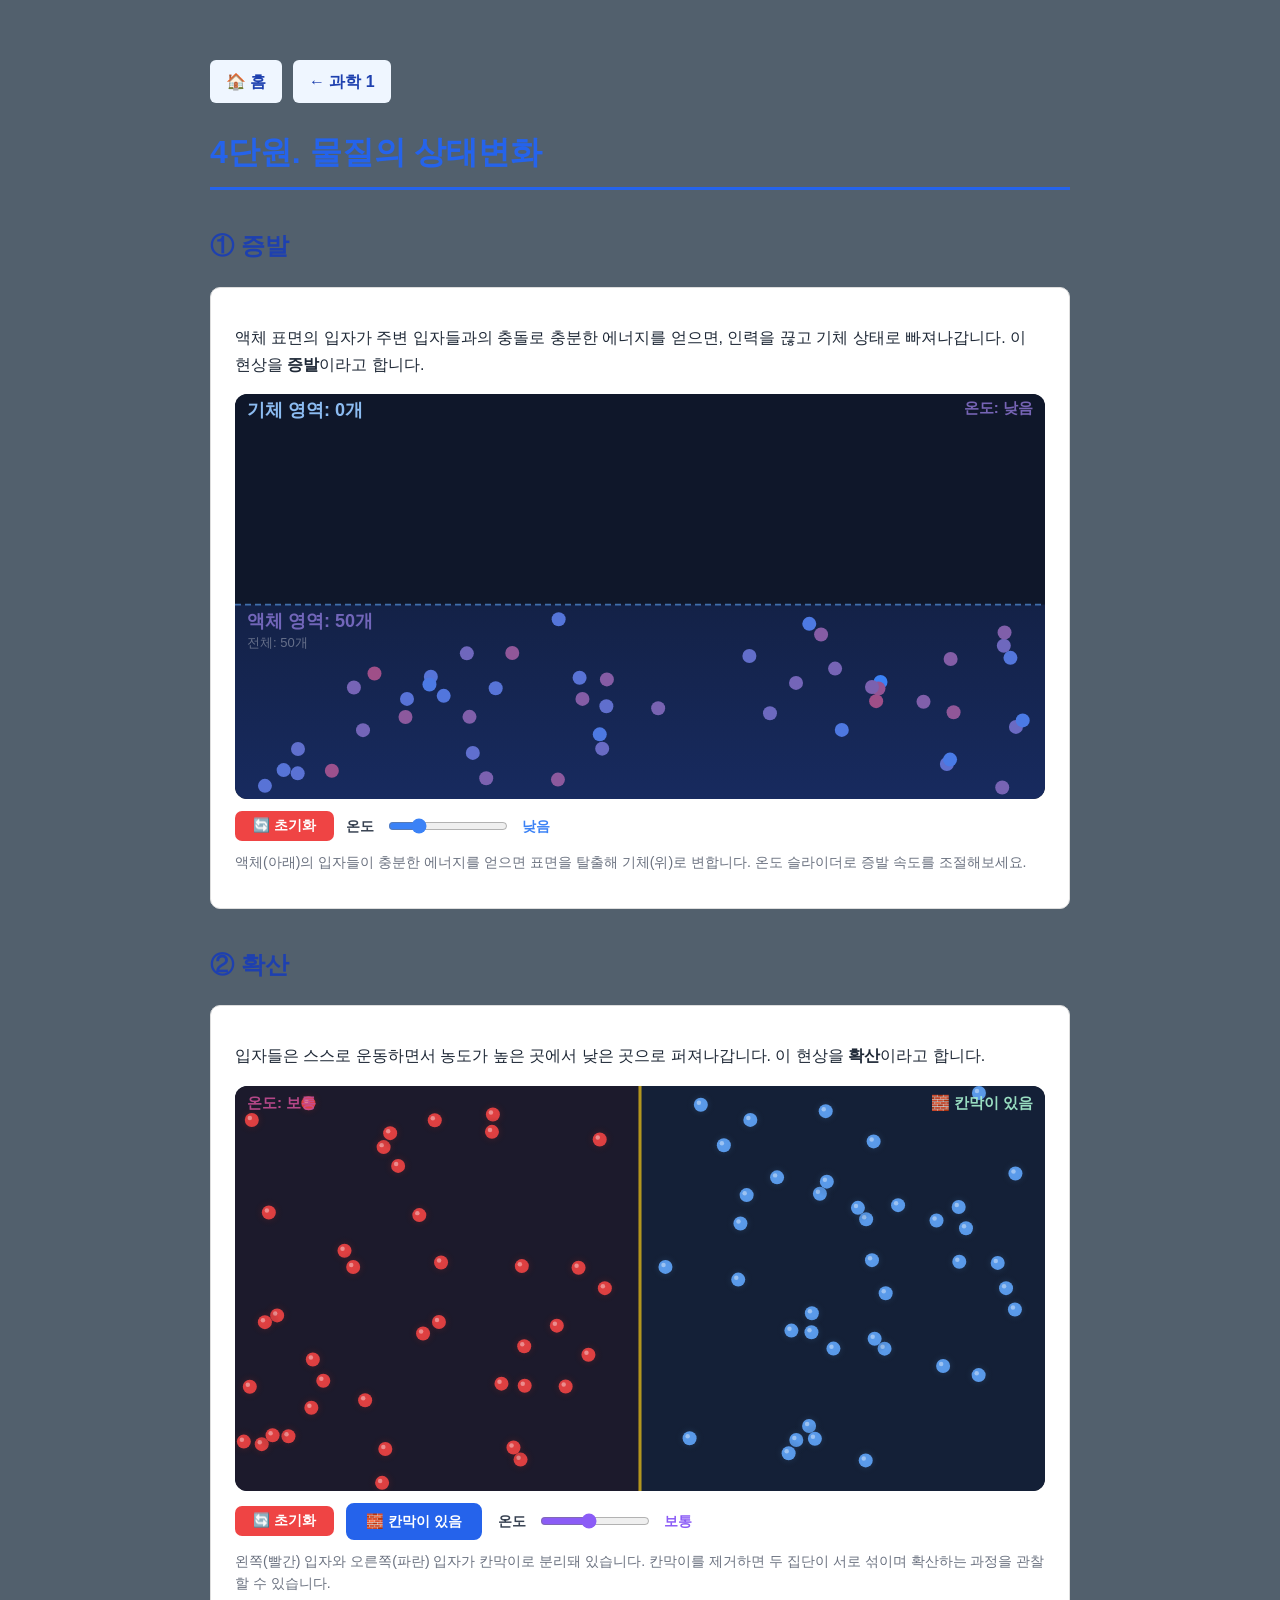
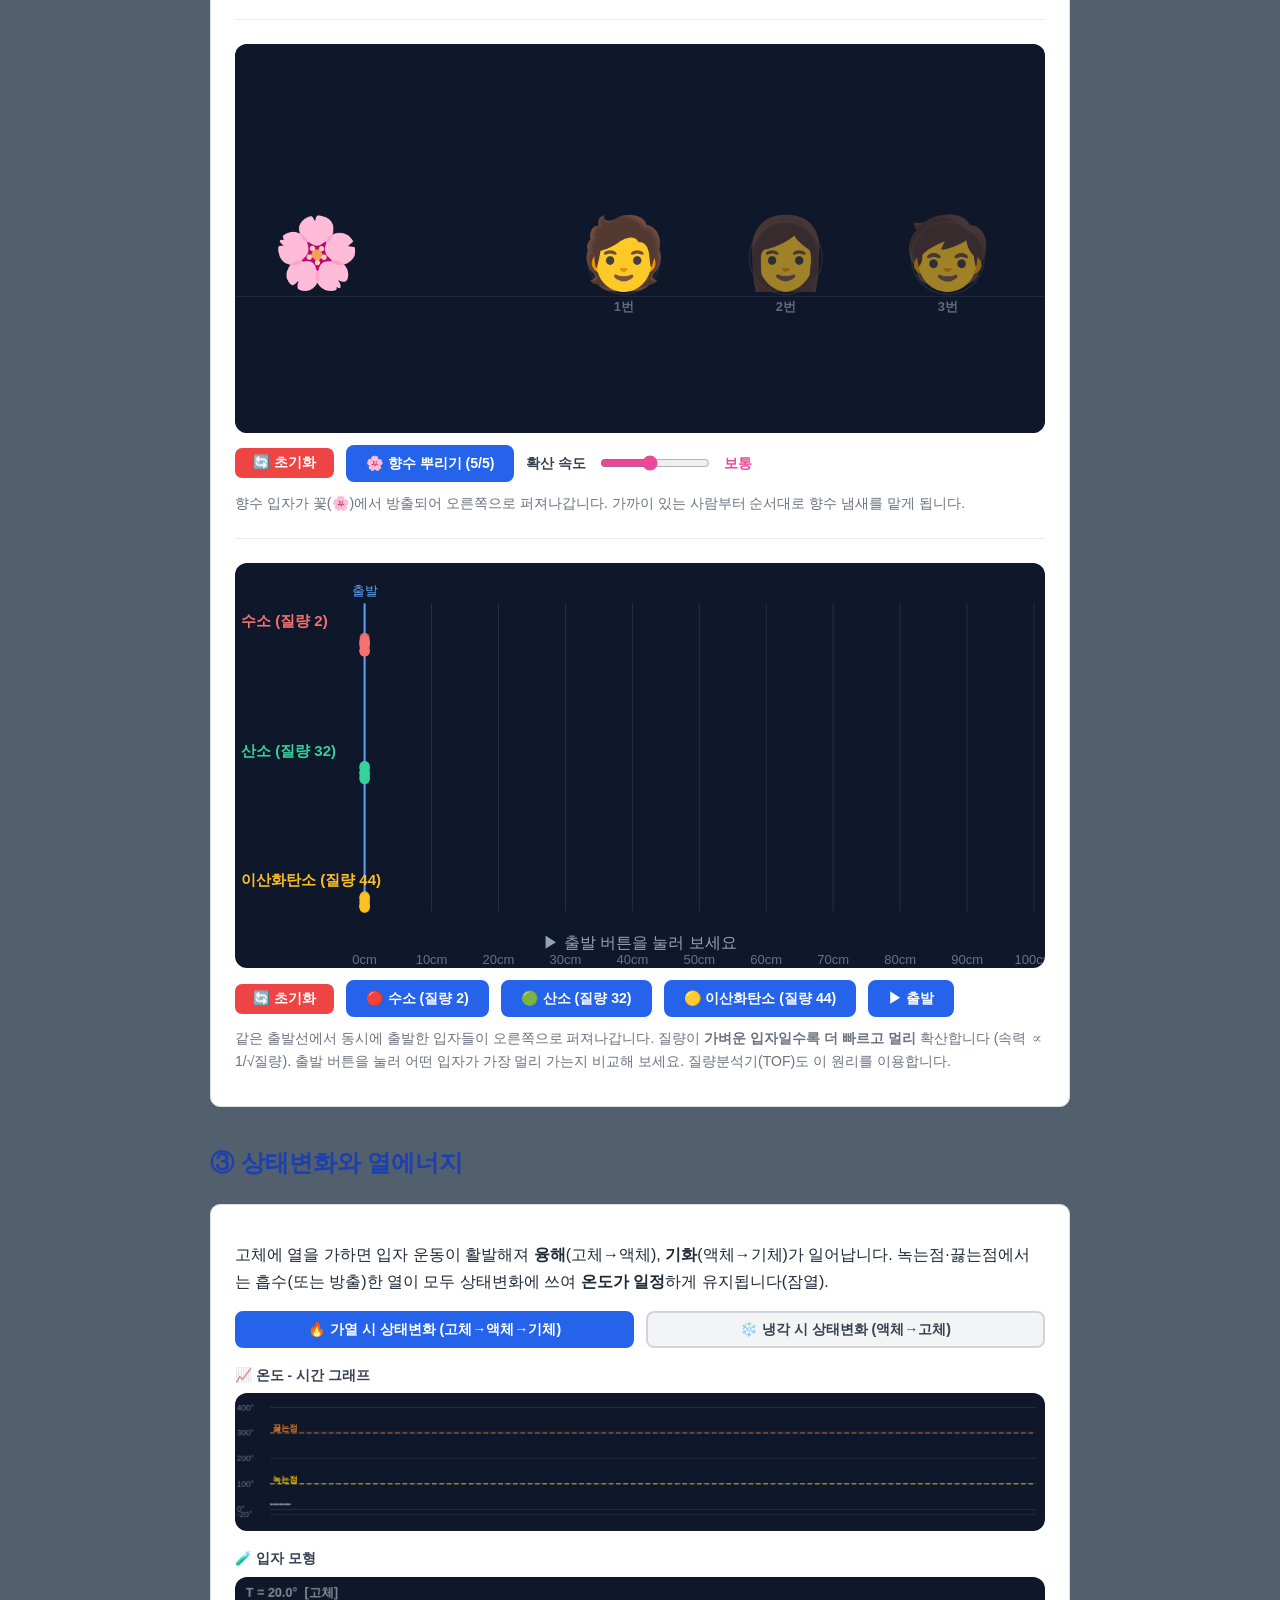
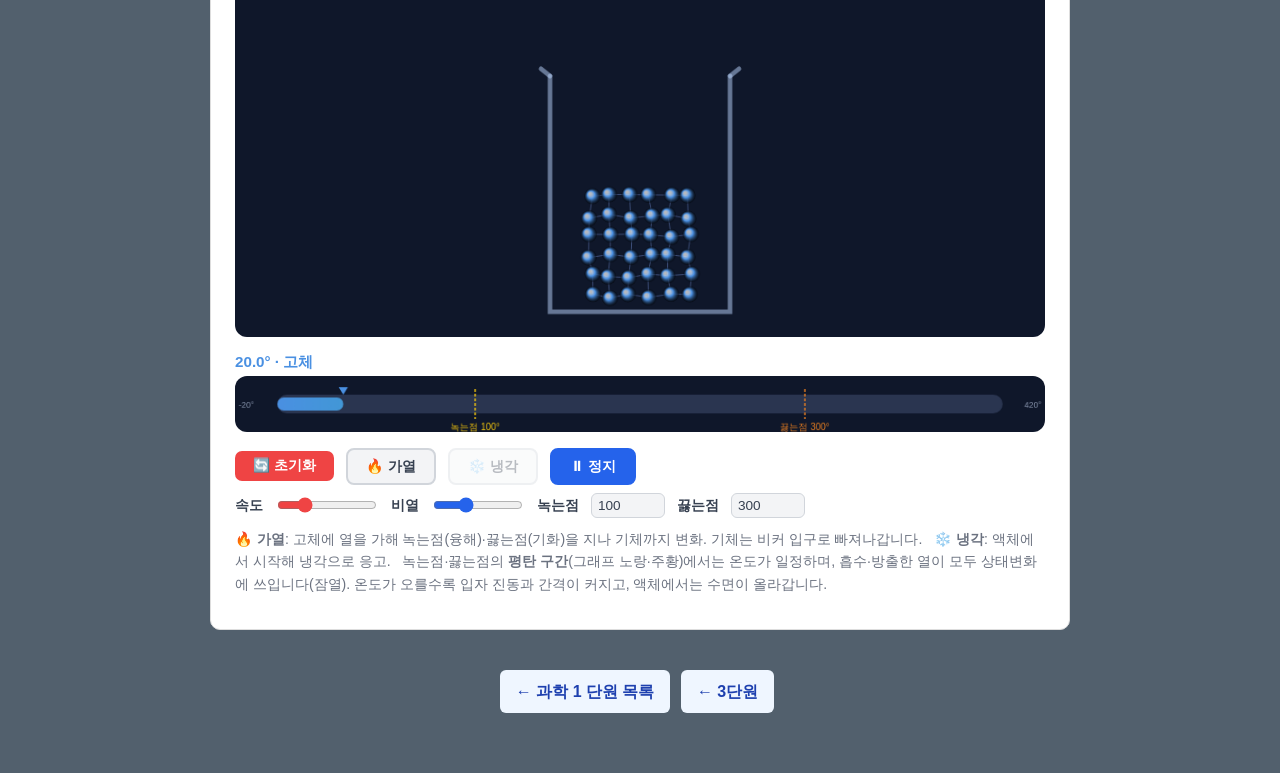
<file: s1-unit4.html>
<!DOCTYPE html>
<html lang="ko">
<head>
<meta charset="UTF-8">
<title>4단원 물질의 상태변화 - 과학 1</title>
<link rel="stylesheet" href="style.css">
<style>
body{font-family:'Pretendard',sans-serif;max-width:860px;margin:40px auto;padding:20px;line-height:1.7;background:#f9fafb;color:#1f2937;}
h1{color:#2563eb;border-bottom:3px solid #2563eb;padding-bottom:8px;}
h2{color:#1e40af;margin-top:36px;}
h3{color:#374151;margin-top:20px;}
.card{border:1px solid #ddd;border-radius:10px;padding:20px 24px;margin:18px 0;background:white;}
.nav-btn{display:inline-block;padding:8px 16px;background:#eff6ff;color:#1e40af;text-decoration:none;border-radius:6px;font-weight:600;margin-right:6px;}
.nav-btn:hover{background:#2563eb;color:white;}
.desc{font-size:0.88em;color:#6b7280;margin-top:10px;line-height:1.6;}

/* 공통 시뮬 */
.sim-scene{position:relative;width:100%;border-radius:12px;overflow:hidden;background:#0f172a;}
.sim-scene canvas{display:block;width:100%;border-radius:12px;}
.ctrl-row{display:flex;align-items:center;gap:12px;margin-top:12px;flex-wrap:wrap;}
.ctrl-label{font-size:0.85em;font-weight:600;color:#374151;}
.reset-btn{padding:6px 18px;background:#ef4444;color:white;border:none;border-radius:7px;font-size:0.85em;font-weight:600;cursor:pointer;}
.reset-btn:hover{background:#dc2626;}
.sim-btn{padding:7px 18px;border:2px solid #d1d5db;background:#f3f4f6;border-radius:8px;font-size:0.88em;font-weight:600;color:#374151;cursor:pointer;transition:all 0.18s;}
.sim-btn:hover{background:#e5e7eb;}
.sim-btn.active{background:#2563eb;border-color:#2563eb;color:white;}

/* 조건 카드 */
.conditions{display:grid;grid-template-columns:1fr 1fr;gap:12px;margin-top:14px;}
.cond-item{display:flex;align-items:flex-start;gap:12px;background:#f0f7ff;border:1.5px solid #bfdbfe;border-radius:10px;padding:14px 16px;}
.cond-num{background:#2563eb;color:white;font-weight:700;font-size:0.9em;width:26px;height:26px;border-radius:50%;display:flex;align-items:center;justify-content:center;flex-shrink:0;margin-top:1px;}
.cond-text{font-size:0.92em;color:#1e3a8a;line-height:1.6;}

/* 팝업 */
.modal-overlay{display:none;position:fixed;inset:0;background:rgba(0,0,0,0.5);z-index:100;justify-content:center;align-items:center;padding:20px;}
.modal-overlay.active{display:flex;}
.modal{background:white;border-radius:12px;max-width:480px;width:100%;padding:24px 28px;position:relative;box-shadow:0 20px 50px rgba(0,0,0,0.3);animation:modalIn 0.2s;}
@keyframes modalIn{from{opacity:0;transform:translateY(-10px)}to{opacity:1;transform:translateY(0)}}
.modal h3{color:#1e40af;margin:0 0 12px;padding-right:30px;}
.modal p{margin:0;color:#374151;}
.modal-close{position:absolute;top:12px;right:14px;width:32px;height:32px;border:none;background:#f3f4f6;border-radius:50%;font-size:18px;cursor:pointer;color:#6b7280;}
.modal-close:hover{background:#ef4444;color:white;}
</style>
</head>
<body>

<div>
  <a class="nav-btn" href="index.html">🏠 홈</a>
  <a class="nav-btn" href="science1.html">← 과학 1</a>
</div>

<h1>4단원. 물질의 상태변화</h1>

<!-- ① 증발 -->
<h2>① 증발</h2>
<div class="card">
  <p>액체 표면의 입자가 주변 입자들과의 충돌로 충분한 에너지를 얻으면, 인력을 끊고 기체 상태로 빠져나갑니다. 이 현상을 <strong>증발</strong>이라고 합니다.</p>
  <div style="margin-top:8px;">
    <div class="sim-scene" id="evap-scene">
      <canvas id="evap-canvas"></canvas>
    </div>
    <div class="ctrl-row">
      <button class="reset-btn" id="evap-reset">🔄 초기화</button>
      <span class="ctrl-label">온도</span>
      <input type="range" id="evap-temp" min="1" max="10" value="3"
        style="width:120px;accent-color:#3b82f6;cursor:pointer;">
      <span id="evap-temp-val" style="font-size:0.85em;font-weight:700;color:#3b82f6;min-width:24px;">낮음</span>
    </div>
    <p class="desc">액체(아래)의 입자들이 충분한 에너지를 얻으면 표면을 탈출해 기체(위)로 변합니다. 온도 슬라이더로 증발 속도를 조절해보세요.</p>
  </div>
</div>

<!-- ② 확산 -->
<h2>② 확산</h2>
<div class="card">
  <p>입자들은 스스로 운동하면서 농도가 높은 곳에서 낮은 곳으로 퍼져나갑니다. 이 현상을 <strong>확산</strong>이라고 합니다.</p>
  <div style="margin-top:8px;">
    <div class="sim-scene" id="diff-scene">
      <canvas id="diff-canvas"></canvas>
    </div>
    <div class="ctrl-row">
      <button class="reset-btn" id="diff-reset">🔄 초기화</button>
      <button class="sim-btn active" id="diff-wall-btn">🧱 칸막이 있음</button>
      <span class="ctrl-label" style="margin-left:4px;">온도</span>
      <input type="range" id="diff-temp" min="1" max="10" value="5"
        style="width:110px;accent-color:#8b5cf6;cursor:pointer;">
      <span id="diff-temp-val" style="font-size:0.85em;font-weight:700;color:#8b5cf6;min-width:24px;">보통</span>
    </div>
    <p class="desc">왼쪽(빨간) 입자와 오른쪽(파란) 입자가 칸막이로 분리돼 있습니다. 칸막이를 제거하면 두 집단이 서로 섞이며 확산하는 과정을 관찰할 수 있습니다.</p>

    <!-- 구분선 -->
    <div style="border-top:1.5px solid rgba(0,0,0,0.07);margin:24px 0;"></div>

    <!-- 향수 확산 -->
    <div class="sim-scene" id="perf-scene">
      <canvas id="perf-canvas"></canvas>
    </div>
    <div class="ctrl-row">
      <button class="reset-btn" id="perf-reset">🔄 초기화</button>
      <button class="sim-btn active" id="perf-spray-btn">🌸 향수 뿌리기 (5/5)</button>
      <span class="ctrl-label">확산 속도</span>
      <input type="range" id="perf-speed" min="1" max="10" value="5"
        style="width:110px;accent-color:#ec4899;cursor:pointer;">
      <span id="perf-speed-val" style="font-size:0.85em;font-weight:700;color:#ec4899;">보통</span>
    </div>
    <p class="desc">향수 입자가 꽃(🌸)에서 방출되어 오른쪽으로 퍼져나갑니다. 가까이 있는 사람부터 순서대로 향수 냄새를 맡게 됩니다.</p>

    <!-- 구분선 -->
    <div style="border-top:1.5px solid rgba(0,0,0,0.07);margin:24px 0;"></div>

    <!-- 질량별 확산 거리 -->
    <div class="sim-scene" id="mass-scene">
      <canvas id="mass-canvas"></canvas>
    </div>
    <div class="ctrl-row">
      <button class="reset-btn" id="mass-reset">🔄 초기화</button>
      <button class="sim-btn active" id="mass-h2">🔴 수소 (질량 2)</button>
      <button class="sim-btn active" id="mass-o2">🟢 산소 (질량 32)</button>
      <button class="sim-btn active" id="mass-co2">🟡 이산화탄소 (질량 44)</button>
      <button class="sim-btn" id="mass-go" style="background:#2563eb;border-color:#2563eb;color:white;">▶ 출발</button>
    </div>
    <p class="desc">같은 출발선에서 동시에 출발한 입자들이 오른쪽으로 퍼져나갑니다. 질량이 <strong>가벼운 입자일수록 더 빠르고 멀리</strong> 확산합니다 (속력 ∝ 1/√질량). 출발 버튼을 눌러 어떤 입자가 가장 멀리 가는지 비교해 보세요. 질량분석기(TOF)도 이 원리를 이용합니다.</p>
  </div>
</div>

<!-- ③ 상태변화와 열에너지 -->
<h2>③ 상태변화와 열에너지</h2>
<div class="card">
  <p>고체에 열을 가하면 입자 운동이 활발해져 <strong>융해</strong>(고체→액체), <strong>기화</strong>(액체→기체)가 일어납니다. 녹는점·끓는점에서는 흡수(또는 방출)한 열이 모두 상태변화에 쓰여 <strong>온도가 일정</strong>하게 유지됩니다(잠열).</p>

  <style>
    #heat-sim .sim-btn:disabled{opacity:0.35;cursor:not-allowed;}
    #heat-sim .heat-num{width:60px;background:#f3f4f6;border:1.5px solid #d1d5db;border-radius:6px;padding:4px 6px;font-size:0.85em;color:#374151;}
    #heat-sim canvas{display:block;width:100%;height:auto;border-radius:12px;}
    #heat-readout{font-weight:700;font-size:0.95em;margin:12px 0 2px;}
  </style>

  <div id="heat-sim">
    <!-- 시나리오 토글 -->
    <div class="ctrl-row" style="margin-top:4px;">
      <button class="sim-btn active" id="heat-sc-heat" style="flex:1;">🔥 가열 시 상태변화 (고체→액체→기체)</button>
      <button class="sim-btn" id="heat-sc-cool" style="flex:1;">❄️ 냉각 시 상태변화 (액체→고체)</button>
    </div>

    <!-- 온도-시간 그래프 -->
    <div class="ctrl-label" style="margin-top:16px;">📈 온도 - 시간 그래프</div>
    <div class="sim-scene" style="margin-top:6px;">
      <canvas id="heat-graph" width="880" height="150"></canvas>
    </div>

    <!-- 입자 모형 + 비커 -->
    <div class="ctrl-label" style="margin-top:16px;">🧪 입자 모형</div>
    <div class="sim-scene" style="margin-top:6px;">
      <canvas id="heat-particle" width="900" height="400"></canvas>
    </div>

    <!-- 온도계 -->
    <div id="heat-readout">20.0° · 고체</div>
    <div class="sim-scene" style="margin-top:2px;">
      <canvas id="heat-thermo" width="880" height="60"></canvas>
    </div>

    <!-- 동작 컨트롤 -->
    <div class="ctrl-row" style="margin-top:16px;">
      <button class="reset-btn" id="heat-reset">🔄 초기화</button>
      <button class="sim-btn" id="heat-btn-heat">🔥 가열</button>
      <button class="sim-btn" id="heat-btn-cool">❄️ 냉각</button>
      <button class="sim-btn active" id="heat-btn-stop">⏸ 정지</button>
    </div>
    <div class="ctrl-row" style="margin-top:8px;">
      <span class="ctrl-label">속도</span>
      <input type="range" id="heat-rate" min="5" max="150" value="40" style="width:100px;accent-color:#ef4444;cursor:pointer;">
      <span class="ctrl-label">비열</span>
      <input type="range" id="heat-cap" min="2" max="20" value="8" style="width:90px;accent-color:#2563eb;cursor:pointer;">
      <span class="ctrl-label">녹는점</span>
      <input type="number" id="heat-mp" value="100" min="-10" max="380" class="heat-num">
      <span class="ctrl-label">끓는점</span>
      <input type="number" id="heat-bp" value="300" min="0" max="410" class="heat-num">
    </div>
    <p class="desc">🔥 <b>가열</b>: 고체에 열을 가해 녹는점(융해)·끓는점(기화)을 지나 기체까지 변화. 기체는 비커 입구로 빠져나갑니다. &nbsp; ❄️ <b>냉각</b>: 액체에서 시작해 냉각으로 응고. &nbsp; 녹는점·끓는점의 <b>평탄 구간</b>(그래프 노랑·주황)에서는 온도가 일정하며, 흡수·방출한 열이 모두 상태변화에 쓰입니다(잠열). 온도가 오를수록 입자 진동과 간격이 커지고, 액체에서는 수면이 올라갑니다.</p>
  </div>
</div>

<!-- 팝업 -->
<div class="modal-overlay" id="termModal">
  <div class="modal">
    <button class="modal-close" id="modalCloseBtn">✕</button>
    <h3 id="modalTerm"></h3>
    <p id="modalDef"></p>
  </div>
</div>

<!-- 하단 네비게이션 -->
<div style="margin-top:40px;text-align:center;">
  <a class="nav-btn" href="science1.html">← 과학 1 단원 목록</a>
  <a class="nav-btn" href="s1-unit3.html">← 3단원</a>
</div>

<script>
const dpr = window.devicePixelRatio || 1;

function heatCol(t){
  // t: 0~1, 파랑→주황→빨강
  const r = Math.round(59  + t*196);
  const g = Math.round(130 - t*100);
  const b = Math.round(246 - t*216);
  return `rgb(${r},${g},${b})`;
}
function heatColA(t,a){
  const r = Math.round(59  + t*196);
  const g = Math.round(130 - t*100);
  const b = Math.round(246 - t*216);
  return `rgba(${r},${g},${b},${a})`;
}

// ══════════════════════════════════════
// ① 증발 시뮬레이션
// ══════════════════════════════════════
(function(){
  const scene  = document.getElementById('evap-scene');
  const canvas = document.getElementById('evap-canvas');
  const ctx    = canvas.getContext('2d');
  let W, H;

  const TOTAL   = 50;      // 전체 입자 수 고정
  const R       = 7;
  const SURF_RATIO = 0.52; // 표면 위치
  let tempLevel = 3;

  let liquidParticles = [];
  let gasParticles    = [];

  function resize(){
    W = scene.clientWidth;
    H = Math.round(W * 0.5);
    canvas.width  = W * dpr; canvas.height = H * dpr;
    canvas.style.width = W+'px'; canvas.style.height = H+'px';
    ctx.setTransform(1,0,0,1,0,0); ctx.scale(dpr,dpr);
  }

  function initParticles(){
    liquidParticles = [];
    gasParticles    = [];
    const surfY = H * SURF_RATIO;
    for(let i=0; i<TOTAL; i++){
      const ang = Math.random()*Math.PI*2;
      const spd = 0.6 + Math.random()*0.8;
      liquidParticles.push({
        x: R*2 + Math.random()*(W - R*4),
        y: surfY + R*2 + Math.random()*(H - surfY - R*3),
        vx: Math.cos(ang)*spd,
        vy: Math.sin(ang)*spd,
        energy: Math.random()*0.5,
      });
    }
  }

  // 온도 레벨별 평형 기체 수
  // lv:  1  2  3  4  5   6   7   8   9  10
  const EQ_GAS = [0, 1, 3, 5, 7, 9, 12, 15, 18, 19, 20];

  function equilibriumGas(){ return EQ_GAS[tempLevel]; }

  function update(){
    const surfY  = H * SURF_RATIO;
    const tScale = tempLevel / 10;
    const eqGas  = equilibriumGas();
    const nGas   = gasParticles.length;
    const nLiq   = liquidParticles.length;

    // ── 평형 기반 전이 확률 계산 ──
    // 현재 기체가 목표보다 적으면 증발 촉진, 많으면 응결 촉진
    const deficit = eqGas - nGas; // 양수: 기체 부족 → 증발↑, 음수: 기체 과잉 → 응결↑

    // 기본 전이율 (온도에 비례)
    const BASE_RATE = 0.015 + tScale * 0.025;

    // 평형 추종: 목표보다 부족하면 증발만 강하게, 초과하면 응결만 강하게
    // (반대쪽은 idle 수준으로 억제 → 평형값을 확실히 따라가도록)
    const IDLE = 0.15, GAIN = 0.5;
    const evapProb = deficit > 0 ? BASE_RATE * (1 + deficit * GAIN) : BASE_RATE * IDLE;
    const condProb = deficit < 0 ? BASE_RATE * (1 - deficit * GAIN) : BASE_RATE * IDLE;

    // ── 액체 입자 이동 ──
    for(let i = liquidParticles.length - 1; i >= 0; i--){
      const p = liquidParticles[i];

      // 속도 조절
      const spd = Math.hypot(p.vx, p.vy);
      const targetSpd = (0.8 + tScale * 2.5) * (0.7 + Math.random()*0.6);
      if(spd > 0.01){
        p.vx = p.vx/spd * targetSpd * 0.12 + p.vx * 0.88;
        p.vy = p.vy/spd * targetSpd * 0.12 + p.vy * 0.88;
      }
      p.x += p.vx; p.y += p.vy;

      p.energy += (Math.random()-0.5) * 0.06;
      p.energy = Math.max(0, Math.min(1, p.energy));

      // 벽 반사
      if(p.x < R)   { p.x = R;   p.vx =  Math.abs(p.vx); }
      if(p.x > W-R) { p.x = W-R; p.vx = -Math.abs(p.vx); }
      if(p.y > H-R) { p.y = H-R; p.vy = -Math.abs(p.vy); }

      // 표면 도달 → 증발 판정
      if(p.y < surfY + R){
        p.y = surfY + R;
        if(nLiq > 1 && Math.random() < evapProb){
          gasParticles.push({
            x: p.x,
            y: surfY - R - Math.random()*8,
            vx: (Math.random()-0.5) * (1.5 + tScale*2.5),
            vy: -(1.2 + Math.random()*2) * (0.6 + tScale*0.8),
          });
          liquidParticles.splice(i, 1);
        } else {
          p.vy = Math.abs(p.vy) * 0.8;
        }
      }
    }

    // ── 기체 입자 이동 + 응결 판정 ──
    for(let i = gasParticles.length - 1; i >= 0; i--){
      const g = gasParticles[i];
      g.x += g.vx; g.y += g.vy;
      g.vx += (Math.random()-0.5) * 0.25;
      g.vy += (Math.random()-0.5) * 0.25;

      const spd = Math.hypot(g.vx, g.vy);
      const maxSpd = 1.8 + tScale * 2.5;
      if(spd > maxSpd){ g.vx = g.vx/spd*maxSpd; g.vy = g.vy/spd*maxSpd; }

      // 벽 반사
      if(g.x < R)          { g.x = R;        g.vx =  Math.abs(g.vx); }
      if(g.x > W-R)        { g.x = W-R;      g.vx = -Math.abs(g.vx); }
      if(g.y < R)          { g.y = R;        g.vy =  Math.abs(g.vy); }
      if(g.y > surfY - R)  { g.y = surfY-R;  g.vy = -Math.abs(g.vy); }

      // 표면 근처에서 응결 판정
      if(g.y > surfY - R*3 && Math.random() < condProb){
        // 액체로 전환 — 표면 바로 아래에 배치
        const ang = Math.random()*Math.PI*2;
        const spd2 = 0.6 + Math.random()*0.8;
        liquidParticles.push({
          x: g.x,
          y: surfY + R + Math.random()*(H - surfY - R*3),
          vx: Math.cos(ang)*spd2,
          vy: Math.abs(Math.sin(ang)*spd2), // 아래 방향
          energy: Math.random()*0.4,
        });
        gasParticles.splice(i, 1);
      }
    }
  }

  function draw(){
    ctx.clearRect(0,0,W,H);
    ctx.fillStyle = '#0f172a'; ctx.fillRect(0,0,W,H);

    const surfY  = H * SURF_RATIO;
    const tScale = tempLevel / 10;
    const nLiq   = liquidParticles.length;
    const nGas   = gasParticles.length;

    // 액체 영역 배경
    const liqGrd = ctx.createLinearGradient(0, surfY, 0, H);
    liqGrd.addColorStop(0, 'rgba(30,58,138,0.30)');
    liqGrd.addColorStop(1, 'rgba(30,58,138,0.55)');
    ctx.fillStyle = liqGrd;
    ctx.fillRect(0, surfY, W, H - surfY);

    // 표면선
    ctx.beginPath(); ctx.moveTo(0, surfY); ctx.lineTo(W, surfY);
    ctx.strokeStyle = 'rgba(96,165,250,0.6)';
    ctx.lineWidth = 1.8; ctx.setLineDash([6,4]); ctx.stroke(); ctx.setLineDash([]);

    // 기체 입자
    gasParticles.forEach(g => {
      const grd = ctx.createRadialGradient(g.x,g.y,0,g.x,g.y,R*2.2);
      grd.addColorStop(0, 'rgba(96,165,250,0.35)');
      grd.addColorStop(1, 'rgba(0,0,0,0)');
      ctx.beginPath(); ctx.arc(g.x,g.y,R*2.2,0,Math.PI*2);
      ctx.fillStyle=grd; ctx.fill();
      ctx.beginPath(); ctx.arc(g.x,g.y,R,0,Math.PI*2);
      ctx.fillStyle='rgba(147,197,253,0.92)'; ctx.fill();
    });

    // 액체 입자
    liquidParticles.forEach(p => {
      const t = p.energy;
      if(t > 0.55){
        const grd = ctx.createRadialGradient(p.x,p.y,0,p.x,p.y,R*2.2);
        grd.addColorStop(0, heatColA(t, t*0.4));
        grd.addColorStop(1, 'rgba(0,0,0,0)');
        ctx.beginPath(); ctx.arc(p.x,p.y,R*2.2,0,Math.PI*2);
        ctx.fillStyle=grd; ctx.fill();
      }
      ctx.beginPath(); ctx.arc(p.x,p.y,R,0,Math.PI*2);
      ctx.fillStyle = heatCol(t); ctx.fill();
    });

    // ── 입자 수 표시 ──
    const fs = Math.round(W*0.022);
    ctx.font = `bold ${fs}px sans-serif`;

    // 기체 영역 카운터 (상단 좌)
    ctx.textAlign = 'left';
    ctx.fillStyle = 'rgba(147,197,253,0.95)';
    ctx.fillText(`기체 영역: ${nGas}개`, 12, fs + 4);

    // 액체 영역 카운터 (표면선 아래)
    ctx.fillStyle = heatCol(tScale * 0.6 + 0.1);
    ctx.fillText(`액체 영역: ${nLiq}개`, 12, surfY + fs + 4);

    // 합계
    ctx.fillStyle = 'rgba(255,255,255,0.35)';
    ctx.font = `${Math.round(W*0.016)}px sans-serif`;
    ctx.fillText(`전체: ${nGas + nLiq}개`, 12, surfY + fs*2 + 6);

    // 온도
    const labels = ['','매우 낮음','낮음','낮음','보통','보통','보통','높음','높음','매우 높음','매우 높음'];
    ctx.font = `bold ${Math.round(W*0.018)}px sans-serif`;
    ctx.textAlign = 'right';
    ctx.fillStyle = heatCol(tScale);
    ctx.fillText(`온도: ${labels[tempLevel]}`, W-12, Math.round(W*0.018) + 4);
  }

  function loop(){ update(); draw(); requestAnimationFrame(loop); }

  document.getElementById('evap-temp').addEventListener('input', e => {
    tempLevel = parseInt(e.target.value);
    const labels = ['','매우 낮음','낮음','낮음','보통','보통','보통','높음','높음','매우 높음','매우 높음'];
    document.getElementById('evap-temp-val').textContent = labels[tempLevel];
  });
  document.getElementById('evap-reset').addEventListener('click', initParticles);

  resize(); initParticles(); loop();
  window.addEventListener('resize', ()=>{ resize(); initParticles(); });
})();

// ══════════════════════════════════════
// ② 확산 시뮬레이션
// ══════════════════════════════════════
(function(){
  const scene  = document.getElementById('diff-scene');
  const canvas = document.getElementById('diff-canvas');
  const ctx    = canvas.getContext('2d');
  let W, H;

  const N = 40; // 각 집단 입자 수
  const R = 7;
  let tempLevel = 5;
  let wallOn    = true;
  let particles = [];

  function resize(){
    W = scene.clientWidth;
    H = Math.round(W * 0.5);
    canvas.width  = W * dpr; canvas.height = H * dpr;
    canvas.style.width = W+'px'; canvas.style.height = H+'px';
    ctx.setTransform(1,0,0,1,0,0); ctx.scale(dpr,dpr);
  }

  function initParticles(){
    particles = [];
    // 왼쪽: 빨간 입자
    for(let i=0; i<N; i++){
      const ang = Math.random()*Math.PI*2;
      const spd = 0.8 + Math.random()*0.8;
      particles.push({
        x: R + Math.random()*(W/2 - R*3),
        y: R + Math.random()*(H - R*2),
        vx: Math.cos(ang)*spd, vy: Math.sin(ang)*spd,
        type: 'red'
      });
    }
    // 오른쪽: 파란 입자
    for(let i=0; i<N; i++){
      const ang = Math.random()*Math.PI*2;
      const spd = 0.8 + Math.random()*0.8;
      particles.push({
        x: W/2 + R*2 + Math.random()*(W/2 - R*3),
        y: R + Math.random()*(H - R*2),
        vx: Math.cos(ang)*spd, vy: Math.sin(ang)*spd,
        type: 'blue'
      });
    }
  }

  function update(){
    const tScale = tempLevel / 10;
    const targetSpd = 0.6 + tScale * 3.0;

    particles.forEach(p => {
      // 속도 조절
      const spd = Math.hypot(p.vx, p.vy);
      if(spd > 0.01){
        const ts = targetSpd * (0.7 + Math.random()*0.6);
        p.vx = p.vx/spd * ts * 0.12 + p.vx * 0.88;
        p.vy = p.vy/spd * ts * 0.12 + p.vy * 0.88;
      }
      p.x += p.vx; p.y += p.vy;

      // 칸막이 충돌
      if(wallOn){
        if(p.x > W/2 - 3 && p.x < W/2 + 3){
          if(p.type === 'red'  && p.vx > 0){ p.x = W/2 - R - 2; p.vx = -Math.abs(p.vx); }
          if(p.type === 'blue' && p.vx < 0){ p.x = W/2 + R + 2; p.vx =  Math.abs(p.vx); }
        }
      }

      // 벽 반사
      if(p.x < R)    { p.x = R;   p.vx =  Math.abs(p.vx); }
      if(p.x > W-R)  { p.x = W-R; p.vx = -Math.abs(p.vx); }
      if(p.y < R)    { p.y = R;   p.vy =  Math.abs(p.vy); }
      if(p.y > H-R)  { p.y = H-R; p.vy = -Math.abs(p.vy); }
    });

    // 입자 간 충돌 (간단 처리)
    for(let i=0; i<particles.length; i++){
      for(let j=i+1; j<particles.length; j++){
        const a=particles[i], b=particles[j];
        const dx=b.x-a.x, dy=b.y-a.y;
        const d=Math.hypot(dx,dy);
        if(d < R*2 && d > 0.01){
          const nx=dx/d, ny=dy/d;
          const ov=(R*2-d)/2;
          a.x-=nx*ov; a.y-=ny*ov;
          b.x+=nx*ov; b.y+=ny*ov;
          const dv=(a.vx-b.vx)*nx+(a.vy-b.vy)*ny;
          if(dv>0){
            a.vx-=dv*nx*0.9; a.vy-=dv*ny*0.9;
            b.vx+=dv*nx*0.9; b.vy+=dv*ny*0.9;
          }
        }
      }
    }
  }

  function draw(){
    ctx.clearRect(0,0,W,H);
    ctx.fillStyle = '#0f172a'; ctx.fillRect(0,0,W,H);

    const tScale = tempLevel / 10;

    // 영역 배경 (칸막이 있을 때)
    if(wallOn){
      ctx.fillStyle = 'rgba(239,68,68,0.06)';
      ctx.fillRect(0, 0, W/2, H);
      ctx.fillStyle = 'rgba(96,165,250,0.06)';
      ctx.fillRect(W/2, 0, W/2, H);
    }

    // 입자
    particles.forEach(p => {
      const isRed = p.type === 'red';
      const cr = isRed ? [239,68,68] : [96,165,250];
      // 글로우
      const grd = ctx.createRadialGradient(p.x,p.y,0,p.x,p.y,R*2.2);
      grd.addColorStop(0, `rgba(${cr[0]},${cr[1]},${cr[2]},${0.18+tScale*0.2})`);
      grd.addColorStop(1, 'rgba(0,0,0,0)');
      ctx.beginPath(); ctx.arc(p.x,p.y,R*2.2,0,Math.PI*2);
      ctx.fillStyle=grd; ctx.fill();
      // 본체
      ctx.beginPath(); ctx.arc(p.x,p.y,R,0,Math.PI*2);
      ctx.fillStyle=`rgba(${cr[0]},${cr[1]},${cr[2]},0.9)`; ctx.fill();
      // 하이라이트
      ctx.beginPath(); ctx.arc(p.x-R*0.28, p.y-R*0.28, R*0.32, 0, Math.PI*2);
      ctx.fillStyle='rgba(255,255,255,0.4)'; ctx.fill();
    });

    // 칸막이
    if(wallOn){
      const grd = ctx.createLinearGradient(W/2-2, 0, W/2+2, 0);
      grd.addColorStop(0, 'rgba(250,204,21,0.2)');
      grd.addColorStop(0.5, 'rgba(250,204,21,0.85)');
      grd.addColorStop(1, 'rgba(250,204,21,0.2)');
      ctx.fillStyle = grd;
      ctx.fillRect(W/2-2, 0, 4, H);
    }

    // 혼합 정도 표시
    const cx = W/2;
    const redRight  = particles.filter(p=>p.type==='red'  && p.x>cx).length;
    const blueLeft  = particles.filter(p=>p.type==='blue' && p.x<cx).length;
    const mixPct    = Math.round((redRight + blueLeft) / (N*2) * 100);

    ctx.font = `bold ${Math.round(W*0.018)}px sans-serif`;
    ctx.textAlign = 'right'; ctx.fillStyle = 'rgba(167,243,208,0.9)';
    ctx.fillText(wallOn ? '🧱 칸막이 있음' : `혼합률: ${mixPct}%`, W-12, 22);

    // 온도
    const tempLabels = ['','매우 낮음','낮음','낮음','보통','보통','보통','높음','높음','매우 높음','매우 높음'];
    ctx.textAlign = 'left';
    ctx.fillStyle = `rgba(${Math.round(139+tScale*116)},${Math.round(92-tScale*30)},${Math.round(246-tScale*200)},0.9)`;
    ctx.fillText(`온도: ${tempLabels[tempLevel]}`, 12, 22);
  }

  function loop(){ update(); draw(); requestAnimationFrame(loop); }

  // 칸막이 버튼
  const wallBtn = document.getElementById('diff-wall-btn');
  wallBtn.addEventListener('click', ()=>{
    wallOn = !wallOn;
    wallBtn.textContent = wallOn ? '🧱 칸막이 있음' : '🟢 칸막이 제거됨';
    wallBtn.classList.toggle('active', wallOn);
  });

  document.getElementById('diff-temp').addEventListener('input', e => {
    tempLevel = parseInt(e.target.value);
    const labels = ['','매우 낮음','낮음','낮음','보통','보통','보통','높음','높음','매우 높음','매우 높음'];
    document.getElementById('diff-temp-val').textContent = labels[tempLevel];
  });

  document.getElementById('diff-reset').addEventListener('click', ()=>{
    wallOn = true;
    wallBtn.textContent = '🧱 칸막이 있음';
    wallBtn.classList.add('active');
    initParticles();
  });

  // 팝업
  document.getElementById('modalCloseBtn').addEventListener('click', ()=>{
    document.getElementById('termModal').classList.remove('active');
  });

  resize(); initParticles(); loop();
  window.addEventListener('resize', ()=>{ resize(); initParticles(); });
})();

// ══════════════════════════════════════
// 향수 확산 시뮬레이션
// ══════════════════════════════════════
(function(){
  const scene  = document.getElementById('perf-scene');
  const canvas = document.getElementById('perf-canvas');
  const ctx    = canvas.getContext('2d');
  let W, H;
  let particles = [];
  let spraying  = false;
  let sprayTimer = 0;
  let speedLevel = 5;
  let sprayCount = 0;
  const MAX_SPRAY = 5;

  // 사람 3명 상태
  // x 위치는 resize에서 계산
  const PEOPLE = [
    { xRatio: 0.48, smelled: false, handUp: false, handTimer: 0, emoji: '🧑' },
    { xRatio: 0.68, smelled: false, handUp: false, handTimer: 0, emoji: '👩' },
    { xRatio: 0.88, smelled: false, handUp: false, handTimer: 0, emoji: '🧒' },
  ];
  const SRC_X_RATIO = 0.10, SRC_Y_RATIO = 0.55;
  const PERSON_R = 0; // 감지 반경은 resize에서 계산

  function resize(){
    W = scene.clientWidth;
    H = Math.round(W * 0.48);
    canvas.width  = W * dpr; canvas.height = H * dpr;
    canvas.style.width = W+'px'; canvas.style.height = H+'px';
    ctx.setTransform(1,0,0,1,0,0); ctx.scale(dpr,dpr);
  }

  function resetPeople(){
    PEOPLE.forEach(p => { p.smelled=false; p.handUp=false; p.handTimer=0; });
  }

  function spawnParticle(){
    const sx = W * SRC_X_RATIO, sy = H * SRC_Y_RATIO;
    const ang = (Math.random()-0.5) * Math.PI * 0.9; // 우측으로 집중
    const spd = (0.8 + Math.random()*0.7) * (0.5 + speedLevel*0.1);
    particles.push({
      x: sx, y: sy,
      vx: Math.abs(Math.cos(ang)*spd) * (0.7+Math.random()*0.5), // 항상 오른쪽
      vy: Math.sin(ang) * spd,
      life: 1.0,
      decay: 0.0006 + Math.random()*0.0006, // 훨씬 느리게 소멸
      r: 2.5 + Math.random()*2,
      hue: 300 + Math.random()*50,
    });
  }

  function update(){
    const sScale = speedLevel / 10;

    if(spraying){
      sprayTimer++;
      const burst = Math.round(2 + sScale*3);
      for(let i=0; i<burst; i++) spawnParticle();
      if(sprayTimer > 90){ spraying=false; sprayTimer=0; }
    }

    const personR = W * 0.045; // 감지 반경

    particles.forEach(p => {
      p.x += p.vx; p.y += p.vy;
      // 브라운 운동
      p.vx += (Math.random()-0.5) * 0.08 * sScale;
      p.vy += (Math.random()-0.5) * 0.10 * sScale;
      // 공기저항 최소화 — 거의 감속 안 함
      p.vx *= 0.998; p.vy *= 0.998;
      p.life -= p.decay;

      // 상하 벽 반사 (좌우는 통과)
      if(p.y < p.r)   { p.y = p.r;   p.vy =  Math.abs(p.vy); }
      if(p.y > H-p.r) { p.y = H-p.r; p.vy = -Math.abs(p.vy); }
      // 오른쪽 벽 반사
      if(p.x > W-p.r) { p.x = W-p.r; p.vx = -Math.abs(p.vx)*0.6; }
      // 왼쪽 (꽃 위치 기준 왼쪽은 반사)
      if(p.x < W*SRC_X_RATIO - p.r){ p.x = W*SRC_X_RATIO - p.r; p.vx = Math.abs(p.vx); }

      // 사람 감지
      PEOPLE.forEach(person => {
        if(person.smelled) return;
        const px = W * person.xRatio;
        const py = H * SRC_Y_RATIO;
        if(Math.hypot(p.x - px, p.y - py) < personR){
          person.smelled = true;
          person.handUp  = true;
          person.handTimer = 120; // 손 유지 시간
        }
      });
    });

    particles = particles.filter(p => p.life > 0);

    // 손 내리기 타이머
    PEOPLE.forEach(person => {
      if(person.handTimer > 0){
        person.handTimer--;
        if(person.handTimer === 0) person.handUp = false;
      }
    });
  }

  function draw(){
    ctx.clearRect(0,0,W,H);
    ctx.fillStyle = '#0f172a'; ctx.fillRect(0,0,W,H);

    const personR = W * 0.045;
    const personFontSz = Math.round(H * 0.18);
    const groundY = H * SRC_Y_RATIO + personFontSz * 0.55;

    // 바닥선
    ctx.beginPath(); ctx.moveTo(0, groundY); ctx.lineTo(W, groundY);
    ctx.strokeStyle = 'rgba(255,255,255,0.08)'; ctx.lineWidth=1; ctx.stroke();

    // 꽃 (향수 출처)
    const sx = W * SRC_X_RATIO, sy = H * SRC_Y_RATIO;
    ctx.font = `${personFontSz}px sans-serif`;
    ctx.textAlign = 'center'; ctx.textBaseline = 'middle';
    ctx.fillText('🌸', sx, sy);

    // 입자
    particles.forEach(p => {
      const a = p.life * 0.75;
      const grd = ctx.createRadialGradient(p.x,p.y,0,p.x,p.y,p.r*2.8);
      grd.addColorStop(0, `hsla(${p.hue},90%,75%,${a})`);
      grd.addColorStop(1, `hsla(${p.hue},90%,75%,0)`);
      ctx.beginPath(); ctx.arc(p.x,p.y,p.r*2.8,0,Math.PI*2);
      ctx.fillStyle=grd; ctx.fill();
      ctx.beginPath(); ctx.arc(p.x,p.y,p.r,0,Math.PI*2);
      ctx.fillStyle=`hsla(${p.hue},90%,82%,${a*0.9})`;
      ctx.fill();
    });

    // 사람들
    PEOPLE.forEach((person, i) => {
      const px = W * person.xRatio;
      const py = H * SRC_Y_RATIO;

      // 감지 범위 표시 (반투명 원)
      ctx.beginPath(); ctx.arc(px, py, personR, 0, Math.PI*2);
      ctx.strokeStyle = person.smelled
        ? 'rgba(249,168,212,0.35)'
        : 'rgba(255,255,255,0.08)';
      ctx.lineWidth = 1.5; ctx.stroke();

      // 사람 이모지
      ctx.font = `${personFontSz}px sans-serif`;
      ctx.textAlign = 'center'; ctx.textBaseline = 'middle';
      ctx.fillText(person.emoji, px, py);

      // 손 들기 (냄새 맡으면)
      if(person.handUp){
        ctx.font = `${Math.round(personFontSz*0.6)}px sans-serif`;
        ctx.fillText('🖐️', px + personFontSz*0.55, py - personFontSz*0.45);
        // 말풍선
        ctx.font = `bold ${Math.round(W*0.022)}px sans-serif`;
        ctx.fillStyle = 'rgba(249,168,212,0.95)';
        ctx.fillText('맡았다!', px, py - personFontSz*0.9);
      } else if(person.smelled){
        // 이미 맡았지만 손 내림
        ctx.font = `${Math.round(W*0.018)}px sans-serif`;
        ctx.fillStyle = 'rgba(249,168,212,0.5)';
        ctx.fillText('✓', px + personFontSz*0.5, py - personFontSz*0.3);
      }

      // 순서 번호
      ctx.font = `bold ${Math.round(W*0.016)}px sans-serif`;
      ctx.fillStyle = 'rgba(148,163,184,0.6)';
      ctx.textBaseline = 'top';
      ctx.fillText(`${i+1}번`, px, groundY + 4);
    });

    ctx.textBaseline = 'alphabetic';

    // 스프레이 표시
    if(spraying){
      ctx.font = `bold ${Math.round(W*0.016)}px sans-serif`;
      ctx.textAlign = 'left';
      ctx.fillStyle = 'rgba(249,168,212,0.7)';
      ctx.fillText('💨 향수 분사 중...', 10, 20);
    }
  }

  function loop(){ update(); draw(); requestAnimationFrame(loop); }

  function updateSprayBtn(){
    const btn = document.getElementById('perf-spray-btn');
    const left = MAX_SPRAY - sprayCount;
    btn.textContent = left > 0 ? `🌸 향수 뿌리기 (${left}/${MAX_SPRAY})` : '🚫 향수 소진';
    btn.disabled = left <= 0;
    btn.style.opacity = left > 0 ? '1' : '0.45';
    btn.style.cursor  = left > 0 ? 'pointer' : 'not-allowed';
  }

  document.getElementById('perf-spray-btn').addEventListener('click', ()=>{
    if(sprayCount >= MAX_SPRAY) return;
    spraying=true; sprayTimer=0; sprayCount++;
    updateSprayBtn();
  });
  document.getElementById('perf-speed').addEventListener('input', e => {
    speedLevel = parseInt(e.target.value);
    const labels=['','매우 느림','느림','느림','보통','보통','보통','빠름','빠름','매우 빠름','매우 빠름'];
    document.getElementById('perf-speed-val').textContent = labels[speedLevel];
  });
  document.getElementById('perf-reset').addEventListener('click', ()=>{
    particles=[]; spraying=false; sprayTimer=0; sprayCount=0;
    resetPeople(); updateSprayBtn();
  });

  resize(); updateSprayBtn(); loop();
  window.addEventListener('resize', resize);
})();

// ══════════════════════════════════════
// 질량별 확산 거리 비교 시뮬레이션 (TOF 원리)
// ══════════════════════════════════════
(function(){
  const scene  = document.getElementById('mass-scene');
  const canvas = document.getElementById('mass-canvas');
  const ctx    = canvas.getContext('2d');
  let W, H;

  const GASES = [
    { id:'h2',  short:'수소',       mass:2,  color:'#f87171' },
    { id:'o2',  short:'산소',       mass:32, color:'#34d399' },
    { id:'co2', short:'이산화탄소', mass:44, color:'#fbbf24' },
  ];
  const sel = new Set(['h2','o2','co2']);

  const N = 16;          // 종류별 입자 수
  const R = 5;
  const RUN_MS = 4200;   // 확산 시간
  const K = 2.4;         // 속도 스케일

  let particles = [];
  let running = false;
  let startT = 0;
  let finished = false;

  function speedFactor(mass){ return Math.sqrt(2 / mass); } // 1/√m, 수소=1 기준

  function resize(){
    W = scene.clientWidth;
    H = Math.round(W * 0.5);
    canvas.width  = W * dpr; canvas.height = H * dpr;
    canvas.style.width = W+'px'; canvas.style.height = H+'px';
    ctx.setTransform(1,0,0,1,0,0); ctx.scale(dpr,dpr);
  }

  function active(){ return GASES.filter(g => sel.has(g.id)); }
  function startX(){ return W * 0.16; }
  function maxX(){ return W - R - 6; }
  function laneY(i, total){
    const top = H * 0.20, bot = H * 0.84;
    return total === 1 ? (top+bot)/2 : top + (bot-top) * i/(total-1);
  }

  function init(){
    running = false; finished = false; startT = 0;
    particles = [];
    const gs = active();
    gs.forEach((g, i) => {
      const yc = laneY(i, gs.length);
      for(let k=0; k<N; k++){
        particles.push({ g, x:startX(), y:yc + (Math.random()*16-8), yc });
      }
    });
  }

  function start(){
    init();
    if(active().length === 0) return;
    running = true; startT = performance.now();
  }

  function update(){
    if(!running) return;
    const el = performance.now() - startT;
    if(el >= RUN_MS){ running = false; finished = true; return; }
    particles.forEach(p => {
      const sp = speedFactor(p.g.mass) * K;
      p.x += sp * (0.6 + Math.random()*0.8);
      p.y += (Math.random()*2-1) * sp * 0.45;
      if(p.x > maxX()) p.x = maxX();
      if(p.y < p.yc-26) p.y = p.yc-26;
      if(p.y > p.yc+26) p.y = p.yc+26;
    });
  }

  function draw(){
    ctx.clearRect(0,0,W,H);
    const sx = startX(), mx = maxX();

    // 눈금자
    ctx.strokeStyle = 'rgba(148,163,184,0.18)';
    ctx.fillStyle = '#64748b';
    ctx.font = `${Math.round(W*0.016)}px sans-serif`;
    ctx.textAlign = 'center'; ctx.lineWidth = 1;
    for(let d=0; d<=10; d++){
      const x = sx + (mx-sx)*d/10;
      ctx.beginPath(); ctx.moveTo(x, H*0.10); ctx.lineTo(x, H-H*0.14); ctx.stroke();
      ctx.fillText(d*10+'cm', x, H-4);
    }

    // 출발선
    ctx.strokeStyle = '#60a5fa'; ctx.lineWidth = 2;
    ctx.beginPath(); ctx.moveTo(sx, H*0.10); ctx.lineTo(sx, H-H*0.14); ctx.stroke();
    ctx.fillStyle = '#60a5fa'; ctx.textAlign = 'center';
    ctx.fillText('출발', sx, H*0.08);
    ctx.lineWidth = 1;

    const gs = active();

    // 레인 라벨 + 결과
    gs.forEach((g, i) => {
      const yc = laneY(i, gs.length);
      ctx.textAlign = 'left';
      ctx.fillStyle = g.color;
      ctx.font = `bold ${Math.round(W*0.018)}px sans-serif`;
      ctx.fillText(`${g.short} (질량 ${g.mass})`, 6, yc - 18);
      if(finished){
        const ps = particles.filter(p => p.g === g);
        const avg = ps.reduce((s,p)=>s+(p.x - sx), 0) / ps.length;
        const cm = (avg / (mx - sx)) * 100;
        ctx.fillStyle = '#e2e8f0';
        ctx.font = `bold ${Math.round(W*0.02)}px sans-serif`;
        ctx.textAlign = 'right';
        ctx.fillText(`평균 ${cm.toFixed(0)}cm`, mx, yc - 18);
      }
    });

    // 입자
    particles.forEach(p => {
      ctx.fillStyle = p.g.color;
      ctx.globalAlpha = 0.85;
      ctx.beginPath(); ctx.arc(p.x, p.y, R, 0, Math.PI*2); ctx.fill();
    });
    ctx.globalAlpha = 1;

    // 안내 문구
    if(!running && !finished){
      ctx.fillStyle = '#94a3b8'; ctx.textAlign = 'center';
      ctx.font = `${Math.round(W*0.02)}px sans-serif`;
      ctx.fillText('▶ 출발 버튼을 눌러 보세요', W/2, H*0.95);
    }
  }

  function loop(){ update(); draw(); requestAnimationFrame(loop); }

  function toggleGas(id, btn){
    if(sel.has(id)){ if(sel.size > 1){ sel.delete(id); btn.classList.remove('active'); } }
    else { sel.add(id); btn.classList.add('active'); }
    init();
  }
  document.getElementById('mass-h2').addEventListener('click',  e => toggleGas('h2',  e.currentTarget));
  document.getElementById('mass-o2').addEventListener('click',  e => toggleGas('o2',  e.currentTarget));
  document.getElementById('mass-co2').addEventListener('click', e => toggleGas('co2', e.currentTarget));
  document.getElementById('mass-go').addEventListener('click', start);
  document.getElementById('mass-reset').addEventListener('click', init);

  resize(); init(); loop();
  window.addEventListener('resize', ()=>{ resize(); init(); });
})();
</script>

<!-- ③ 상태변화와 열에너지 시뮬레이션 -->
<script>
(function(){
  const CONFIG = {
    MP:100, BP:300, T_MIN:-20, T_MAX:420, T_START:20, T_LIQUID_START:230,
    heatCapacity:8, heatRate:40, coolRate:40,
    latentMelt:280, latentBoil:600, band:12,
    N:36, gridCols:6, gridSpacing:22, R:9,
  };
  const pCanvas=document.getElementById('heat-particle'), pCtx=pCanvas.getContext('2d');
  const CW=pCanvas.width, CH=pCanvas.height;
  const tCanvas=document.getElementById('heat-thermo'), tCtx=tCanvas.getContext('2d');
  const gCanvas=document.getElementById('heat-graph'), gCtx=gCanvas.getContext('2d');
  const BK={left:350,right:550,bottom:372,top:110,wall:5};

  let T=CONFIG.T_START, mode='IDLE', scenario='HEAT', currentState='SOLID', waterY=BK.bottom;
  let meltProg=0, boilProg=0;

  const clamp=(v,lo,hi)=>Math.max(lo,Math.min(hi,v));
  const lerp=(a,b,t)=>a+(b-a)*t;
  const map=(v,a,b,c,d)=>c+(v-a)/(b-a)*(d-c);
  const smoothstep=(e0,e1,x)=>{const t=clamp((x-e0)/(e1-e0),0,1);return t*t*(3-2*t);};
  function lerpColor(c1,c2,t){const h=v=>parseInt(v,16);const r1=h(c1.slice(1,3)),g1=h(c1.slice(3,5)),b1=h(c1.slice(5,7));const r2=h(c2.slice(1,3)),g2=h(c2.slice(3,5)),b2=h(c2.slice(5,7));return `rgb(${Math.round(lerp(r1,r2,t))},${Math.round(lerp(g1,g2,t))},${Math.round(lerp(b1,b2,t))})`;}
  const COLORS={SOLID:'#4a90e2',LIQUID:'#1abc9c',GAS:'#e74c3c'};
  const meltFactor=()=>meltProg, vaporFactor=()=>boilProg;
  function getColor(){const g=vaporFactor();if(g>0)return lerpColor(COLORS.LIQUID,COLORS.GAS,g);return lerpColor(COLORS.SOLID,COLORS.LIQUID,meltFactor());}

  // ===== 입자 초기화 =====
  const particles=[];
  function initParticles(startState){
    particles.length=0;
    const cols=CONFIG.gridCols, rows=CONFIG.N/cols, sp=CONFIG.gridSpacing;
    const startX=CW/2-(cols-1)*sp/2;
    const startY=BK.bottom-18-(rows-1)*sp;
    for(let i=0;i<CONFIG.N;i++){
      const col=i%cols,row=Math.floor(i/cols);
      const bx=startX+col*sp,by=startY+row*sp;
      let x=bx,y=by;
      if(startState==='liquid'){
        x=BK.left+CONFIG.R+Math.random()*(BK.right-BK.left-CONFIG.R*2);
        y=BK.bottom-CONFIG.R-Math.random()*160;
      }
      particles.push({x,y,vx:0,vy:0,baseX:bx,baseY:by,phase:Math.random()*Math.PI*2});
    }
    waterY=BK.bottom;
  }

  function resolveState(){
    if(boilProg>=1) return 'GAS';
    if(boilProg>0)  return 'BOILING';
    if(meltProg>=1) return 'LIQUID';
    if(meltProg>0)  return 'MELTING';
    return 'SOLID';
  }
  const stateLabel=s=>({SOLID:'고체',MELTING:'융해 중',LIQUID:'액체',BOILING:'기화 중',GAS:'기체'}[s]||s);

  // ===== 온도 업데이트 (잠열 plateau) =====
  function updatePhysics(dt){
    let q=0;
    if(mode==='HEAT') q=CONFIG.heatRate*dt;
    if(mode==='COOL') q=-CONFIG.coolRate*dt;
    if(q===0) return;
    const {MP,BP,heatCapacity:C,latentMelt:Lm,latentBoil:Lb,T_MIN,T_MAX}=CONFIG;
    if(q>0){
      if(meltProg<1 && T>=MP){
        meltProg+=q/Lm;
        if(meltProg>=1){T=MP+(meltProg-1)*Lm/C; meltProg=1;} else T=MP;
        return;
      }
      if(meltProg>=1 && boilProg<1 && T>=BP){
        boilProg+=q/Lb;
        if(boilProg>=1){T=BP+(boilProg-1)*Lb/C; boilProg=1;} else T=BP;
        return;
      }
      let newT=T+q/C;
      if(meltProg<1 && newT>=MP) newT=MP;
      if(meltProg>=1 && boilProg<1 && newT>=BP) newT=BP;
      T=clamp(newT,T_MIN,T_MAX);
    } else {
      const Lm2=Lm*2, Lb2=Lb*2;   // 냉각 잠열 = 가열의 2배
      if(boilProg>0 && T<=BP){
        boilProg+=q/Lb2;
        if(boilProg<=0){T=BP+boilProg*Lb2/C; boilProg=0;} else T=BP;
        return;
      }
      if(boilProg<=0 && meltProg>0 && T<=MP){
        meltProg+=q/Lm2;
        if(meltProg<=0){T=MP+meltProg*Lm2/C; meltProg=0;} else T=MP;
        return;
      }
      let newT=T+q/C;
      if(boilProg>0 && newT<=BP) newT=BP;
      if(boilProg<=0 && meltProg>0 && newT<=MP) newT=MP;
      T=clamp(newT,T_MIN,T_MAX);
    }
  }

  // ===== 벽/비커 구속 =====
  function applyWalls(p){
    const R=CONFIG.R;
    if(p.x<R){p.x=R;p.vx=Math.abs(p.vx)*0.5;}
    if(p.x>CW-R){p.x=CW-R;p.vx=-Math.abs(p.vx)*0.5;}
    if(p.y<R){p.y=R;p.vy=Math.abs(p.vy)*0.5;}
    if(p.y>CH-R){p.y=CH-R;p.vy=-Math.abs(p.vy)*0.5;}
    if(p.y>BK.top){
      if(p.y>BK.bottom-R){p.y=BK.bottom-R;p.vy=-Math.abs(p.vy)*0.3;}
      if(p.x<BK.left+R){p.x=BK.left+R;p.vx=Math.abs(p.vx)*0.3;}
      if(p.x>BK.right-R){p.x=BK.right-R;p.vx=-Math.abs(p.vx)*0.3;}
    }
  }

  // ===== 입자 업데이트 =====
  function updateParticles(dt){
    const m=meltFactor(), g=vaporFactor();
    const springK=(1-m)*95;
    const gravity=m*(1-g)*190;
    const thermal=map(clamp(T,CONFIG.T_MIN,CONFIG.T_MAX),CONFIG.T_MIN,CONFIG.T_MAX,4,70);
    const damp=lerp(lerp(0.80,0.90,m),0.99,g);
    const maxSpd=lerp(lerp(40,110,m),480,g);
    const phaseInc=dt*map(clamp(T,CONFIG.T_MIN,CONFIG.T_MAX),CONFIG.T_MIN,CONFIG.T_MAX,3,26);
    const liqExpand=smoothstep(CONFIG.MP,CONFIG.BP,T);
    const liquidSep=lerp(CONFIG.gridSpacing*1.15,CONFIG.gridSpacing*1.5,liqExpand);
    const minSep=lerp(CONFIG.gridSpacing-2,liquidSep,m);

    for(const p of particles){
      if(springK>0.01){p.vx+=(p.baseX-p.x)*springK*dt; p.vy+=(p.baseY-p.y)*springK*dt;}
      p.vy+=gravity*dt;
      p.vx+=(Math.random()*2-1)*thermal*dt*6;
      p.vy+=(Math.random()*2-1)*thermal*dt*6;
      if(g<0.3){
        if(p.x<BK.left  && p.y>BK.top) p.vx+=(BK.left+25-p.x)*2*dt;
        if(p.x>BK.right && p.y>BK.top) p.vx+=(BK.right-25-p.x)*2*dt;
      }
      p.phase+=phaseInc;
    }
    for(const p of particles){
      p.vx*=damp; p.vy*=damp;
      const sp=Math.hypot(p.vx,p.vy);
      if(sp>maxSpd){p.vx=p.vx/sp*maxSpd; p.vy=p.vy/sp*maxSpd;}
      p.x+=p.vx*dt; p.y+=p.vy*dt;
    }
    for(let it=0;it<3;it++){
      for(let i=0;i<particles.length;i++){
        for(let j=i+1;j<particles.length;j++){
          const a=particles[i],b=particles[j];
          let dx=b.x-a.x,dy=b.y-a.y,d=Math.hypot(dx,dy);
          if(d<minSep && d>0.0001){
            const push=(minSep-d)/2, nx=dx/d, ny=dy/d;
            a.x-=nx*push; a.y-=ny*push; b.x+=nx*push; b.y+=ny*push;
          } else if(d<=0.0001){a.x-=0.5; b.x+=0.5;}
        }
      }
      for(const p of particles) applyWalls(p);
    }
  }

  function updateWater(){
    const m=meltFactor(), g=vaporFactor();
    let top=BK.bottom;
    for(const p of particles){ if(p.x>BK.left && p.x<BK.right && p.y>BK.top) top=Math.min(top,p.y-CONFIG.R); }
    const liquidness=clamp(m-g,0,1);
    const target=liquidness>0.05?top:BK.bottom;
    waterY+=(target-waterY)*0.08;
  }

  // ===== 비커/물 =====
  function drawBeaker(){
    pCtx.save();
    pCtx.lineWidth=BK.wall; pCtx.strokeStyle='rgba(190,215,255,0.5)'; pCtx.lineCap='round';
    pCtx.beginPath();
    pCtx.moveTo(BK.left,BK.top); pCtx.lineTo(BK.left,BK.bottom); pCtx.lineTo(BK.right,BK.bottom); pCtx.lineTo(BK.right,BK.top); pCtx.stroke();
    pCtx.beginPath();
    pCtx.moveTo(BK.left,BK.top); pCtx.lineTo(BK.left-10,BK.top-8);
    pCtx.moveTo(BK.right,BK.top); pCtx.lineTo(BK.right+10,BK.top-8); pCtx.stroke();
    pCtx.restore();
  }
  function drawWater(){
    const m=meltFactor(), g=vaporFactor();
    const liquidness=clamp(m-g,0,1);
    if(liquidness<0.03) return;
    const lvl=clamp(waterY,BK.top,BK.bottom);
    pCtx.save();
    pCtx.beginPath(); pCtx.rect(BK.left,lvl,BK.right-BK.left,BK.bottom-lvl);
    pCtx.fillStyle=`rgba(26,188,156,${0.20*liquidness})`; pCtx.fill();
    pCtx.beginPath(); pCtx.moveTo(BK.left,lvl);
    for(let x=BK.left;x<=BK.right;x+=8){ pCtx.lineTo(x,lvl+Math.sin(x*0.08+performance.now()*0.003)*2); }
    pCtx.strokeStyle=`rgba(120,230,210,${0.55*liquidness})`; pCtx.lineWidth=2; pCtx.stroke();
    pCtx.restore();
  }

  // ===== 입자 렌더 =====
  function renderParticles(){
    pCtx.clearRect(0,0,CW,CH);
    const m=meltFactor(), g=vaporFactor();
    const color=getColor(), R=CONFIG.R;
    drawBeaker(); drawWater();
    const vibAmp=(1-g)*lerp(2.4,0.8,m);
    const dpos=particles.map(p=>({x:p.x+Math.sin(p.phase)*vibAmp, y:p.y+Math.cos(p.phase*1.3)*vibAmp}));
    if(m<0.999){
      const cols=CONFIG.gridCols, rows=CONFIG.N/cols, lim=CONFIG.gridSpacing*1.8;
      pCtx.strokeStyle=`rgba(120,150,220,${(1-m)*0.45})`; pCtx.lineWidth=1;
      for(let i=0;i<particles.length;i++){
        const col=i%cols,row=Math.floor(i/cols);
        if(col<cols-1){const j=i+1; if(Math.hypot(dpos[i].x-dpos[j].x,dpos[i].y-dpos[j].y)<lim){pCtx.beginPath();pCtx.moveTo(dpos[i].x,dpos[i].y);pCtx.lineTo(dpos[j].x,dpos[j].y);pCtx.stroke();}}
        if(row<rows-1){const j=i+cols; if(Math.hypot(dpos[i].x-dpos[j].x,dpos[i].y-dpos[j].y)<lim){pCtx.beginPath();pCtx.moveTo(dpos[i].x,dpos[i].y);pCtx.lineTo(dpos[j].x,dpos[j].y);pCtx.stroke();}}
      }
    }
    for(let i=0;i<particles.length;i++){
      const d=dpos[i];
      const grad=pCtx.createRadialGradient(d.x-R*0.3,d.y-R*0.3,1,d.x,d.y,R);
      grad.addColorStop(0,'rgba(255,255,255,0.7)'); grad.addColorStop(0.4,color); grad.addColorStop(1,'rgba(0,0,0,0.45)');
      pCtx.beginPath(); pCtx.arc(d.x,d.y,R,0,Math.PI*2); pCtx.fillStyle=grad; pCtx.fill();
    }
    pCtx.fillStyle='rgba(255,255,255,0.5)'; pCtx.font='bold 14px sans-serif';
    pCtx.fillText(`T = ${T.toFixed(1)}°  [${stateLabel(currentState)}]`,12,22);
  }

  // ===== 온도계 =====
  function renderThermometer(){
    const W=tCanvas.width, H=tCanvas.height;
    tCtx.clearRect(0,0,W,H);
    const padL=46,padR=46,trackY=H/2,trackW=W-padL-padR;
    const {MP,BP,T_MIN,T_MAX}=CONFIG;
    tCtx.fillStyle='#2a3550'; tCtx.beginPath(); tCtx.roundRect(padL,trackY-10,trackW,20,10); tCtx.fill();
    const frac=clamp(map(T,T_MIN,T_MAX,0,1),0,1);
    const grad=tCtx.createLinearGradient(padL,0,padL+trackW,0);
    grad.addColorStop(0,COLORS.SOLID);
    grad.addColorStop(clamp(map(MP,T_MIN,T_MAX,0,1),0,1),lerpColor(COLORS.SOLID,COLORS.LIQUID,0.5));
    grad.addColorStop(clamp(map(BP,T_MIN,T_MAX,0,1),0,1),lerpColor(COLORS.LIQUID,COLORS.GAS,0.5));
    grad.addColorStop(1,COLORS.GAS);
    tCtx.fillStyle=grad; tCtx.beginPath(); tCtx.roundRect(padL,trackY-7,frac*trackW,14,7); tCtx.fill();
    [{v:MP,c:'#f1c40f',l:'녹는점'},{v:BP,c:'#e67e22',l:'끓는점'}].forEach(({v,c,l})=>{
      const x=padL+map(v,T_MIN,T_MAX,0,trackW);
      tCtx.strokeStyle=c; tCtx.lineWidth=1.5; tCtx.setLineDash([3,2]);
      tCtx.beginPath(); tCtx.moveTo(x,trackY-16); tCtx.lineTo(x,trackY+16); tCtx.stroke(); tCtx.setLineDash([]);
      tCtx.fillStyle=c; tCtx.font='10px sans-serif'; tCtx.textAlign='center'; tCtx.fillText(`${l} ${v}°`,x,trackY+28);
    });
    const curX=padL+frac*trackW;
    tCtx.fillStyle=getColor(); tCtx.beginPath();
    tCtx.moveTo(curX,trackY-10); tCtx.lineTo(curX-5,trackY-18); tCtx.lineTo(curX+5,trackY-18); tCtx.fill();
    tCtx.fillStyle='#8895ad'; tCtx.font='9px sans-serif';
    tCtx.textAlign='left'; tCtx.fillText(`${T_MIN}°`,4,trackY+4);
    tCtx.textAlign='right'; tCtx.fillText(`${T_MAX}°`,W-4,trackY+4); tCtx.textAlign='left';

    const ro=document.getElementById('heat-readout');
    let detail=stateLabel(currentState);
    if(currentState==='MELTING') detail+=` · 잠열 흡수 ${(meltProg*100).toFixed(0)}% (온도 일정)`;
    if(currentState==='BOILING') detail+=` · 잠열 흡수 ${(boilProg*100).toFixed(0)}% (온도 일정)`;
    ro.textContent=`${T.toFixed(1)}° · ${detail}`;
    ro.style.color=getColor();
  }

  // ===== 그래프 =====
  const GRAPH_MAX=700; const graphData=[]; let graphTimer=0;
  function recordGraph(dt){
    graphTimer+=dt;
    if(graphTimer>0.05){graphTimer=0; graphData.push({T,mode,state:currentState}); if(graphData.length>GRAPH_MAX) graphData.shift();}
  }
  function renderGraph(){
    const W=gCanvas.width,H=gCanvas.height; gCtx.clearRect(0,0,W,H);
    const padL=38,padR=10,padT=10,padB=18, gW=W-padL-padR, gH=H-padT-padB;
    const {MP,BP,T_MIN,T_MAX}=CONFIG;
    const colW=gW/GRAPH_MAX+1;
    graphData.forEach((d,i)=>{
      if(d.state==='MELTING'||d.state==='BOILING'){
        gCtx.fillStyle=d.state==='MELTING'?'rgba(241,196,15,0.16)':'rgba(230,126,34,0.16)';
        gCtx.fillRect(padL+(i/GRAPH_MAX)*gW,padT,colW,gH);
      }
    });
    gCtx.strokeStyle='#26314d'; gCtx.lineWidth=1;
    [-20,0,100,200,300,400].forEach(tv=>{
      const y=padT+gH-map(tv,T_MIN,T_MAX,0,gH);
      gCtx.beginPath(); gCtx.moveTo(padL,y); gCtx.lineTo(padL+gW,y); gCtx.stroke();
      gCtx.fillStyle='#6b7794'; gCtx.font='9px sans-serif'; gCtx.fillText(tv+'°',2,y+3);
    });
    [{v:MP,c:'#f1c40f',l:'녹는점'},{v:BP,c:'#e67e22',l:'끓는점'}].forEach(({v,c,l})=>{
      const y=padT+gH-map(v,T_MIN,T_MAX,0,gH);
      gCtx.strokeStyle=c; gCtx.lineWidth=1.2; gCtx.setLineDash([5,3]);
      gCtx.beginPath(); gCtx.moveTo(padL,y); gCtx.lineTo(padL+gW,y); gCtx.stroke(); gCtx.setLineDash([]);
      gCtx.fillStyle=c; gCtx.font='bold 9px sans-serif'; gCtx.fillText(l,padL+3,y-2);
    });
    if(graphData.length<2) return;
    for(let i=1;i<graphData.length;i++){
      const x0=padL+((i-1)/GRAPH_MAX)*gW, x1=padL+(i/GRAPH_MAX)*gW;
      const y0=padT+gH-map(graphData[i-1].T,T_MIN,T_MAX,0,gH);
      const y1=padT+gH-map(graphData[i].T,T_MIN,T_MAX,0,gH);
      const md=graphData[i].mode;
      gCtx.strokeStyle=md==='HEAT'?'#ef4444':md==='COOL'?'#3b82f6':'#8895ad';
      gCtx.lineWidth=2; gCtx.beginPath(); gCtx.moveTo(x0,y0); gCtx.lineTo(x1,y1); gCtx.stroke();
    }
  }

  // ===== 루프 =====
  let last=performance.now();
  function frame(now){
    const dt=Math.min((now-last)/1000,0.033); last=now;
    updatePhysics(dt);
    currentState=resolveState();
    updateParticles(dt);
    updateWater();
    recordGraph(dt);
    renderParticles(); renderThermometer(); renderGraph();
    requestAnimationFrame(frame);
  }

  // ===== UI =====
  function setMode(mo){
    if(mo==='HEAT' && document.getElementById('heat-btn-heat').disabled) return;
    if(mo==='COOL' && document.getElementById('heat-btn-cool').disabled) return;
    mode=mo;
    ['heat-btn-heat','heat-btn-cool','heat-btn-stop'].forEach(id=>document.getElementById(id).classList.remove('active'));
    document.getElementById({HEAT:'heat-btn-heat',COOL:'heat-btn-cool',IDLE:'heat-btn-stop'}[mo]).classList.add('active');
  }
  function setScenario(sc){
    scenario=sc;
    document.getElementById('heat-sc-heat').classList.toggle('active',sc==='HEAT');
    document.getElementById('heat-sc-cool').classList.toggle('active',sc==='COOL');
    graphData.length=0; setMode('IDLE');
    if(sc==='HEAT'){
      T=CONFIG.T_START; meltProg=0; boilProg=0; initParticles('solid');
      document.getElementById('heat-btn-heat').disabled=false;
      document.getElementById('heat-btn-cool').disabled=true;
    } else {
      T=CONFIG.T_LIQUID_START; meltProg=1; boilProg=0; initParticles('liquid');
      document.getElementById('heat-btn-heat').disabled=true;
      document.getElementById('heat-btn-cool').disabled=false;
    }
  }
  function bindUI(){
    document.getElementById('heat-btn-heat').onclick=()=>setMode('HEAT');
    document.getElementById('heat-btn-cool').onclick=()=>setMode('COOL');
    document.getElementById('heat-btn-stop').onclick=()=>setMode('IDLE');
    document.getElementById('heat-reset').onclick=()=>setScenario(scenario);
    document.getElementById('heat-sc-heat').onclick=()=>setScenario('HEAT');
    document.getElementById('heat-sc-cool').onclick=()=>setScenario('COOL');
    const r=document.getElementById('heat-rate'); r.oninput=()=>{CONFIG.heatRate=CONFIG.coolRate=+r.value;};
    const c=document.getElementById('heat-cap'); c.oninput=()=>{CONFIG.heatCapacity=+c.value;};
    document.getElementById('heat-mp').oninput=e=>{CONFIG.MP=+e.target.value||100;};
    document.getElementById('heat-bp').oninput=e=>{CONFIG.BP=+e.target.value||300;};
  }

  bindUI();
  setScenario('HEAT');
  requestAnimationFrame(frame);
})();
</script>
</body>
</html>
</file>
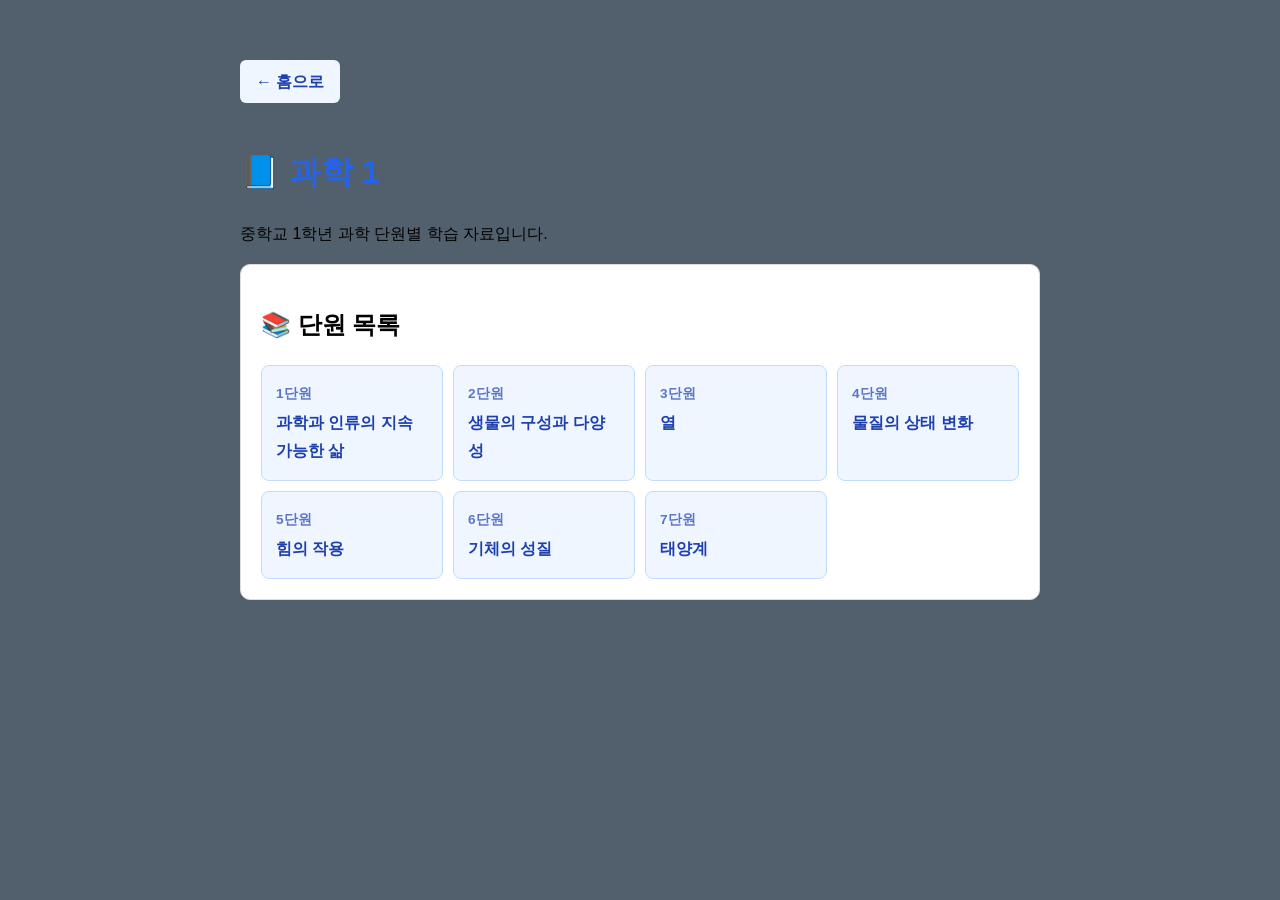
<file: science1.html>
<!DOCTYPE html>
<html lang="ko">
<head>
  <link rel="stylesheet" href="style.css">
  <meta charset="UTF-8">
  <title>중학교 1학년 - 과학1</title>
  <style>
    body {
      font-family: 'Pretendard', sans-serif;
      max-width: 800px;
      margin: 40px auto;
      padding: 20px;
      line-height: 1.7;
      background: #f9fafb;
    }
    h1 { color: #2563eb; }
    .card {
      border: 1px solid #ddd;
      border-radius: 10px;
      padding: 20px;
      margin: 15px 0;
      background: white;
    }
    /* 단원 버튼 스타일 */
    .units {
      display: grid;
      grid-template-columns: repeat(auto-fill, minmax(180px, 1fr));
      gap: 10px;
      margin-top: 12px;
    }
    .unit-btn {
      display: block;
      padding: 16px 14px;
      background: #eff6ff;
      border: 1px solid #bfdbfe;
      border-radius: 8px;
      color: #1e40af;
      text-decoration: none;
      font-weight: 600;
      transition: all 0.2s;
    }
    .unit-btn:hover {
      background: #2563eb;
      color: white;
      transform: translateY(-2px);
      box-shadow: 0 4px 8px rgba(37,99,235,0.2);
    }
    .unit-num {
      display: block;
      font-size: 0.85em;
      opacity: 0.7;
      margin-bottom: 4px;
    }
    /* 홈으로 버튼 */
    .back-btn {
      display: inline-block;
      padding: 8px 16px;
      background: #eff6ff;
      color: #1e40af;
      text-decoration: none;
      border-radius: 6px;
      margin-bottom: 20px;
      font-weight: 600;
    }
    .back-btn:hover { background: #2563eb; color: white; }
  </style>
</head>
<body>
  <a class="back-btn" href="index.html">← 홈으로</a>

  <h1>📘 과학 1</h1>
  <p>중학교 1학년 과학 단원별 학습 자료입니다.</p>

  <div class="card">
    <h2>📚 단원 목록</h2>
    <div class="units">
      <a class="unit-btn" href="s1-unit1.html">
        <span class="unit-num">1단원</span>
        과학과 인류의 지속가능한 삶
      </a>
      <a class="unit-btn" href="s1-unit2.html">
        <span class="unit-num">2단원</span>
        생물의 구성과 다양성
      </a>
      <a class="unit-btn" href="s1-unit3.html">
        <span class="unit-num">3단원</span>
        열
      </a>
      <a class="unit-btn" href="s1-unit4.html">
        <span class="unit-num">4단원</span>
        물질의 상태 변화
      </a>
      <a class="unit-btn" href="s1-unit5.html">
        <span class="unit-num">5단원</span>
        힘의 작용
      </a>
      <a class="unit-btn" href="s1-unit6.html">
        <span class="unit-num">6단원</span>
        기체의 성질
      </a>
      <a class="unit-btn" href="s1-unit7.html">
        <span class="unit-num">7단원</span>
        태양계
      </a>
    </div>
  </div>
</body>
</html>
</file>
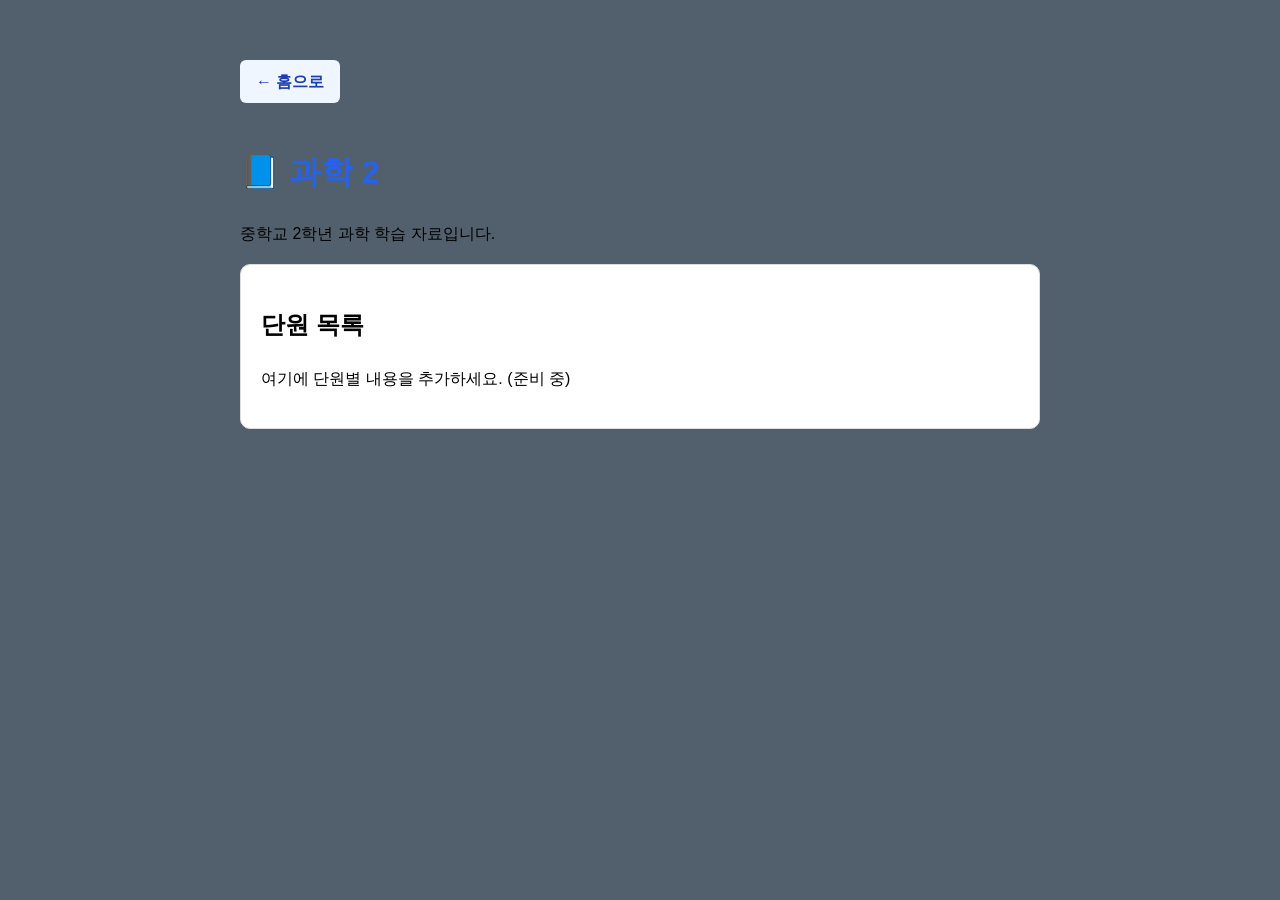
<file: science2.html>
<!DOCTYPE html>
<html lang="ko">
<head>
  <link rel="stylesheet" href="style.css">
  <meta charset="UTF-8">
  <title>중2 - 과학 2</title>
  <style>
    body {
      font-family: 'Pretendard', sans-serif;
      max-width: 800px;
      margin: 40px auto;
      padding: 20px;
      line-height: 1.7;
      background: #f9fafb;
    }
    h1 { color: #2563eb; }
    .card {
      border: 1px solid #ddd;
      border-radius: 10px;
      padding: 20px;
      margin: 15px 0;
      background: white;
    }
    .back-btn {
      display: inline-block;
      padding: 8px 16px;
      background: #eff6ff;
      color: #1e40af;
      text-decoration: none;
      border-radius: 6px;
      margin-bottom: 20px;
      font-weight: 600;
    }
    .back-btn:hover { background: #2563eb; color: white; }
  </style>
</head>
<body>
  <a class="back-btn" href="index.html">← 홈으로</a>

  <h1>📘 과학 2</h1>
  <p>중학교 2학년 과학 학습 자료입니다.</p>

  <div class="card">
    <h2>단원 목록</h2>
    <p>여기에 단원별 내용을 추가하세요. (준비 중)</p>
  </div>
</body>
</html>
</file>
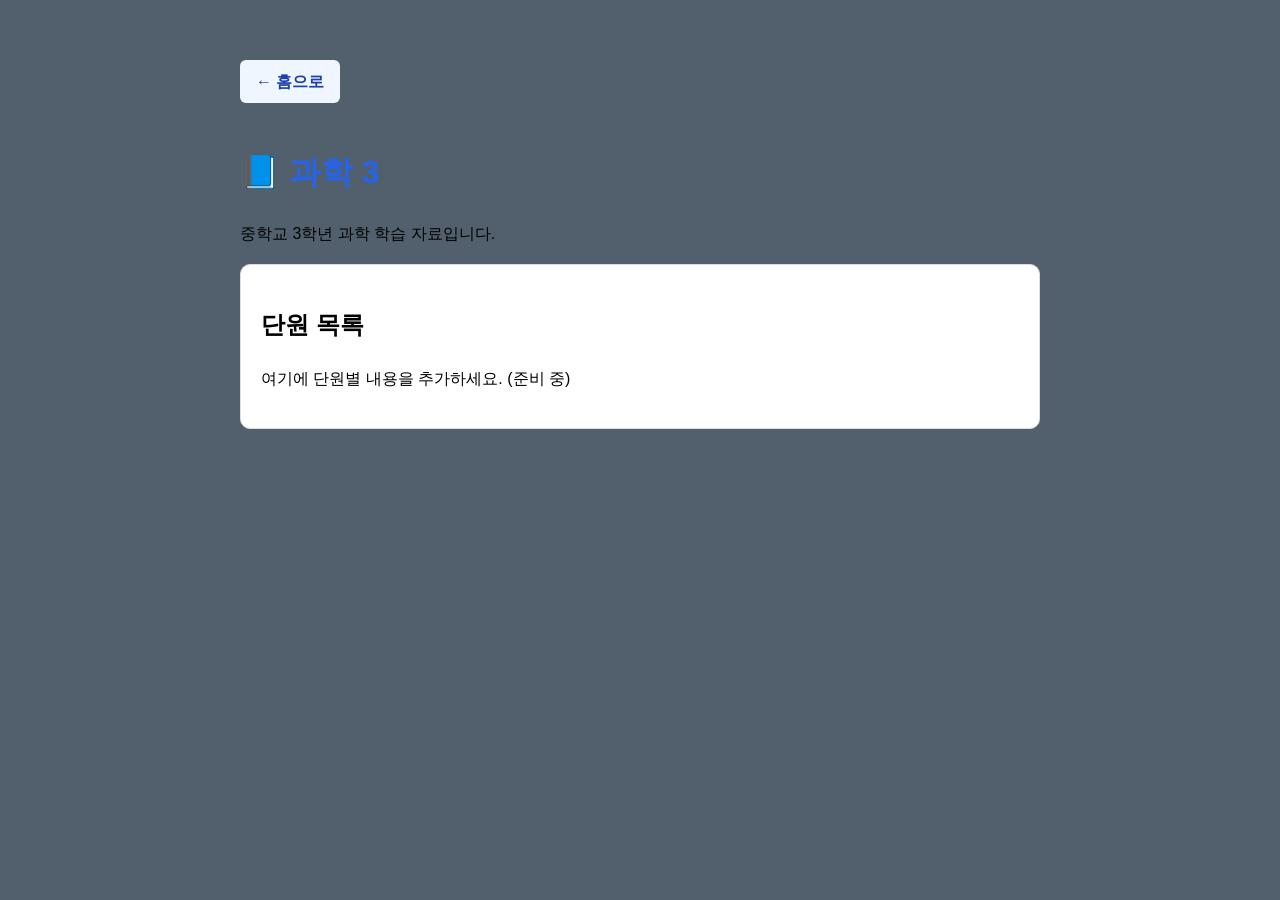
<file: science3.html>
<!DOCTYPE html>
<html lang="ko">
<head>
  <link rel="stylesheet" href="style.css">
  <meta charset="UTF-8">
  <title>중3 - 과학 3</title>
  <style>
    body {
      font-family: 'Pretendard', sans-serif;
      max-width: 800px;
      margin: 40px auto;
      padding: 20px;
      line-height: 1.7;
      background: #f9fafb;
    }
    h1 { color: #2563eb; }
    .card {
      border: 1px solid #ddd;
      border-radius: 10px;
      padding: 20px;
      margin: 15px 0;
      background: white;
    }
    .back-btn {
      display: inline-block;
      padding: 8px 16px;
      background: #eff6ff;
      color: #1e40af;
      text-decoration: none;
      border-radius: 6px;
      margin-bottom: 20px;
      font-weight: 600;
    }
    .back-btn:hover { background: #2563eb; color: white; }
  </style>
</head>
<body>
  <a class="back-btn" href="index.html">← 홈으로</a>

  <h1>📘 과학 3</h1>
  <p>중학교 3학년 과학 학습 자료입니다.</p>

  <div class="card">
    <h2>단원 목록</h2>
    <p>여기에 단원별 내용을 추가하세요. (준비 중)</p>
  </div>
</body>
</html>
</file>
<file: style.css>
body {
  background: #52606d !important;
}
</file>
